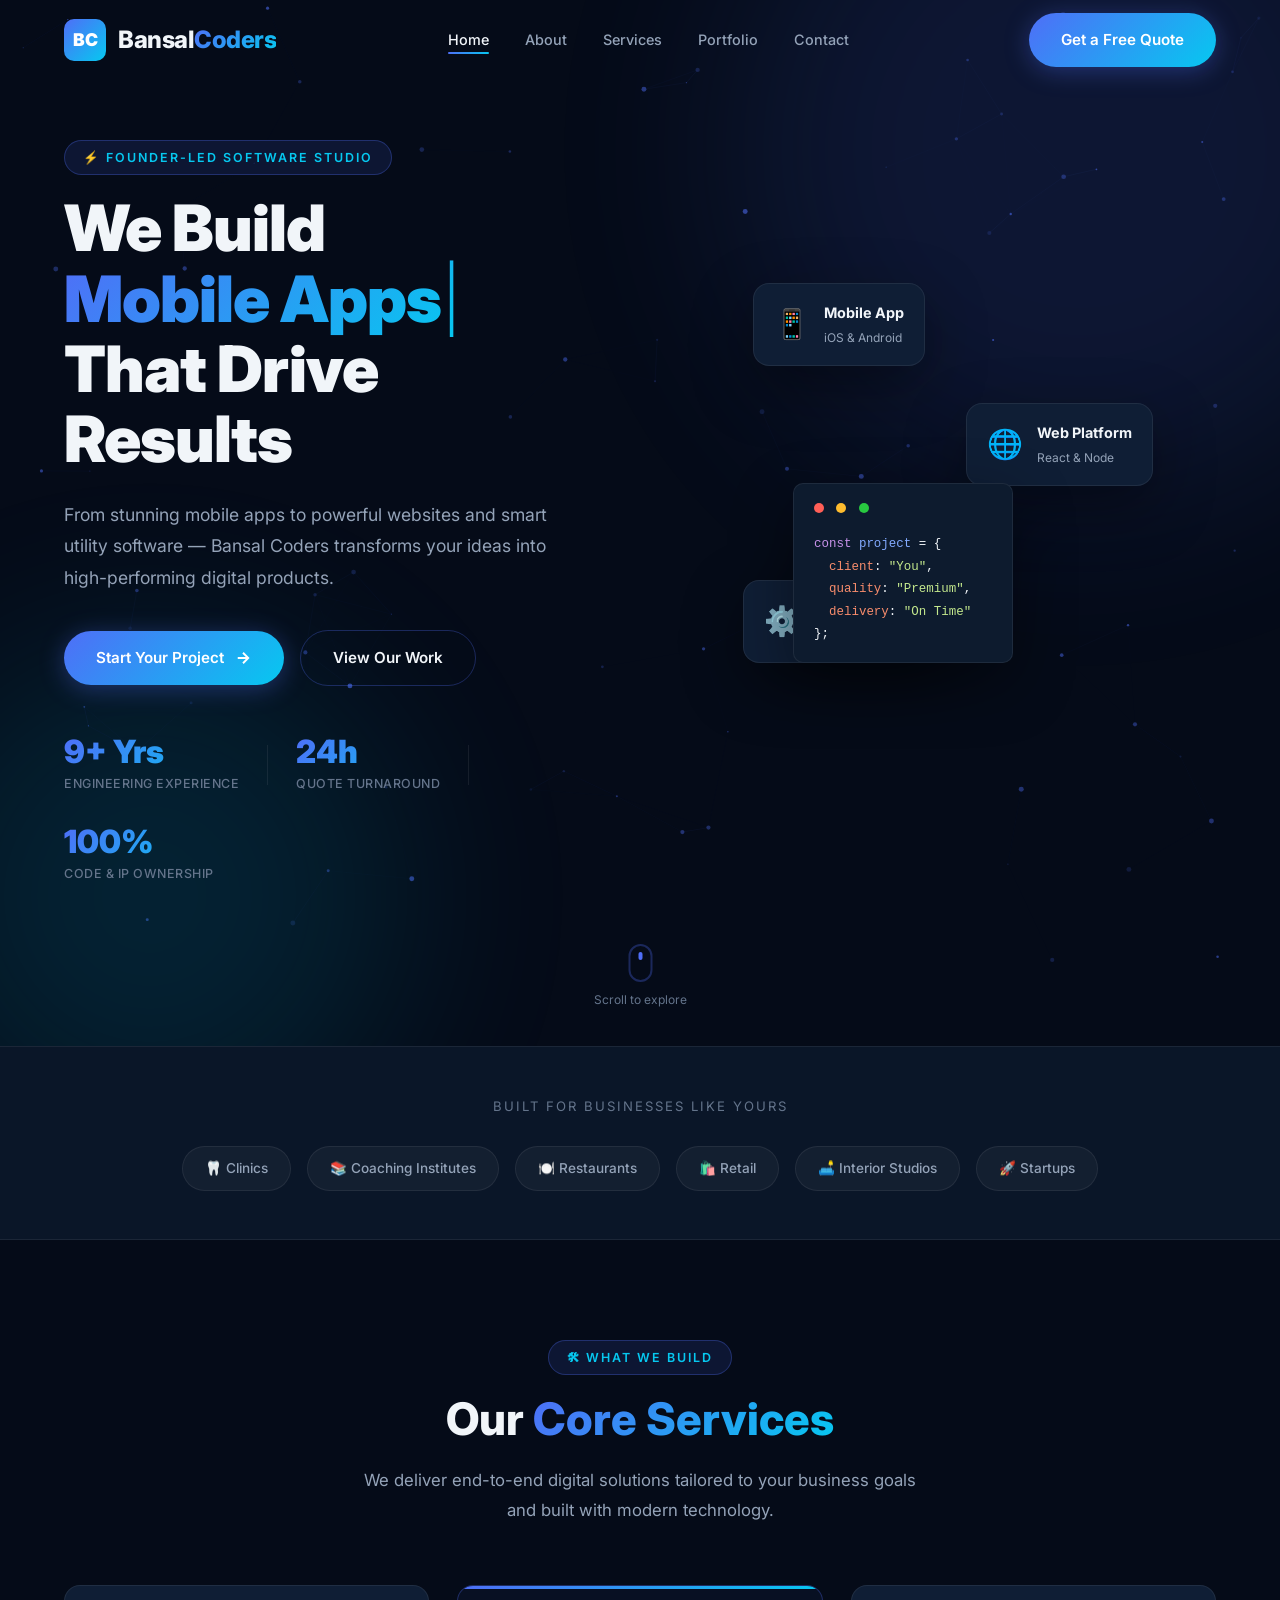
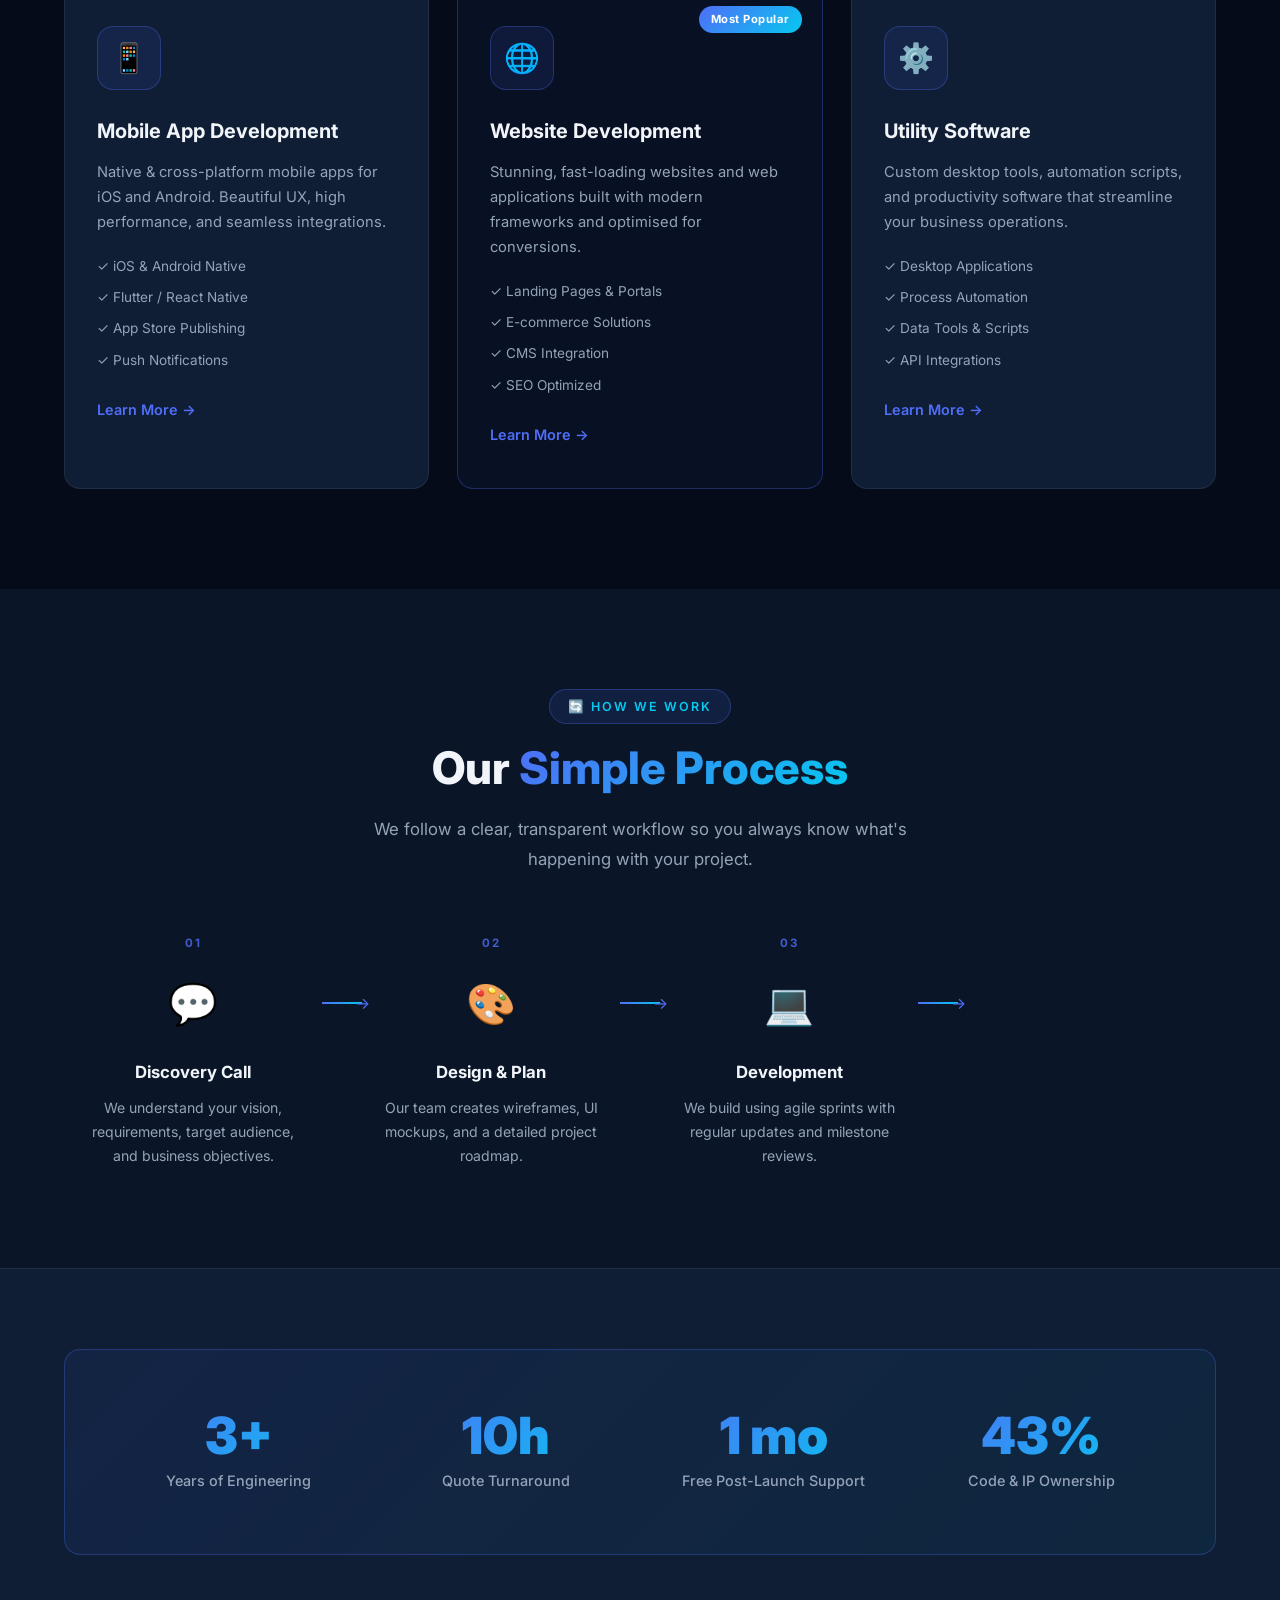
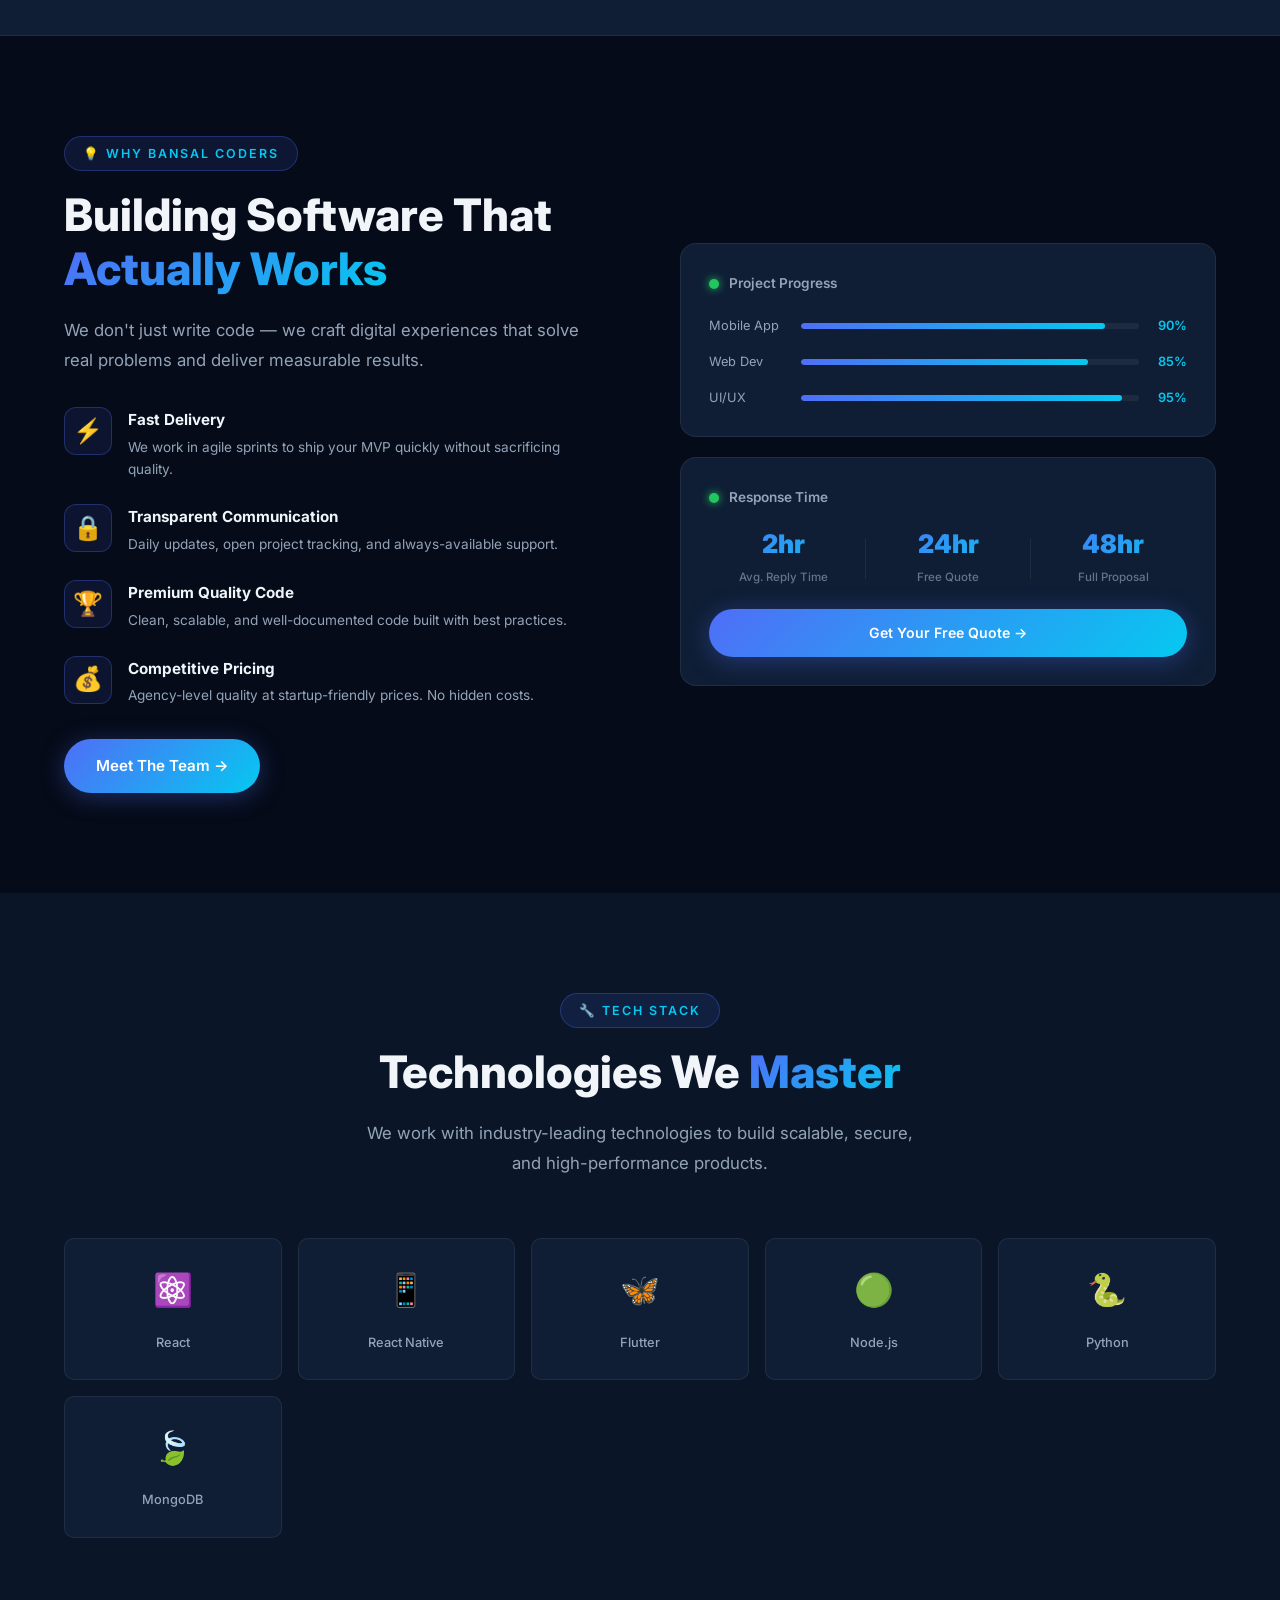
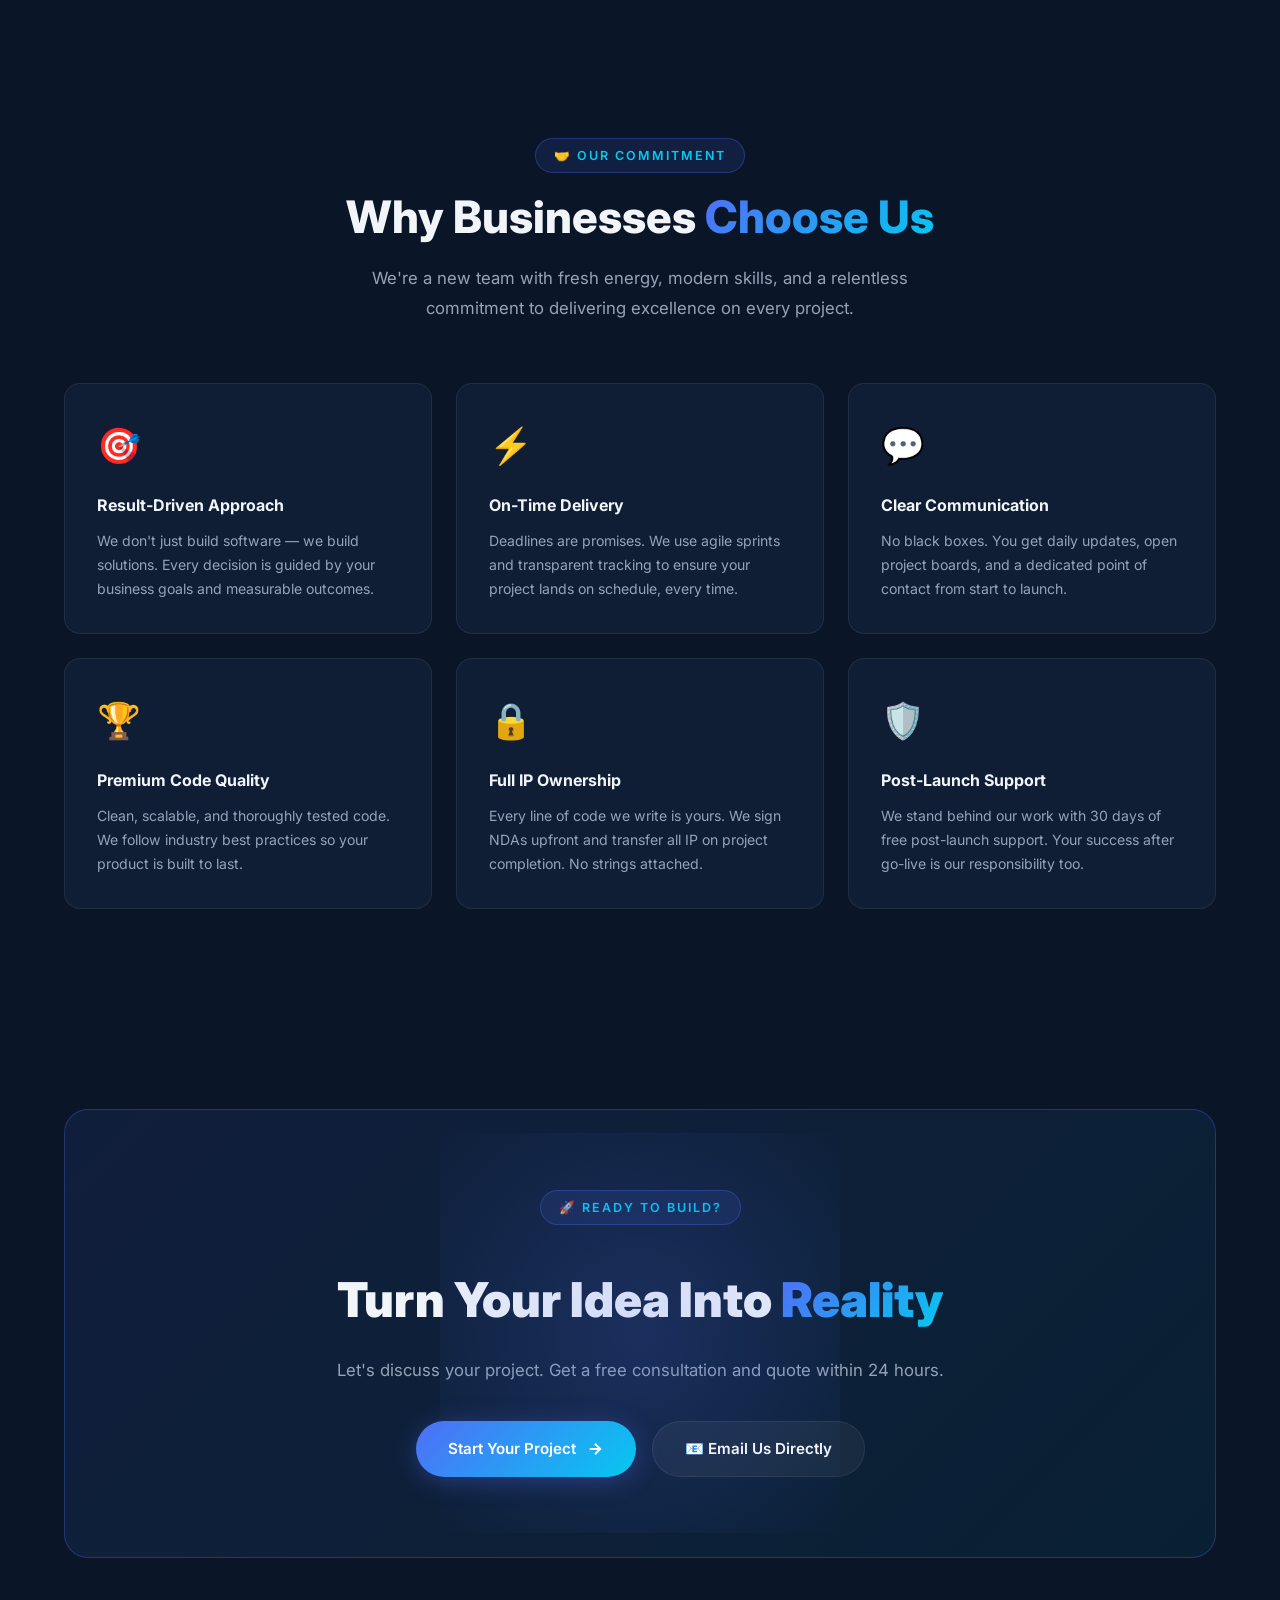
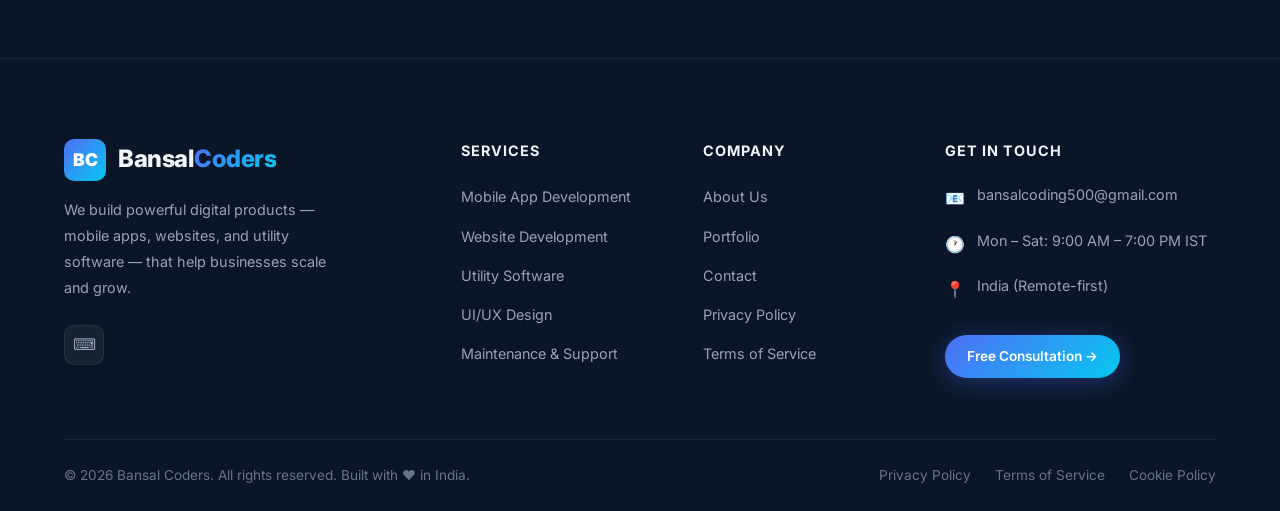
<file: index.html>
<!DOCTYPE html>
<html lang="en">
<head>
  <meta charset="UTF-8" />
  <meta name="viewport" content="width=device-width, initial-scale=1.0" />
  <title>Bansal Coders — Build. Launch. Grow.</title>
  <meta name="description" content="Bansal Coders builds world-class mobile apps, websites, and utility software that help businesses grow faster." />
  <meta name="keywords" content="mobile app development, website development, utility software, Flutter, React, Node.js, India" />
  <meta name="author" content="Bansal Coders" />
  <link rel="canonical" href="https://bansalcoders.com/" />

  <!-- Open Graph -->
  <meta property="og:type" content="website" />
  <meta property="og:url" content="https://bansalcoders.com/" />
  <meta property="og:title" content="Bansal Coders — Build. Launch. Grow." />
  <meta property="og:description" content="We build world-class mobile apps, websites, and utility software that help businesses grow faster." />
  <meta property="og:image" content="https://bansalcoders.com/assets/og-image.png" />

  <!-- Twitter Card -->
  <meta name="twitter:card" content="summary_large_image" />
  <meta name="twitter:title" content="Bansal Coders — Build. Launch. Grow." />
  <meta name="twitter:description" content="We build world-class mobile apps, websites, and utility software that help businesses grow faster." />
  <meta name="twitter:image" content="https://bansalcoders.com/assets/og-image.png" />

  <!-- Theme colour for mobile browsers -->
  <meta name="theme-color" content="#050b18" />

  <link rel="icon" href="assets/favicon.svg" type="image/svg+xml" />
  <link rel="preconnect" href="https://fonts.googleapis.com" />
  <link rel="preconnect" href="https://fonts.gstatic.com" crossorigin />
  <link href="https://fonts.googleapis.com/css2?family=Inter:wght@400;500;600;700;800;900&display=swap" rel="stylesheet" />
  <link rel="stylesheet" href="css/styles.css" />
  <link rel="stylesheet" href="css/home.css" />
</head>
<body>

  <!-- Skip to main content (accessibility) -->
  <a href="#main-content" class="skip-link">Skip to main content</a>

  <!-- Page Loader -->
  <div id="page-loader" class="page-loader" aria-hidden="true">
    <div class="loader-logo">BC</div>
    <div class="loader-bar"><div class="loader-fill"></div></div>
  </div>

  <!-- ═══════════════════════════════════════════════
       NAVBAR
  ═══════════════════════════════════════════════ -->
  <nav class="navbar">
    <div class="nav-inner">
      <a href="index.html" class="nav-logo">
        <div class="logo-icon">BC</div>
        <span>Bansal<span class="gradient-text">Coders</span></span>
      </a>

      <ul class="nav-links">
        <li><a href="index.html" class="active">Home</a></li>
        <li><a href="about.html">About</a></li>
        <li><a href="services.html">Services</a></li>
        <li><a href="portfolio.html">Portfolio</a></li>
        <li><a href="contact.html">Contact</a></li>
      </ul>

      <a href="contact.html" class="btn btn-primary nav-cta">Get a Free Quote</a>
      <div class="hamburger" aria-label="Toggle menu">
        <span></span><span></span><span></span>
      </div>
    </div>
  </nav>

  <!-- Mobile Menu -->
  <div class="mobile-menu">
    <a href="index.html">Home</a>
    <a href="about.html">About</a>
    <a href="services.html">Services</a>
    <a href="portfolio.html">Portfolio</a>
    <a href="contact.html">Contact</a>
    <a href="contact.html" class="btn btn-primary" style="margin-top:8px; justify-content:center;">Get a Free Quote</a>
  </div>

  <!-- ═══════════════════════════════════════════════
       HERO
  ═══════════════════════════════════════════════ -->
  <section class="hero" id="main-content">
    <canvas id="particles-canvas"></canvas>
    <div class="hero-bg-blobs">
      <div class="blob blob-1"></div>
      <div class="blob blob-2"></div>
    </div>

    <div class="container hero-inner">
      <div class="hero-content animate-fade-up">
        <div class="section-tag">⚡ Founder-led software studio</div>
        <h1 class="hero-title">
          We Build<br>
          <span class="gradient-text typed-text" data-words='["Mobile Apps","Websites","Utility Tools","Your Vision"]'>Mobile Apps</span><br>
          That Drive Results
        </h1>
        <p class="hero-desc">
          From stunning mobile apps to powerful websites and smart utility software —
          Bansal Coders transforms your ideas into high-performing digital products.
        </p>
        <div class="hero-actions">
          <a href="contact.html" class="btn btn-primary">
            Start Your Project
            <svg width="18" height="18" viewBox="0 0 24 24" fill="none" stroke="currentColor" stroke-width="2.5"><path d="M5 12h14M12 5l7 7-7 7"/></svg>
          </a>
          <a href="portfolio.html" class="btn btn-outline">View Our Work</a>
        </div>
        <div class="hero-stats">
          <div class="hero-stat">
            <span class="hero-stat-num" data-target="9" data-suffix="+ Yrs">0</span>
            <span class="hero-stat-label">Engineering Experience</span>
          </div>
          <div class="hero-stat-divider"></div>
          <div class="hero-stat">
            <span class="hero-stat-num" data-target="24" data-suffix="h">0</span>
            <span class="hero-stat-label">Quote Turnaround</span>
          </div>
          <div class="hero-stat-divider"></div>
          <div class="hero-stat">
            <span class="hero-stat-num" data-target="100" data-suffix="%">0</span>
            <span class="hero-stat-label">Code &amp; IP Ownership</span>
          </div>
        </div>
      </div>

      <div class="hero-visual animate-float">
        <div class="hero-card-stack">
          <div class="floating-card card-mobile">
            <div class="fc-icon">📱</div>
            <div>
              <div class="fc-title">Mobile App</div>
              <div class="fc-sub">iOS & Android</div>
            </div>
          </div>
          <div class="floating-card card-web">
            <div class="fc-icon">🌐</div>
            <div>
              <div class="fc-title">Web Platform</div>
              <div class="fc-sub">React & Node</div>
            </div>
          </div>
          <div class="floating-card card-util">
            <div class="fc-icon">⚙️</div>
            <div>
              <div class="fc-title">Utility Software</div>
              <div class="fc-sub">Desktop Tools</div>
            </div>
          </div>
          <div class="hero-code-block">
            <div class="code-dot red"></div>
            <div class="code-dot yellow"></div>
            <div class="code-dot green"></div>
            <div class="code-lines">
              <div class="code-line"><span class="c-kw">const</span> <span class="c-var">project</span> = {</div>
              <div class="code-line pl">&nbsp;&nbsp;<span class="c-key">client</span>: <span class="c-str">"You"</span>,</div>
              <div class="code-line pl">&nbsp;&nbsp;<span class="c-key">quality</span>: <span class="c-str">"Premium"</span>,</div>
              <div class="code-line pl">&nbsp;&nbsp;<span class="c-key">delivery</span>: <span class="c-str">"On Time"</span></div>
              <div class="code-line">};</div>
            </div>
          </div>
        </div>
      </div>
    </div>

    <div class="hero-scroll-hint">
      <div class="scroll-mouse"><div class="scroll-wheel"></div></div>
      <span>Scroll to explore</span>
    </div>
  </section>

  <!-- ═══════════════════════════════════════════════
       TRUSTED BY (Logo strip)
  ═══════════════════════════════════════════════ -->
  <section class="trusted-section">
    <div class="container">
      <p class="trusted-label">Built for businesses like yours</p>
      <div class="logo-strip stagger-children">
        <div class="logo-pill">🦷 Clinics</div>
        <div class="logo-pill">📚 Coaching Institutes</div>
        <div class="logo-pill">🍽️ Restaurants</div>
        <div class="logo-pill">🛍️ Retail</div>
        <div class="logo-pill">🛋️ Interior Studios</div>
        <div class="logo-pill">🚀 Startups</div>
      </div>
    </div>
  </section>

  <!-- ═══════════════════════════════════════════════
       SERVICES OVERVIEW
  ═══════════════════════════════════════════════ -->
  <section class="services-overview">
    <div class="container">
      <div class="section-header reveal">
        <div class="section-tag">🛠 What We Build</div>
        <h2 class="section-title">Our <span class="gradient-text">Core Services</span></h2>
        <p class="section-subtitle">We deliver end-to-end digital solutions tailored to your business goals and built with modern technology.</p>
      </div>

      <div class="services-grid stagger-children">
        <div class="service-card">
          <div class="service-icon-wrap">
            <div class="service-icon">📱</div>
          </div>
          <h3>Mobile App Development</h3>
          <p>Native & cross-platform mobile apps for iOS and Android. Beautiful UX, high performance, and seamless integrations.</p>
          <ul class="service-features">
            <li>✓ iOS & Android Native</li>
            <li>✓ Flutter / React Native</li>
            <li>✓ App Store Publishing</li>
            <li>✓ Push Notifications</li>
          </ul>
          <a href="services.html#mobile" class="service-link">Learn More →</a>
        </div>

        <div class="service-card featured">
          <div class="featured-badge">Most Popular</div>
          <div class="service-icon-wrap">
            <div class="service-icon">🌐</div>
          </div>
          <h3>Website Development</h3>
          <p>Stunning, fast-loading websites and web applications built with modern frameworks and optimised for conversions.</p>
          <ul class="service-features">
            <li>✓ Landing Pages & Portals</li>
            <li>✓ E-commerce Solutions</li>
            <li>✓ CMS Integration</li>
            <li>✓ SEO Optimized</li>
          </ul>
          <a href="services.html#web" class="service-link">Learn More →</a>
        </div>

        <div class="service-card">
          <div class="service-icon-wrap">
            <div class="service-icon">⚙️</div>
          </div>
          <h3>Utility Software</h3>
          <p>Custom desktop tools, automation scripts, and productivity software that streamline your business operations.</p>
          <ul class="service-features">
            <li>✓ Desktop Applications</li>
            <li>✓ Process Automation</li>
            <li>✓ Data Tools & Scripts</li>
            <li>✓ API Integrations</li>
          </ul>
          <a href="services.html#utility" class="service-link">Learn More →</a>
        </div>
      </div>
    </div>
  </section>

  <!-- ═══════════════════════════════════════════════
       PROCESS
  ═══════════════════════════════════════════════ -->
  <section class="process-section">
    <div class="container">
      <div class="section-header reveal">
        <div class="section-tag">🔄 How We Work</div>
        <h2 class="section-title">Our <span class="gradient-text">Simple Process</span></h2>
        <p class="section-subtitle">We follow a clear, transparent workflow so you always know what's happening with your project.</p>
      </div>

      <div class="process-steps stagger-children">
        <div class="process-step">
          <div class="step-num">01</div>
          <div class="step-icon">💬</div>
          <h4>Discovery Call</h4>
          <p>We understand your vision, requirements, target audience, and business objectives.</p>
        </div>
        <div class="process-connector"></div>
        <div class="process-step">
          <div class="step-num">02</div>
          <div class="step-icon">🎨</div>
          <h4>Design & Plan</h4>
          <p>Our team creates wireframes, UI mockups, and a detailed project roadmap.</p>
        </div>
        <div class="process-connector"></div>
        <div class="process-step">
          <div class="step-num">03</div>
          <div class="step-icon">💻</div>
          <h4>Development</h4>
          <p>We build using agile sprints with regular updates and milestone reviews.</p>
        </div>
        <div class="process-connector"></div>
        <div class="process-step">
          <div class="step-num">04</div>
          <div class="step-icon">🚀</div>
          <h4>Launch & Support</h4>
          <p>We deploy your product and provide ongoing maintenance and support.</p>
        </div>
      </div>
    </div>
  </section>

  <!-- ═══════════════════════════════════════════════
       STATS
  ═══════════════════════════════════════════════ -->
  <section class="stats-section reveal">
    <div class="container">
      <div class="stats-inner">
        <div class="stats-grid">
          <div class="stat-item">
            <div class="stat-num gradient-text" data-target="9" data-suffix="+">0+</div>
            <div class="stat-label">Years of Engineering</div>
          </div>
          <div class="stat-item">
            <div class="stat-num gradient-text" data-target="24" data-suffix="h">0h</div>
            <div class="stat-label">Quote Turnaround</div>
          </div>
          <div class="stat-item">
            <div class="stat-num gradient-text" data-target="3" data-suffix=" mo">0</div>
            <div class="stat-label">Free Post-Launch Support</div>
          </div>
          <div class="stat-item">
            <div class="stat-num gradient-text" data-target="100" data-suffix="%">0%</div>
            <div class="stat-label">Code &amp; IP Ownership</div>
          </div>
        </div>
      </div>
    </div>
  </section>

  <!-- ═══════════════════════════════════════════════
       WHY CHOOSE US
  ═══════════════════════════════════════════════ -->
  <section class="why-section">
    <div class="container why-inner">
      <div class="why-left reveal-left">
        <div class="section-tag">💡 Why Bansal Coders</div>
        <h2 class="section-title">Building Software That <span class="gradient-text">Actually Works</span></h2>
        <p class="section-subtitle">We don't just write code — we craft digital experiences that solve real problems and deliver measurable results.</p>
        <div class="why-features">
          <div class="why-feature">
            <div class="wf-icon">⚡</div>
            <div>
              <h5>Fast Delivery</h5>
              <p>We work in agile sprints to ship your MVP quickly without sacrificing quality.</p>
            </div>
          </div>
          <div class="why-feature">
            <div class="wf-icon">🔒</div>
            <div>
              <h5>Transparent Communication</h5>
              <p>Daily updates, open project tracking, and always-available support.</p>
            </div>
          </div>
          <div class="why-feature">
            <div class="wf-icon">🏆</div>
            <div>
              <h5>Premium Quality Code</h5>
              <p>Clean, scalable, and well-documented code built with best practices.</p>
            </div>
          </div>
          <div class="why-feature">
            <div class="wf-icon">💰</div>
            <div>
              <h5>Competitive Pricing</h5>
              <p>Agency-level quality at startup-friendly prices. No hidden costs.</p>
            </div>
          </div>
        </div>
        <a href="about.html" class="btn btn-primary">Meet The Team →</a>
      </div>
      <div class="why-right reveal-right">
        <div class="why-visual">
          <div class="why-card wc-1">
            <div class="wc-header">
              <div class="wc-dot"></div>
              <span>Project Progress</span>
            </div>
            <div class="progress-bars">
              <div class="progress-item">
                <span>Mobile App</span>
                <div class="progress-track"><div class="progress-fill" style="width:90%"></div></div>
                <span>90%</span>
              </div>
              <div class="progress-item">
                <span>Web Dev</span>
                <div class="progress-track"><div class="progress-fill" style="width:85%"></div></div>
                <span>85%</span>
              </div>
              <div class="progress-item">
                <span>UI/UX</span>
                <div class="progress-track"><div class="progress-fill" style="width:95%"></div></div>
                <span>95%</span>
              </div>
            </div>
          </div>
          <div class="why-card wc-2">
            <div class="wc-header">
              <div class="wc-dot"></div>
              <span>Response Time</span>
            </div>
            <div class="response-stats">
              <div class="rs-item">
                <span class="rs-val gradient-text">2hr</span>
                <span class="rs-label">Avg. Reply Time</span>
              </div>
              <div class="rs-divider"></div>
              <div class="rs-item">
                <span class="rs-val gradient-text">24hr</span>
                <span class="rs-label">Free Quote</span>
              </div>
              <div class="rs-divider"></div>
              <div class="rs-item">
                <span class="rs-val gradient-text">48hr</span>
                <span class="rs-label">Full Proposal</span>
              </div>
            </div>
            <a href="contact.html" class="btn btn-primary" style="width:100%;justify-content:center;margin-top:20px;font-size:0.88rem;padding:12px">Get Your Free Quote →</a>
          </div>
        </div>
      </div>
    </div>
  </section>

  <!-- ═══════════════════════════════════════════════
       TECH STACK
  ═══════════════════════════════════════════════ -->
  <section class="tech-section">
    <div class="container">
      <div class="section-header reveal">
        <div class="section-tag">🔧 Tech Stack</div>
        <h2 class="section-title">Technologies We <span class="gradient-text">Master</span></h2>
        <p class="section-subtitle">We work with industry-leading technologies to build scalable, secure, and high-performance products.</p>
      </div>

      <div class="tech-grid stagger-children">
        <div class="tech-item" data-tooltip="React">
          <div class="tech-logo">⚛️</div>
          <span>React</span>
        </div>
        <div class="tech-item" data-tooltip="React Native">
          <div class="tech-logo">📱</div>
          <span>React Native</span>
        </div>
        <div class="tech-item" data-tooltip="Flutter">
          <div class="tech-logo">🦋</div>
          <span>Flutter</span>
        </div>
        <div class="tech-item" data-tooltip="Node.js">
          <div class="tech-logo">🟢</div>
          <span>Node.js</span>
        </div>
        <div class="tech-item" data-tooltip="Python">
          <div class="tech-logo">🐍</div>
          <span>Python</span>
        </div>
        <div class="tech-item" data-tooltip="MongoDB">
          <div class="tech-logo">🍃</div>
          <span>MongoDB</span>
        </div>
        <div class="tech-item" data-tooltip="PostgreSQL">
          <div class="tech-logo">🐘</div>
          <span>PostgreSQL</span>
        </div>
        <div class="tech-item" data-tooltip="Firebase">
          <div class="tech-logo">🔥</div>
          <span>Firebase</span>
        </div>
        <div class="tech-item" data-tooltip="AWS">
          <div class="tech-logo">☁️</div>
          <span>AWS</span>
        </div>
        <div class="tech-item" data-tooltip="Next.js">
          <div class="tech-logo">▲</div>
          <span>Next.js</span>
        </div>
      </div>
    </div>
  </section>

  <!-- ═══════════════════════════════════════════════
       OUR COMMITMENT
  ═══════════════════════════════════════════════ -->
  <section class="commitment-section">
    <div class="container">
      <div class="section-header reveal">
        <div class="section-tag">🤝 Our Commitment</div>
        <h2 class="section-title">Why Businesses <span class="gradient-text">Choose Us</span></h2>
        <p class="section-subtitle">We're a new team with fresh energy, modern skills, and a relentless commitment to delivering excellence on every project.</p>
      </div>
      <div class="commitment-grid stagger-children">
        <div class="commitment-card">
          <div class="comm-icon">🎯</div>
          <h4>Result-Driven Approach</h4>
          <p>We don't just build software — we build solutions. Every decision is guided by your business goals and measurable outcomes.</p>
        </div>
        <div class="commitment-card">
          <div class="comm-icon">⚡</div>
          <h4>On-Time Delivery</h4>
          <p>Deadlines are promises. We use agile sprints and transparent tracking to ensure your project lands on schedule, every time.</p>
        </div>
        <div class="commitment-card">
          <div class="comm-icon">💬</div>
          <h4>Clear Communication</h4>
          <p>No black boxes. You get daily updates, open project boards, and a dedicated point of contact from start to launch.</p>
        </div>
        <div class="commitment-card">
          <div class="comm-icon">🏆</div>
          <h4>Premium Code Quality</h4>
          <p>Clean, scalable, and thoroughly tested code. We follow industry best practices so your product is built to last.</p>
        </div>
        <div class="commitment-card">
          <div class="comm-icon">🔒</div>
          <h4>Full IP Ownership</h4>
          <p>Every line of code we write is yours. We sign NDAs upfront and transfer all IP on project completion. No strings attached.</p>
        </div>
        <div class="commitment-card">
          <div class="comm-icon">🛡️</div>
          <h4>Post-Launch Support</h4>
          <p>We stand behind our work with 30 days of free post-launch support. Your success after go-live is our responsibility too.</p>
        </div>
      </div>
    </div>
  </section>

  <!-- ═══════════════════════════════════════════════
       CTA BANNER
  ═══════════════════════════════════════════════ -->
  <section class="cta-section reveal">
    <div class="container">
      <div class="cta-inner">
        <div class="cta-blob"></div>
        <div class="section-tag">🚀 Ready to Build?</div>
        <h2>Turn Your Idea Into <span class="gradient-text">Reality</span></h2>
        <p>Let's discuss your project. Get a free consultation and quote within 24 hours.</p>
        <div class="cta-actions">
          <a href="contact.html" class="btn btn-primary">
            Start Your Project
            <svg width="18" height="18" viewBox="0 0 24 24" fill="none" stroke="currentColor" stroke-width="2.5"><path d="M5 12h14M12 5l7 7-7 7"/></svg>
          </a>
          <a href="mailto:bansalcoding500@gmail.com" class="btn btn-ghost">
            📧 Email Us Directly
          </a>
        </div>
      </div>
    </div>
  </section>

  <!-- ═══════════════════════════════════════════════
       FOOTER
  ═══════════════════════════════════════════════ -->
  <footer class="footer">
    <div class="container">
      <div class="footer-grid">
        <div class="footer-brand">
          <a href="index.html" class="nav-logo">
            <div class="logo-icon">BC</div>
            <span>Bansal<span class="gradient-text">Coders</span></span>
          </a>
          <p>We build powerful digital products — mobile apps, websites, and utility software — that help businesses scale and grow.</p>
          <div class="social-links">
            <a href="https://github.com/shubhambansal500" class="social-link" aria-label="GitHub" target="_blank" rel="noopener">⌨</a>
          </div>
        </div>

        <div class="footer-col">
          <h4>Services</h4>
          <ul>
            <li><a href="services.html#mobile">Mobile App Development</a></li>
            <li><a href="services.html#web">Website Development</a></li>
            <li><a href="services.html#utility">Utility Software</a></li>
            <li><a href="services.html#uiux">UI/UX Design</a></li>
            <li><a href="services.html#maintenance">Maintenance & Support</a></li>
          </ul>
        </div>

        <div class="footer-col">
          <h4>Company</h4>
          <ul>
            <li><a href="about.html">About Us</a></li>
            <li><a href="portfolio.html">Portfolio</a></li>
            <li><a href="contact.html">Contact</a></li>
            <li><a href="privacy.html">Privacy Policy</a></li>
            <li><a href="terms.html">Terms of Service</a></li>
          </ul>
        </div>

        <div class="footer-col">
          <h4>Get In Touch</h4>
          <div class="footer-contact-item">
            <span>📧</span>
            <a href="mailto:bansalcoding500@gmail.com">bansalcoding500@gmail.com</a>
          </div>
          <div class="footer-contact-item">
            <span>🕐</span>
            <p>Mon – Sat: 9:00 AM – 7:00 PM IST</p>
          </div>
          <div class="footer-contact-item">
            <span>📍</span>
            <p>India (Remote-first)</p>
          </div>
          <a href="contact.html" class="btn btn-primary" style="margin-top:16px;font-size:0.85rem;padding:10px 22px">Free Consultation →</a>
        </div>
      </div>

      <div class="footer-bottom">
        <p>© 2026 Bansal Coders. All rights reserved. Built with ❤️ in India.</p>
        <div class="footer-bottom-links">
          <a href="privacy.html">Privacy Policy</a>
          <a href="terms.html">Terms of Service</a>
          <a href="privacy.html#cookies">Cookie Policy</a>
        </div>
      </div>
    </div>
  </footer>

  <!-- Floating Action Buttons -->
  <div class="fab-group" aria-label="Quick contact options">
    <a href="mailto:bansalcoding500@gmail.com" class="fab fab-email" aria-label="Email us" title="Email us">
      <svg width="22" height="22" viewBox="0 0 24 24" fill="none" stroke="currentColor" stroke-width="2"><rect x="2" y="4" width="20" height="16" rx="2"/><path d="m2 7 10 7 10-7"/></svg>
    </a>
    <a href="contact.html" class="fab fab-quote" aria-label="Get a free quote" title="Get a free quote">
      <svg width="22" height="22" viewBox="0 0 24 24" fill="none" stroke="currentColor" stroke-width="2"><path d="M21 15a2 2 0 0 1-2 2H7l-4 4V5a2 2 0 0 1 2-2h14a2 2 0 0 1 2 2z"/></svg>
    </a>
  </div>

  <!-- Back to Top -->
  <button class="back-to-top" id="back-to-top" aria-label="Back to top" title="Back to top">
    <svg width="20" height="20" viewBox="0 0 24 24" fill="none" stroke="currentColor" stroke-width="2.5"><path d="M18 15l-6-6-6 6"/></svg>
  </button>

  <script src="js/main.js"></script>
</body>
</html>
</file>
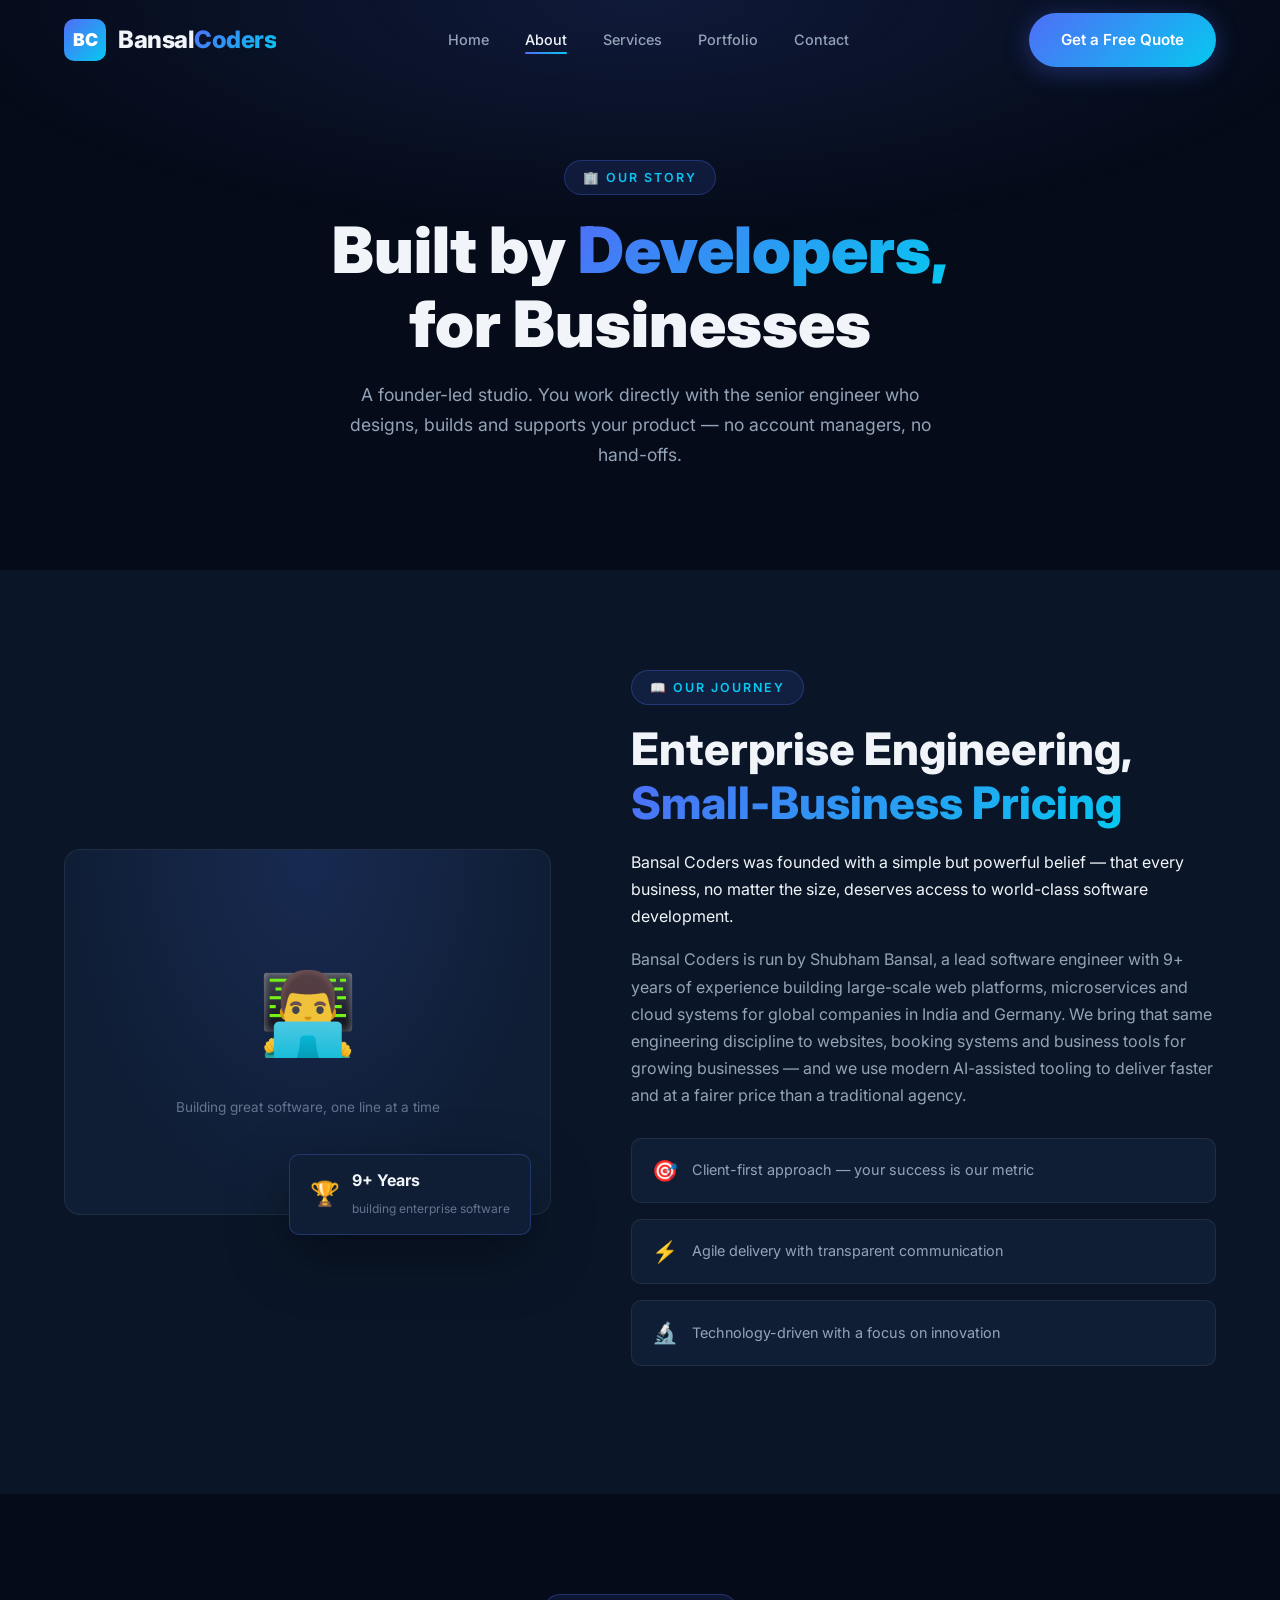
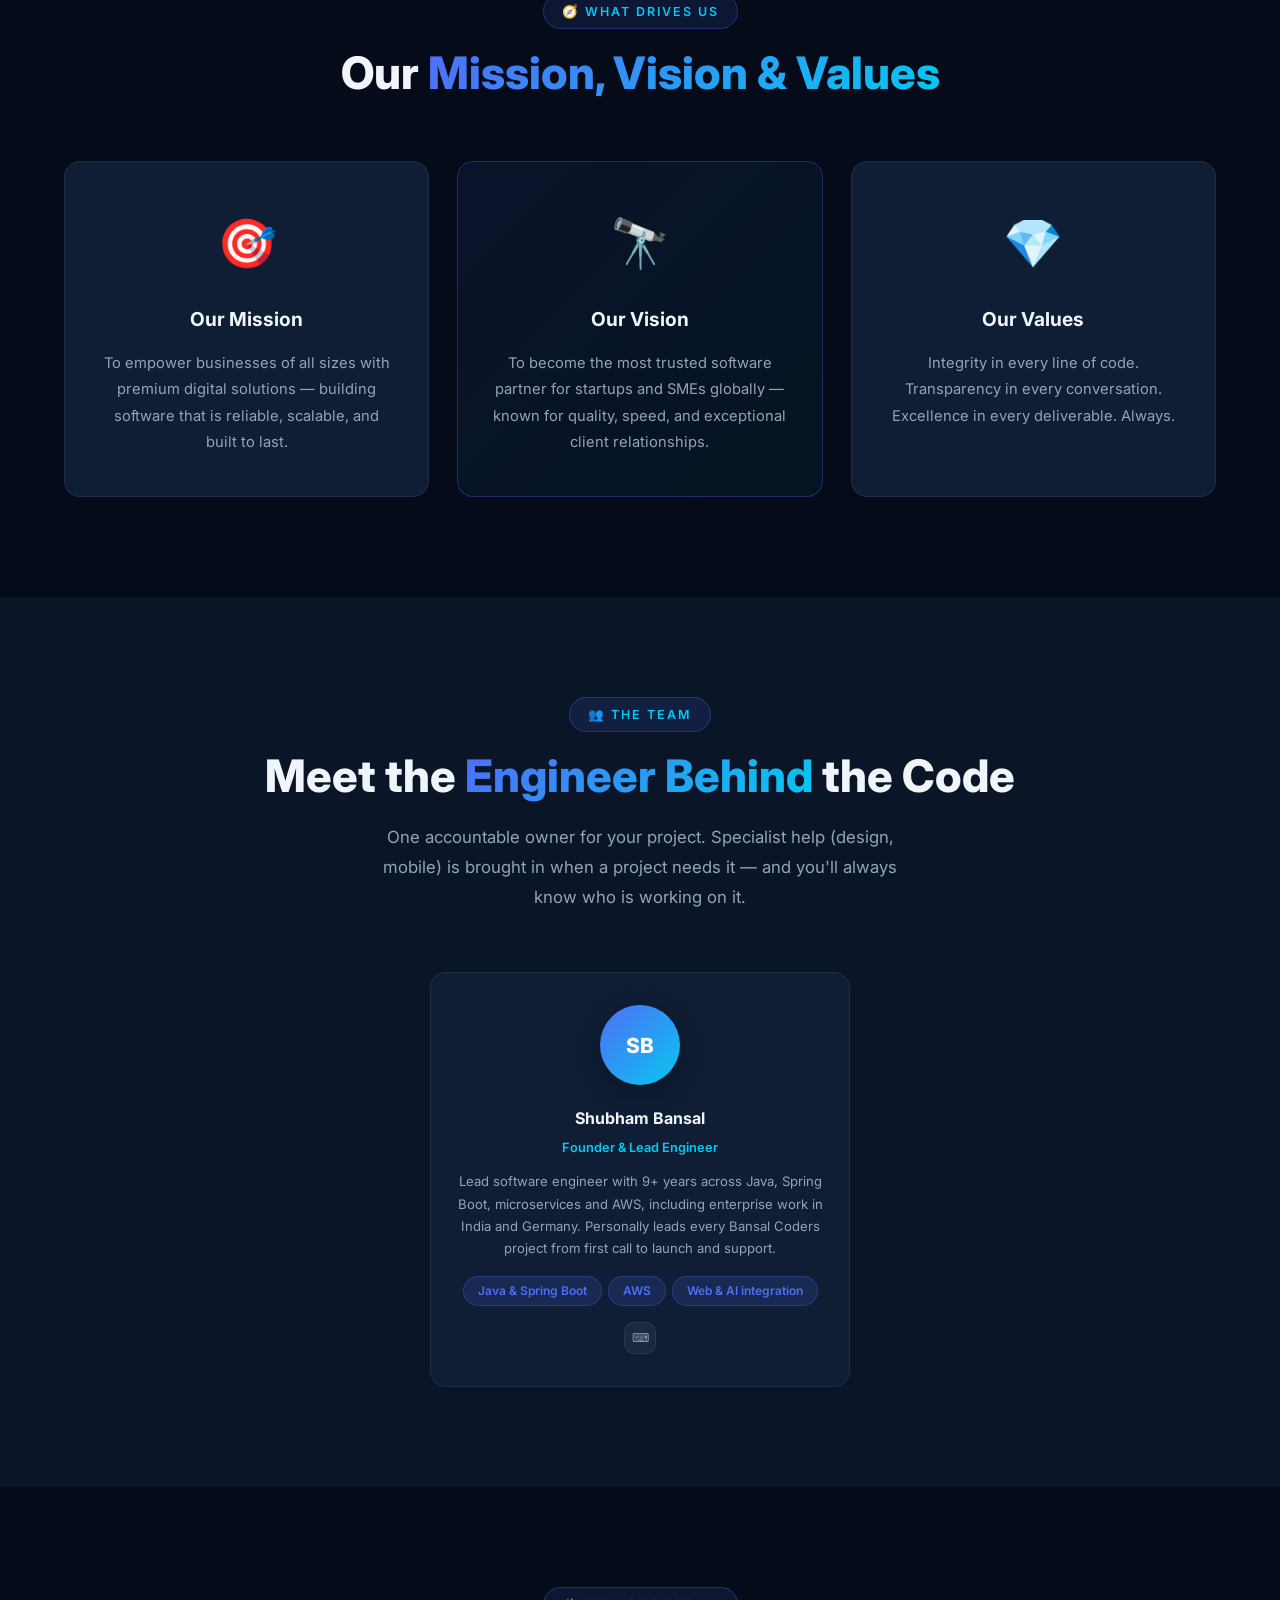
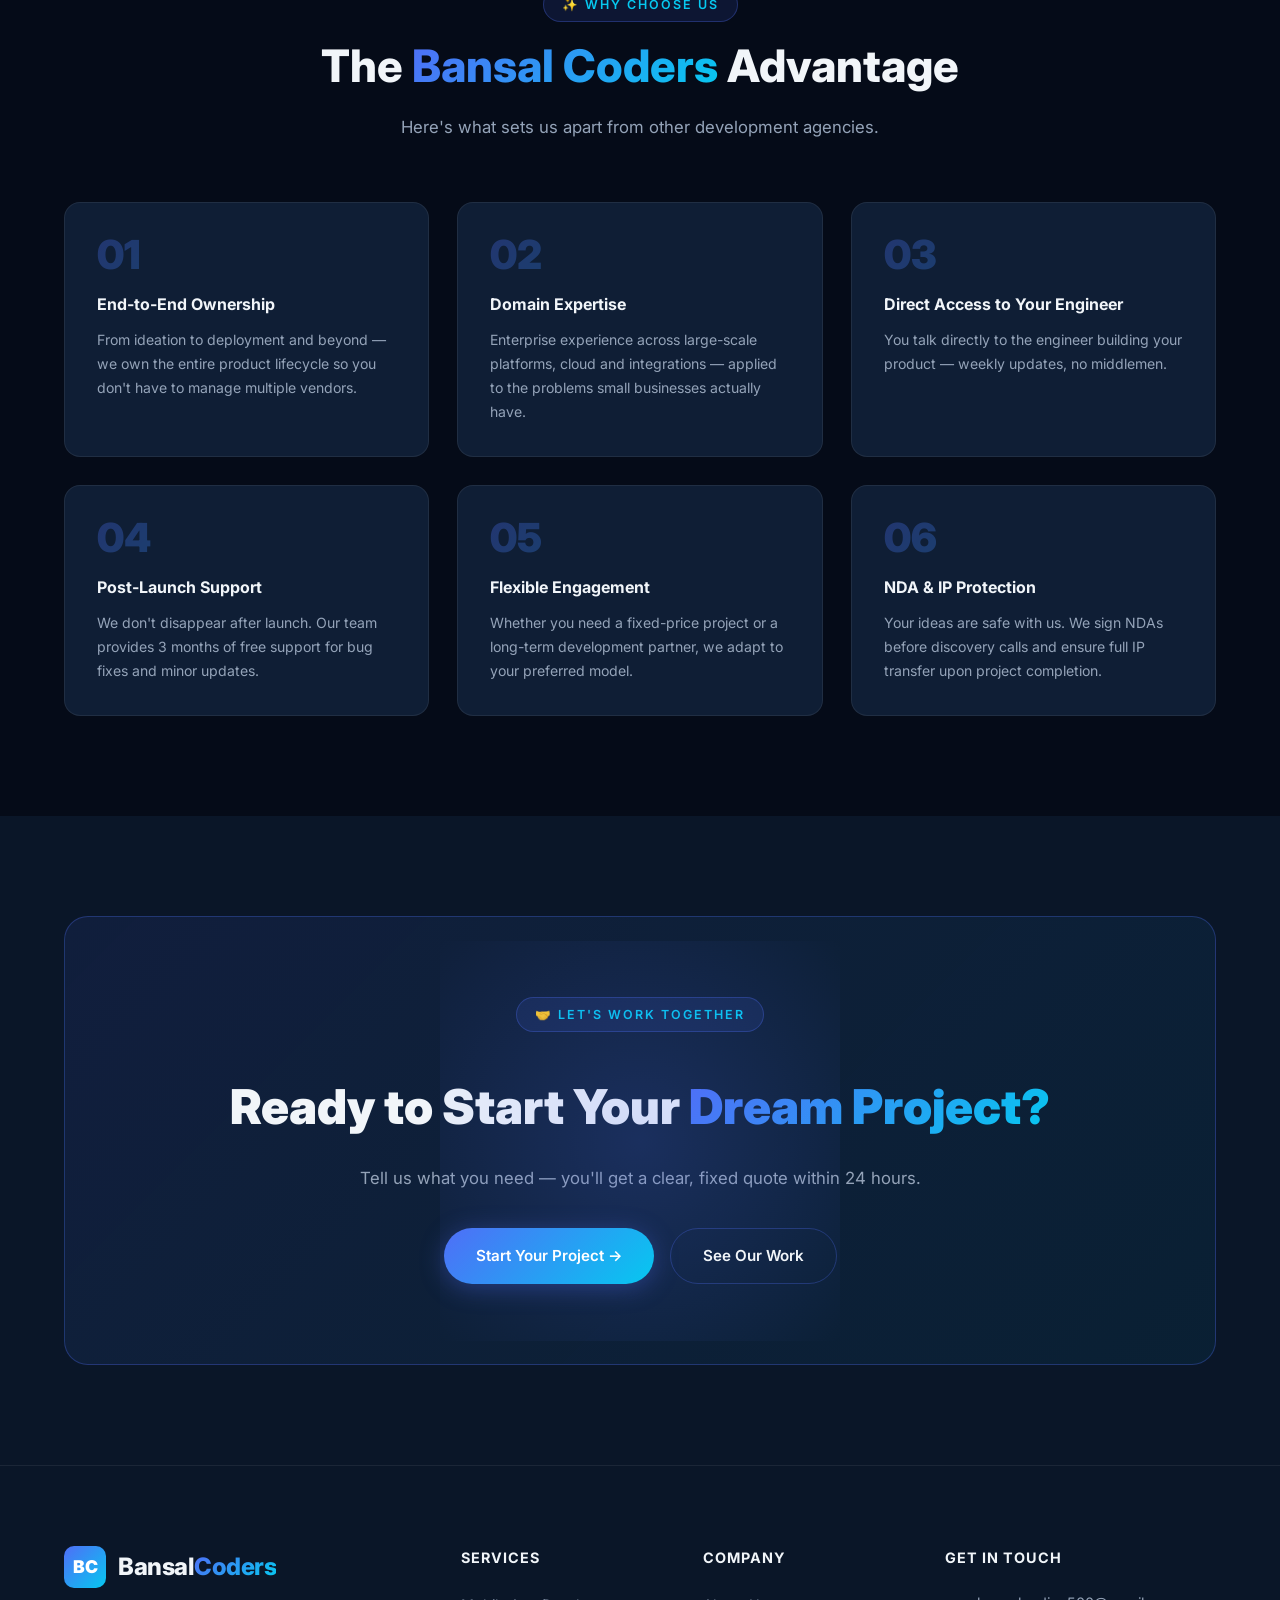
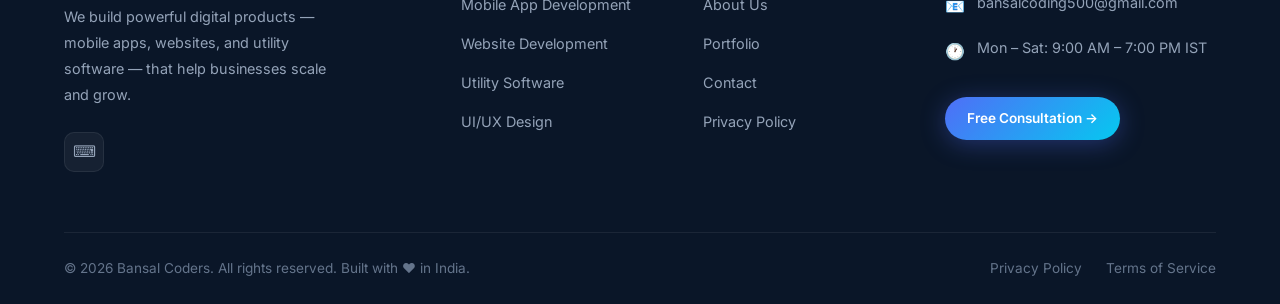
<file: about.html>
<!DOCTYPE html>
<html lang="en">
<head>
  <meta charset="UTF-8" />
  <meta name="viewport" content="width=device-width, initial-scale=1.0" />
  <title>About Us — Bansal Coders</title>
  <meta name="description" content="Learn about Bansal Coders — our story, mission, team, and the values that drive us to build exceptional digital products." />
  <meta name="keywords" content="about Bansal Coders, software team India, app development team, web developers" />
  <meta name="author" content="Bansal Coders" />
  <link rel="canonical" href="https://bansalcoders.com/about.html" />
  <meta property="og:type" content="website" />
  <meta property="og:url" content="https://bansalcoders.com/about.html" />
  <meta property="og:title" content="About Us — Bansal Coders" />
  <meta property="og:description" content="Meet the team behind Bansal Coders — passionate developers building world-class digital products." />
  <meta property="og:image" content="https://bansalcoders.com/assets/og-image.png" />
  <meta name="twitter:card" content="summary_large_image" />
  <meta name="twitter:title" content="About Us — Bansal Coders" />
  <meta name="twitter:description" content="Meet the team behind Bansal Coders — passionate developers building world-class digital products." />
  <meta name="theme-color" content="#050b18" />
  <link rel="icon" href="assets/favicon.svg" type="image/svg+xml" />
  <link rel="preconnect" href="https://fonts.googleapis.com" />
  <link rel="preconnect" href="https://fonts.gstatic.com" crossorigin />
  <link href="https://fonts.googleapis.com/css2?family=Inter:wght@400;500;600;700;800;900&display=swap" rel="stylesheet" />
  <link rel="stylesheet" href="css/styles.css" />
  <link rel="stylesheet" href="css/about.css" />
</head>
<body>
  <a href="#main-content" class="skip-link">Skip to main content</a>
  <div id="page-loader" class="page-loader" aria-hidden="true">
    <div class="loader-logo">BC</div>
    <div class="loader-bar"><div class="loader-fill"></div></div>
  </div>

  <!-- NAVBAR -->
  <nav class="navbar">
    <div class="nav-inner">
      <a href="index.html" class="nav-logo">
        <div class="logo-icon">BC</div>
        <span>Bansal<span class="gradient-text">Coders</span></span>
      </a>
      <ul class="nav-links">
        <li><a href="index.html">Home</a></li>
        <li><a href="about.html" class="active">About</a></li>
        <li><a href="services.html">Services</a></li>
        <li><a href="portfolio.html">Portfolio</a></li>
        <li><a href="contact.html">Contact</a></li>
      </ul>
      <a href="contact.html" class="btn btn-primary nav-cta">Get a Free Quote</a>
      <div class="hamburger"><span></span><span></span><span></span></div>
    </div>
  </nav>
  <div class="mobile-menu">
    <a href="index.html">Home</a>
    <a href="about.html">About</a>
    <a href="services.html">Services</a>
    <a href="portfolio.html">Portfolio</a>
    <a href="contact.html">Contact</a>
    <a href="contact.html" class="btn btn-primary" style="margin-top:8px;justify-content:center;">Get a Free Quote</a>
  </div>

  <!-- PAGE HEADER -->
  <section class="page-header" id="main-content">
    <div class="container">
      <div class="section-tag">🏢 Our Story</div>
      <h1>Built by <span class="gradient-text">Developers,</span><br>for Businesses</h1>
      <p>A founder-led studio. You work directly with the senior engineer who designs, builds and supports your product — no account managers, no hand-offs.</p>
    </div>
  </section>

  <!-- STORY SECTION -->
  <section class="story-section">
    <div class="container story-inner">
      <div class="story-left reveal-left">
        <div class="story-image-wrap">
          <div class="story-img-placeholder">
            <div class="story-img-icon">👨‍💻</div>
            <p>Building great software, one line at a time</p>
          </div>
          <div class="story-badge">
            <span>🏆</span>
            <div>
              <strong>9+ Years</strong>
              <span>building enterprise software</span>
            </div>
          </div>
        </div>
      </div>
      <div class="story-right reveal-right">
        <div class="section-tag">📖 Our Journey</div>
        <h2 class="section-title">Enterprise Engineering, <span class="gradient-text">Small-Business Pricing</span></h2>
        <p>Bansal Coders was founded with a simple but powerful belief — that every business, no matter the size, deserves access to world-class software development.</p>
        <p style="margin-top:16px; color: var(--text-secondary);">Bansal Coders is run by Shubham Bansal, a lead software engineer with 9+ years of experience building large-scale web platforms, microservices and cloud systems for global companies in India and Germany. We bring that same engineering discipline to websites, booking systems and business tools for growing businesses — and we use modern AI-assisted tooling to deliver faster and at a fairer price than a traditional agency.</p>
        <div class="story-highlights">
          <div class="story-highlight">
            <span>🎯</span>
            <p>Client-first approach — your success is our metric</p>
          </div>
          <div class="story-highlight">
            <span>⚡</span>
            <p>Agile delivery with transparent communication</p>
          </div>
          <div class="story-highlight">
            <span>🔬</span>
            <p>Technology-driven with a focus on innovation</p>
          </div>
        </div>
      </div>
    </div>
  </section>

  <!-- MISSION / VISION / VALUES -->
  <section class="mvv-section">
    <div class="container">
      <div class="section-header reveal">
        <div class="section-tag">🧭 What Drives Us</div>
        <h2 class="section-title">Our <span class="gradient-text">Mission, Vision & Values</span></h2>
      </div>
      <div class="mvv-grid stagger-children">
        <div class="mvv-card">
          <div class="mvv-icon">🎯</div>
          <h3>Our Mission</h3>
          <p>To empower businesses of all sizes with premium digital solutions — building software that is reliable, scalable, and built to last.</p>
        </div>
        <div class="mvv-card featured-mvv">
          <div class="mvv-icon">🔭</div>
          <h3>Our Vision</h3>
          <p>To become the most trusted software partner for startups and SMEs globally — known for quality, speed, and exceptional client relationships.</p>
        </div>
        <div class="mvv-card">
          <div class="mvv-icon">💎</div>
          <h3>Our Values</h3>
          <p>Integrity in every line of code. Transparency in every conversation. Excellence in every deliverable. Always.</p>
        </div>
      </div>
    </div>
  </section>

  <!-- TEAM SECTION -->
  <section class="team-section">
    <div class="container">
      <div class="section-header reveal">
        <div class="section-tag">👥 The Team</div>
        <h2 class="section-title">Meet the <span class="gradient-text">Engineer Behind</span> the Code</h2>
        <p class="section-subtitle">One accountable owner for your project. Specialist help (design, mobile) is brought in when a project needs it — and you'll always know who is working on it.</p>
      </div>
      <div class="team-grid stagger-children" style="grid-template-columns:minmax(0,420px);justify-content:center">
        <div class="team-card">
          <div class="team-avatar" style="background: linear-gradient(135deg,#4f6ef7,#06c8f0)">SB</div>
          <h4>Shubham Bansal</h4>
          <p class="team-role">Founder &amp; Lead Engineer</p>
          <p class="team-bio">Lead software engineer with 9+ years across Java, Spring Boot, microservices and AWS, including enterprise work in India and Germany. Personally leads every Bansal Coders project from first call to launch and support.</p>
          <div class="team-skills">
            <span class="badge">Java &amp; Spring Boot</span>
            <span class="badge">AWS</span>
            <span class="badge">Web &amp; AI integration</span>
          </div>
          <div class="team-social">
            <a href="https://github.com/shubhambansal500" class="social-link" style="width:32px;height:32px;font-size:0.75rem" aria-label="GitHub" target="_blank" rel="noopener">⌨</a>
          </div>
        </div>
      </div>
    </div>
  </section>

  <!-- WHY WORK WITH US -->
  <section class="perks-section">
    <div class="container">
      <div class="section-header reveal">
        <div class="section-tag">✨ Why Choose Us</div>
        <h2 class="section-title">The <span class="gradient-text">Bansal Coders</span> Advantage</h2>
        <p class="section-subtitle">Here's what sets us apart from other development agencies.</p>
      </div>
      <div class="perks-grid stagger-children">
        <div class="perk-item">
          <div class="perk-num">01</div>
          <h4>End-to-End Ownership</h4>
          <p>From ideation to deployment and beyond — we own the entire product lifecycle so you don't have to manage multiple vendors.</p>
        </div>
        <div class="perk-item">
          <div class="perk-num">02</div>
          <h4>Domain Expertise</h4>
          <p>Enterprise experience across large-scale platforms, cloud and integrations — applied to the problems small businesses actually have.</p>
        </div>
        <div class="perk-item">
          <div class="perk-num">03</div>
          <h4>Direct Access to Your Engineer</h4>
          <p>You talk directly to the engineer building your product — weekly updates, no middlemen.</p>
        </div>
        <div class="perk-item">
          <div class="perk-num">04</div>
          <h4>Post-Launch Support</h4>
          <p>We don't disappear after launch. Our team provides 3 months of free support for bug fixes and minor updates.</p>
        </div>
        <div class="perk-item">
          <div class="perk-num">05</div>
          <h4>Flexible Engagement</h4>
          <p>Whether you need a fixed-price project or a long-term development partner, we adapt to your preferred model.</p>
        </div>
        <div class="perk-item">
          <div class="perk-num">06</div>
          <h4>NDA & IP Protection</h4>
          <p>Your ideas are safe with us. We sign NDAs before discovery calls and ensure full IP transfer upon project completion.</p>
        </div>
      </div>
    </div>
  </section>

  <!-- CTA -->
  <section class="cta-section reveal">
    <div class="container">
      <div class="cta-inner">
        <div class="cta-blob"></div>
        <div class="section-tag">🤝 Let's Work Together</div>
        <h2>Ready to Start Your <span class="gradient-text">Dream Project?</span></h2>
        <p>Tell us what you need — you'll get a clear, fixed quote within 24 hours.</p>
        <div class="cta-actions">
          <a href="contact.html" class="btn btn-primary">Start Your Project →</a>
          <a href="portfolio.html" class="btn btn-outline">See Our Work</a>
        </div>
      </div>
    </div>
  </section>

  <!-- FOOTER -->
  <footer class="footer">
    <div class="container">
      <div class="footer-grid">
        <div class="footer-brand">
          <a href="index.html" class="nav-logo">
            <div class="logo-icon">BC</div>
            <span>Bansal<span class="gradient-text">Coders</span></span>
          </a>
          <p>We build powerful digital products — mobile apps, websites, and utility software — that help businesses scale and grow.</p>
          <div class="social-links">
            <a href="https://github.com/shubhambansal500" class="social-link" aria-label="GitHub" target="_blank" rel="noopener">⌨</a>
          </div>
        </div>
        <div class="footer-col">
          <h4>Services</h4>
          <ul>
            <li><a href="services.html#mobile">Mobile App Development</a></li>
            <li><a href="services.html#web">Website Development</a></li>
            <li><a href="services.html#utility">Utility Software</a></li>
            <li><a href="services.html#uiux">UI/UX Design</a></li>
          </ul>
        </div>
        <div class="footer-col">
          <h4>Company</h4>
          <ul>
            <li><a href="about.html">About Us</a></li>
            <li><a href="portfolio.html">Portfolio</a></li>
            <li><a href="contact.html">Contact</a></li>
            <li><a href="privacy.html">Privacy Policy</a></li>
          </ul>
        </div>
        <div class="footer-col">
          <h4>Get In Touch</h4>
          <div class="footer-contact-item">
            <span>📧</span>
            <a href="mailto:bansalcoding500@gmail.com">bansalcoding500@gmail.com</a>
          </div>
          <div class="footer-contact-item">
            <span>🕐</span>
            <p>Mon – Sat: 9:00 AM – 7:00 PM IST</p>
          </div>
          <a href="contact.html" class="btn btn-primary" style="margin-top:16px;font-size:0.85rem;padding:10px 22px">Free Consultation →</a>
        </div>
      </div>
      <div class="footer-bottom">
        <p>© 2026 Bansal Coders. All rights reserved. Built with ❤️ in India.</p>
        <div class="footer-bottom-links">
          <a href="privacy.html">Privacy Policy</a>
          <a href="terms.html">Terms of Service</a>
        </div>
      </div>
    </div>
  </footer>

  <div class="fab-group" aria-label="Quick contact options">
    <a href="mailto:bansalcoding500@gmail.com" class="fab fab-email" aria-label="Email us" title="Email us">
      <svg width="22" height="22" viewBox="0 0 24 24" fill="none" stroke="currentColor" stroke-width="2"><rect x="2" y="4" width="20" height="16" rx="2"/><path d="m2 7 10 7 10-7"/></svg>
    </a>
    <a href="contact.html" class="fab fab-quote" aria-label="Get a free quote" title="Get a free quote">
      <svg width="22" height="22" viewBox="0 0 24 24" fill="none" stroke="currentColor" stroke-width="2"><path d="M21 15a2 2 0 0 1-2 2H7l-4 4V5a2 2 0 0 1 2-2h14a2 2 0 0 1 2 2z"/></svg>
    </a>
  </div>
  <button class="back-to-top" id="back-to-top" aria-label="Back to top" title="Back to top">
    <svg width="20" height="20" viewBox="0 0 24 24" fill="none" stroke="currentColor" stroke-width="2.5"><path d="M18 15l-6-6-6 6"/></svg>
  </button>

  <script src="js/main.js"></script>
</body>
</html>
</file>
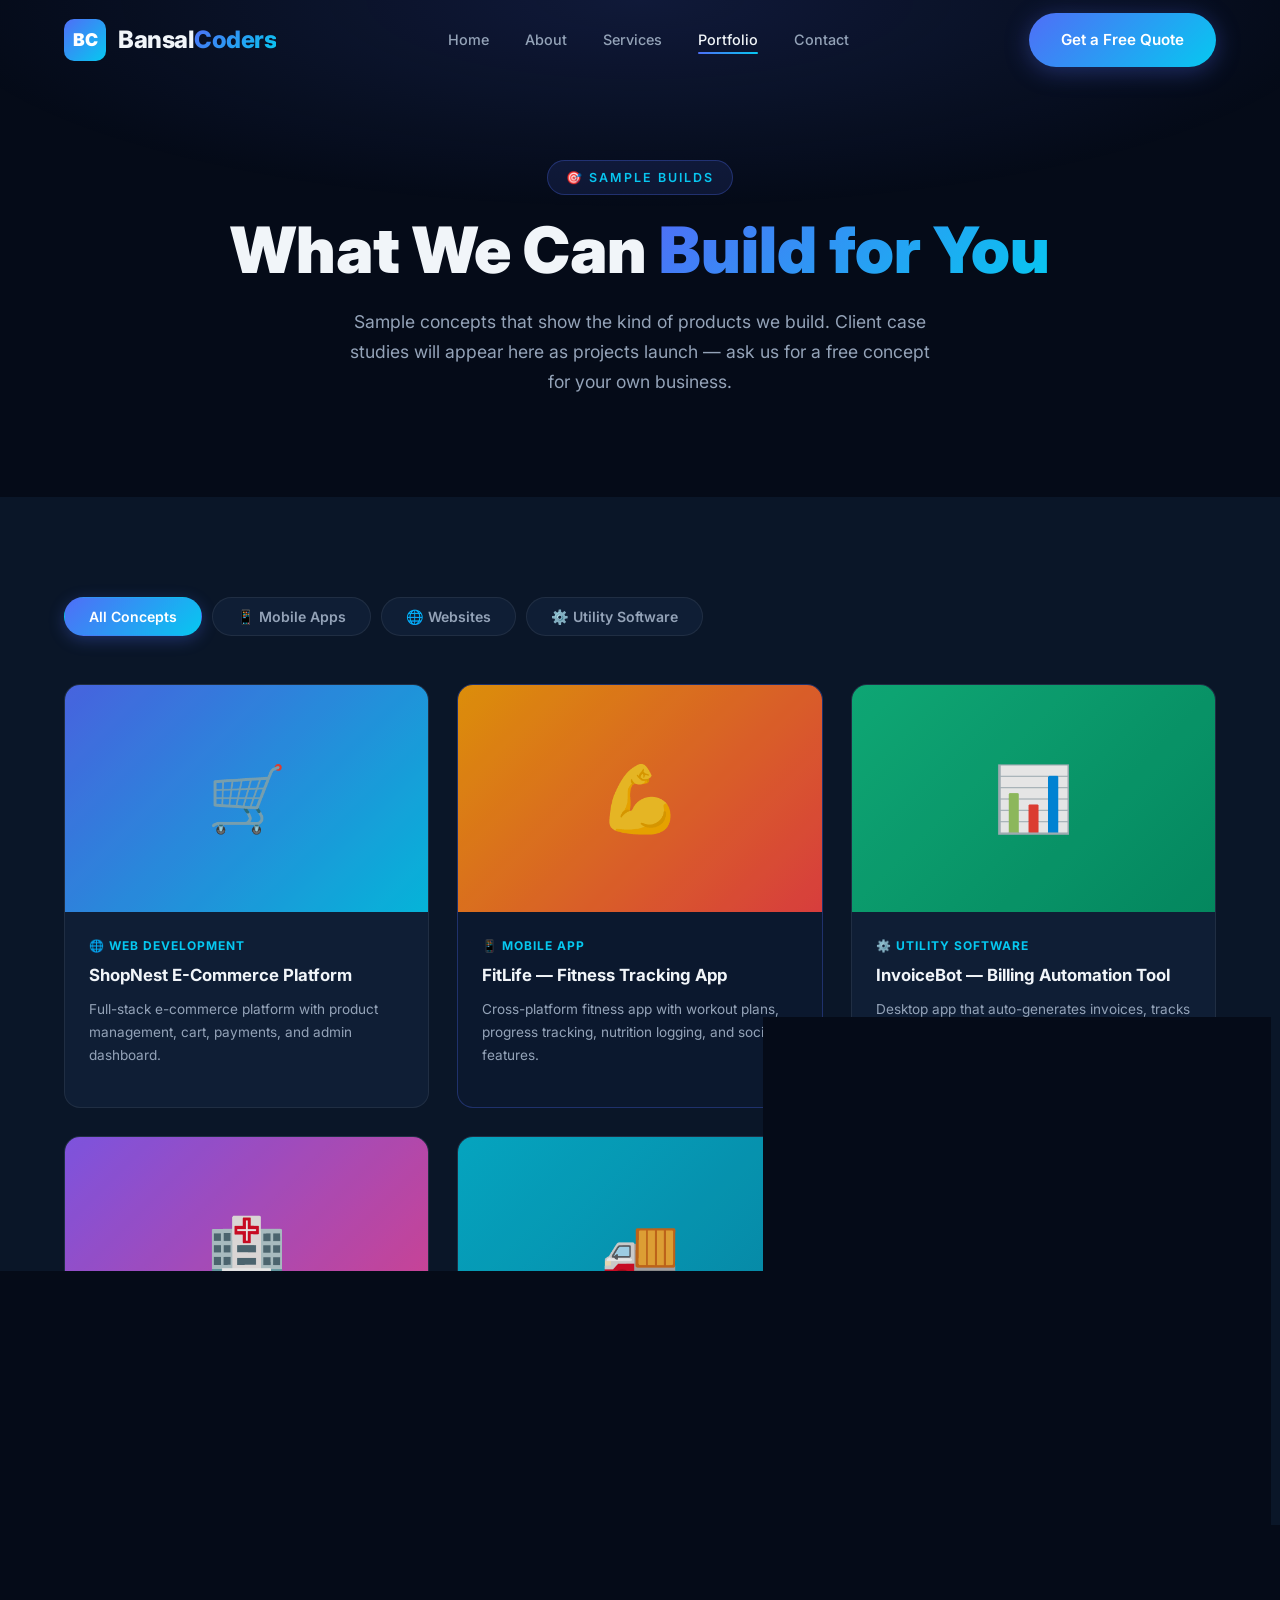
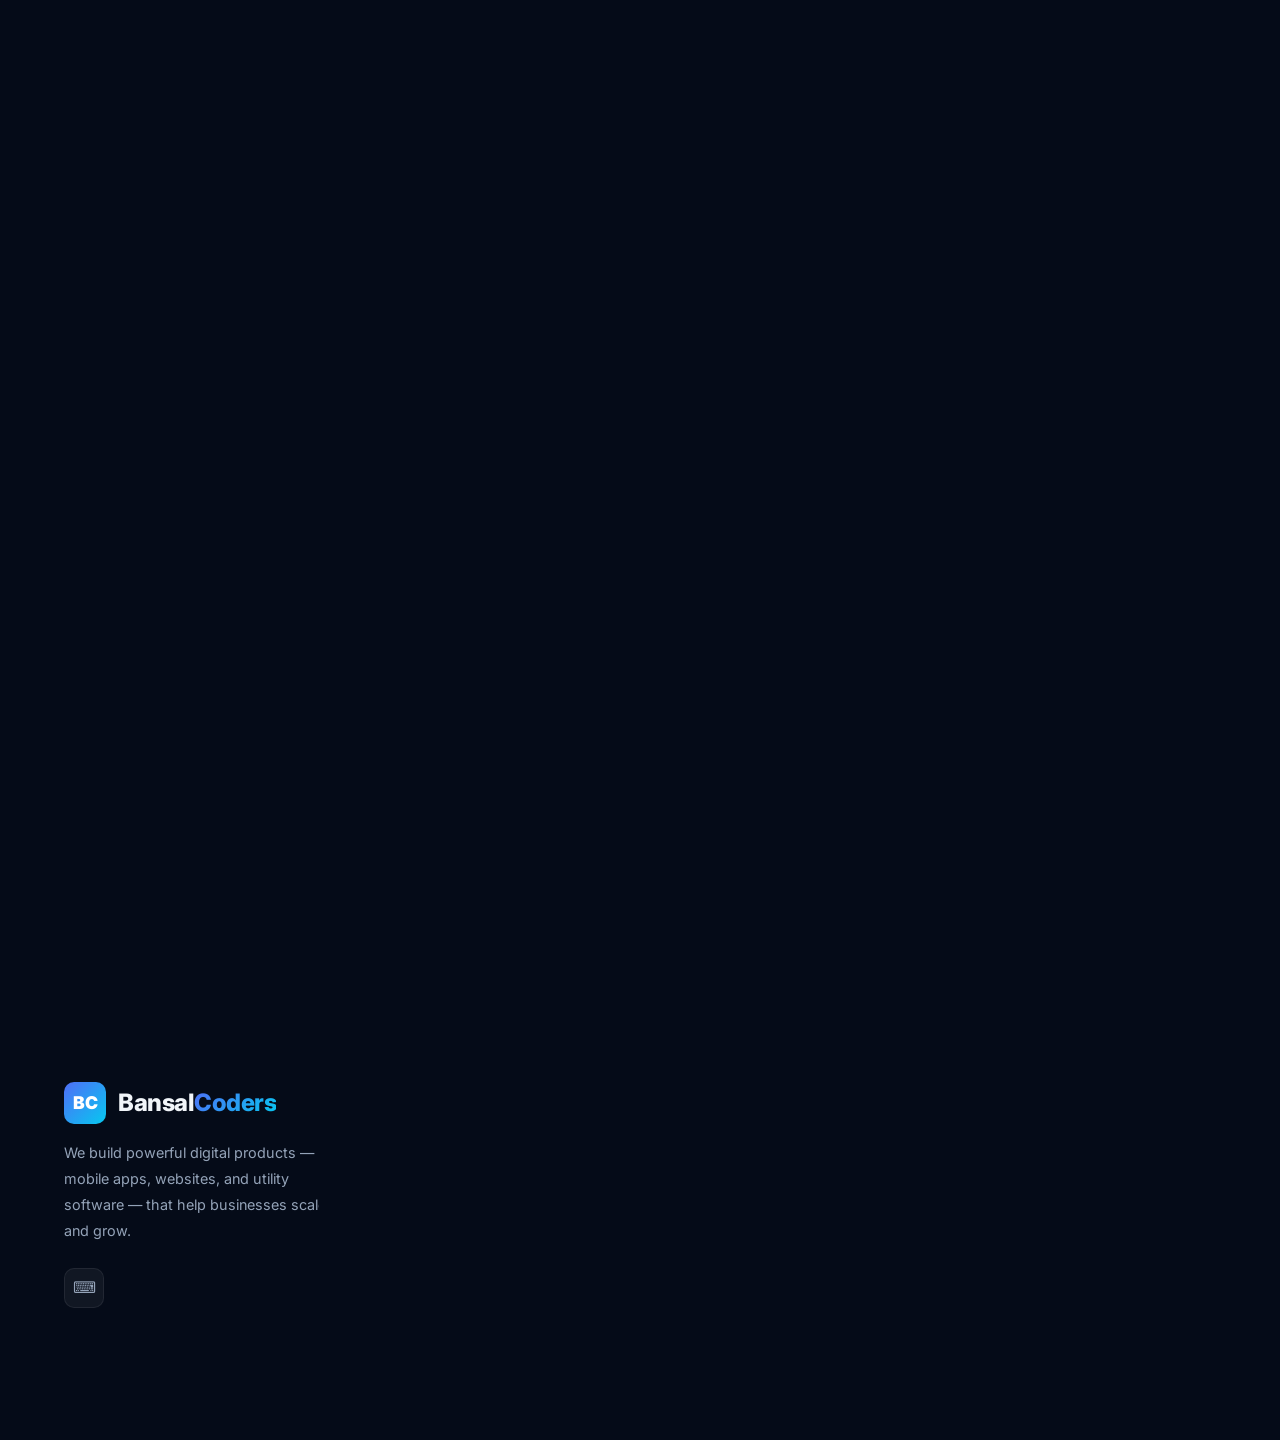
<file: portfolio.html>
<!DOCTYPE html>
<html lang="en">
<head>
  <meta charset="UTF-8" />
  <meta name="viewport" content="width=device-width, initial-scale=1.0" />
  <title>Portfolio — Bansal Coders</title>
  <meta name="description" content="Browse our portfolio of mobile apps, websites, and software projects. See how we've helped businesses grow." />
  <meta name="keywords" content="app portfolio, web development portfolio, software projects, Bansal Coders work" />
  <meta name="author" content="Bansal Coders" />
  <link rel="canonical" href="https://bansalcoders.com/portfolio.html" />
  <meta property="og:type" content="website" />
  <meta property="og:url" content="https://bansalcoders.com/portfolio.html" />
  <meta property="og:title" content="Portfolio — Bansal Coders" />
  <meta property="og:description" content="Browse our portfolio of mobile apps, websites, and software projects built for real businesses." />
  <meta property="og:image" content="https://bansalcoders.com/assets/og-image.png" />
  <meta name="twitter:card" content="summary_large_image" />
  <meta name="twitter:title" content="Portfolio — Bansal Coders" />
  <meta name="twitter:description" content="Browse our portfolio of mobile apps, websites, and software projects built for real businesses." />
  <meta name="theme-color" content="#050b18" />
  <link rel="icon" href="assets/favicon.svg" type="image/svg+xml" />
  <link rel="preconnect" href="https://fonts.googleapis.com" />
  <link rel="preconnect" href="https://fonts.gstatic.com" crossorigin />
  <link href="https://fonts.googleapis.com/css2?family=Inter:wght@400;500;600;700;800;900&display=swap" rel="stylesheet" />
  <link rel="stylesheet" href="css/styles.css" />
  <link rel="stylesheet" href="css/portfolio.css" />
</head>
<body>
  <a href="#main-content" class="skip-link">Skip to main content</a>
  <div id="page-loader" class="page-loader" aria-hidden="true">
    <div class="loader-logo">BC</div>
    <div class="loader-bar"><div class="loader-fill"></div></div>
  </div>

  <!-- NAVBAR -->
  <nav class="navbar">
    <div class="nav-inner">
      <a href="index.html" class="nav-logo">
        <div class="logo-icon">BC</div>
        <span>Bansal<span class="gradient-text">Coders</span></span>
      </a>
      <ul class="nav-links">
        <li><a href="index.html">Home</a></li>
        <li><a href="about.html">About</a></li>
        <li><a href="services.html">Services</a></li>
        <li><a href="portfolio.html" class="active">Portfolio</a></li>
        <li><a href="contact.html">Contact</a></li>
      </ul>
      <a href="contact.html" class="btn btn-primary nav-cta">Get a Free Quote</a>
      <div class="hamburger"><span></span><span></span><span></span></div>
    </div>
  </nav>
  <div class="mobile-menu">
    <a href="index.html">Home</a>
    <a href="about.html">About</a>
    <a href="services.html">Services</a>
    <a href="portfolio.html">Portfolio</a>
    <a href="contact.html">Contact</a>
    <a href="contact.html" class="btn btn-primary" style="margin-top:8px;justify-content:center;">Get a Free Quote</a>
  </div>

  <!-- PAGE HEADER -->
  <section class="page-header" id="main-content">
    <div class="container">
      <div class="section-tag">🎯 Sample Builds</div>
      <h1>What We Can <span class="gradient-text">Build for You</span></h1>
      <p>Sample concepts that show the kind of products we build. Client case studies will appear here as projects launch — ask us for a free concept for your own business.</p>
    </div>
  </section>

  <!-- PORTFOLIO SECTION -->
  <section class="portfolio-section">
    <div class="container">

      <!-- Filter Buttons -->
      <div class="portfolio-filters reveal">
        <button class="filter-btn active" data-filter="all">All Concepts</button>
        <button class="filter-btn" data-filter="mobile">📱 Mobile Apps</button>
        <button class="filter-btn" data-filter="web">🌐 Websites</button>
        <button class="filter-btn" data-filter="utility">⚙️ Utility Software</button>
      </div>

      <!-- Portfolio Grid -->
      <div class="portfolio-grid stagger-children">

        <div class="portfolio-item" data-category="web">
          <div class="portfolio-img">
            <div class="portfolio-placeholder" style="background: linear-gradient(135deg,#4f6ef7,#06c8f0)">
              <span>🛒</span>
            </div>
            <div class="portfolio-overlay">
              <div class="po-tags">
                <span class="badge">React</span>
                <span class="badge">Node.js</span>
                <span class="badge">MongoDB</span>
              </div>
              <div class="po-actions">
                <a href="contact.html" class="btn btn-primary" style="padding:10px 20px;font-size:0.8rem">Build Something Similar</a>
              </div>
            </div>
          </div>
          <div class="portfolio-info">
            <div class="pi-category">🌐 Web Development</div>
            <h3>ShopNest E-Commerce Platform</h3>
            <p>Full-stack e-commerce platform with product management, cart, payments, and admin dashboard.</p>
          </div>
        </div>

        <div class="portfolio-item featured-project" data-category="mobile">
          <div class="portfolio-img">
            <div class="portfolio-placeholder" style="background: linear-gradient(135deg,#f59e0b,#ef4444)">
              <span>💪</span>
            </div>
            <div class="portfolio-overlay">
              <div class="po-tags">
                <span class="badge">Flutter</span>
                <span class="badge">Firebase</span>
                <span class="badge">Dart</span>
              </div>
              <div class="po-actions">
                <a href="contact.html" class="btn btn-primary" style="padding:10px 20px;font-size:0.8rem">Build Something Similar</a>
              </div>
            </div>
          </div>
          <div class="portfolio-info">
            <div class="pi-category">📱 Mobile App</div>
            <h3>FitLife — Fitness Tracking App</h3>
            <p>Cross-platform fitness app with workout plans, progress tracking, nutrition logging, and social features.</p>
          </div>
        </div>

        <div class="portfolio-item" data-category="utility">
          <div class="portfolio-img">
            <div class="portfolio-placeholder" style="background: linear-gradient(135deg,#10b981,#059669)">
              <span>📊</span>
            </div>
            <div class="portfolio-overlay">
              <div class="po-tags">
                <span class="badge">Python</span>
                <span class="badge">Electron</span>
                <span class="badge">SQLite</span>
              </div>
              <div class="po-actions">
                <a href="contact.html" class="btn btn-primary" style="padding:10px 20px;font-size:0.8rem">Build Something Similar</a>
              </div>
            </div>
          </div>
          <div class="portfolio-info">
            <div class="pi-category">⚙️ Utility Software</div>
            <h3>InvoiceBot — Billing Automation Tool</h3>
            <p>Desktop app that auto-generates invoices, tracks payments, and sends reminders.</p>
          </div>
        </div>

        <div class="portfolio-item" data-category="web">
          <div class="portfolio-img">
            <div class="portfolio-placeholder" style="background: linear-gradient(135deg,#8b5cf6,#ec4899)">
              <span>🏥</span>
            </div>
            <div class="portfolio-overlay">
              <div class="po-tags">
                <span class="badge">Next.js</span>
                <span class="badge">PostgreSQL</span>
                <span class="badge">AWS</span>
              </div>
              <div class="po-actions">
                <a href="contact.html" class="btn btn-primary" style="padding:10px 20px;font-size:0.8rem">Build Something Similar</a>
              </div>
            </div>
          </div>
          <div class="portfolio-info">
            <div class="pi-category">🌐 Web Application</div>
            <h3>MediCare Patient Portal</h3>
            <p>Secure patient portal concept — appointment booking, medical records, and telemedicine.</p>
          </div>
        </div>

        <div class="portfolio-item" data-category="mobile">
          <div class="portfolio-img">
            <div class="portfolio-placeholder" style="background: linear-gradient(135deg,#06b6d4,#0891b2)">
              <span>🚚</span>
            </div>
            <div class="portfolio-overlay">
              <div class="po-tags">
                <span class="badge">React Native</span>
                <span class="badge">Google Maps</span>
                <span class="badge">Node.js</span>
              </div>
              <div class="po-actions">
                <a href="contact.html" class="btn btn-primary" style="padding:10px 20px;font-size:0.8rem">Build Something Similar</a>
              </div>
            </div>
          </div>
          <div class="portfolio-info">
            <div class="pi-category">📱 Mobile App</div>
            <h3>LogiTrack — Delivery Tracking App</h3>
            <p>Real-time delivery tracking app with live GPS, driver management, and customer notifications.</p>
          </div>
        </div>

        <div class="portfolio-item" data-category="utility">
          <div class="portfolio-img">
            <div class="portfolio-placeholder" style="background: linear-gradient(135deg,#f97316,#dc2626)">
              <span>🤖</span>
            </div>
            <div class="portfolio-overlay">
              <div class="po-tags">
                <span class="badge">Python</span>
                <span class="badge">Selenium</span>
                <span class="badge">AI/ML</span>
              </div>
              <div class="po-actions">
                <a href="contact.html" class="btn btn-primary" style="padding:10px 20px;font-size:0.8rem">Build Something Similar</a>
              </div>
            </div>
          </div>
          <div class="portfolio-info">
            <div class="pi-category">⚙️ Automation Tool</div>
            <h3>ScrapeBot — Data Extraction Suite</h3>
            <p>Automated web scraping and data processing tool that extracts, cleans, and exports data to Excel/CSV.</p>
          </div>
        </div>

      </div>
    </div>
  </section>

  <!-- OPEN FOR WORK -->
  <section class="open-for-work-section">
    <div class="container">
      <div class="ofw-inner reveal">
        <div class="ofw-icon">🚀</div>
        <div class="ofw-text">
          <h3>We're Actively Taking On New Projects</h3>
          <p>Bansal Coders is a fresh team with big ambitions. If you have a project in mind — big or small — we'd love to build it with you. Early clients get priority attention and our best rates.</p>
        </div>
        <a href="contact.html" class="btn btn-primary">Let's Talk →</a>
      </div>
    </div>
  </section>

  <!-- CTA -->
  <section class="cta-section reveal">
    <div class="container">
      <div class="cta-inner">
        <div class="cta-blob"></div>
        <div class="section-tag">🚀 Your Project Next?</div>
        <h2>Let's Build Something <span class="gradient-text">Amazing Together</span></h2>
        <p>Every successful project starts with a conversation. Let's talk about yours.</p>
        <div class="cta-actions">
          <a href="contact.html" class="btn btn-primary">Start Your Project →</a>
          <a href="services.html" class="btn btn-outline">Explore Services</a>
        </div>
      </div>
    </div>
  </section>

  <!-- FOOTER -->
  <footer class="footer">
    <div class="container">
      <div class="footer-grid">
        <div class="footer-brand">
          <a href="index.html" class="nav-logo">
            <div class="logo-icon">BC</div>
            <span>Bansal<span class="gradient-text">Coders</span></span>
          </a>
          <p>We build powerful digital products — mobile apps, websites, and utility software — that help businesses scale and grow.</p>
          <div class="social-links">
            <a href="https://github.com/shubhambansal500" class="social-link" aria-label="GitHub" target="_blank" rel="noopener">⌨</a>
          </div>
        </div>
        <div class="footer-col">
          <h4>Services</h4>
          <ul>
            <li><a href="services.html#mobile">Mobile App Development</a></li>
            <li><a href="services.html#web">Website Development</a></li>
            <li><a href="services.html#utility">Utility Software</a></li>
            <li><a href="services.html#uiux">UI/UX Design</a></li>
          </ul>
        </div>
        <div class="footer-col">
          <h4>Company</h4>
          <ul>
            <li><a href="about.html">About Us</a></li>
            <li><a href="portfolio.html">Portfolio</a></li>
            <li><a href="contact.html">Contact</a></li>
            <li><a href="privacy.html">Privacy Policy</a></li>
          </ul>
        </div>
        <div class="footer-col">
          <h4>Get In Touch</h4>
          <div class="footer-contact-item">
            <span>📧</span>
            <a href="mailto:bansalcoding500@gmail.com">bansalcoding500@gmail.com</a>
          </div>
          <div class="footer-contact-item">
            <span>🕐</span>
            <p>Mon – Sat: 9:00 AM – 7:00 PM IST</p>
          </div>
          <a href="contact.html" class="btn btn-primary" style="margin-top:16px;font-size:0.85rem;padding:10px 22px">Free Consultation →</a>
        </div>
      </div>
      <div class="footer-bottom">
        <p>© 2026 Bansal Coders. All rights reserved. Built with ❤️ in India.</p>
        <div class="footer-bottom-links">
          <a href="privacy.html">Privacy Policy</a>
          <a href="terms.html">Terms of Service</a>
        </div>
      </div>
    </div>
  </footer>

  <div class="fab-group" aria-label="Quick contact options">
    <a href="mailto:bansalcoding500@gmail.com" class="fab fab-email" aria-label="Email us" title="Email us">
      <svg width="22" height="22" viewBox="0 0 24 24" fill="none" stroke="currentColor" stroke-width="2"><rect x="2" y="4" width="20" height="16" rx="2"/><path d="m2 7 10 7 10-7"/></svg>
    </a>
    <a href="contact.html" class="fab fab-quote" aria-label="Get a free quote" title="Get a free quote">
      <svg width="22" height="22" viewBox="0 0 24 24" fill="none" stroke="currentColor" stroke-width="2"><path d="M21 15a2 2 0 0 1-2 2H7l-4 4V5a2 2 0 0 1 2-2h14a2 2 0 0 1 2 2z"/></svg>
    </a>
  </div>
  <button class="back-to-top" id="back-to-top" aria-label="Back to top" title="Back to top">
    <svg width="20" height="20" viewBox="0 0 24 24" fill="none" stroke="currentColor" stroke-width="2.5"><path d="M18 15l-6-6-6 6"/></svg>
  </button>

  <script src="js/main.js"></script>
</body>
</html>
</file>
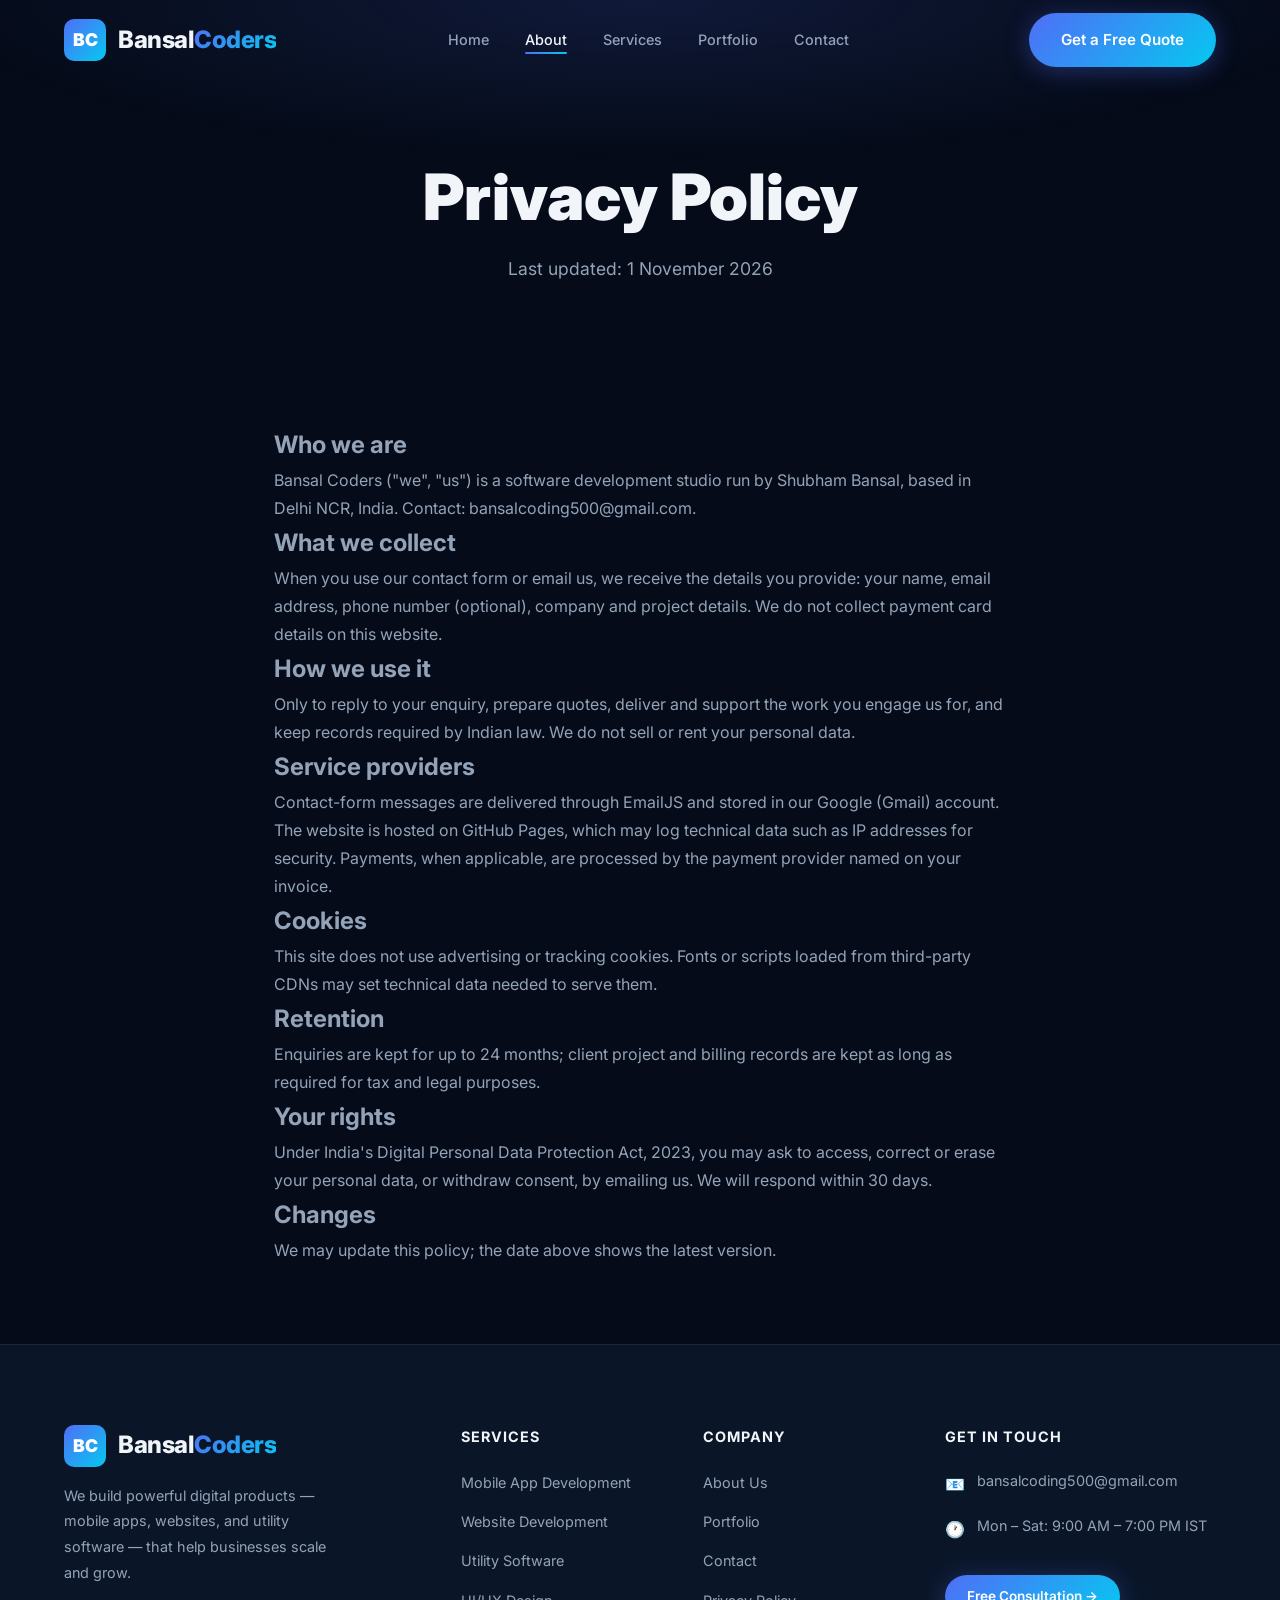
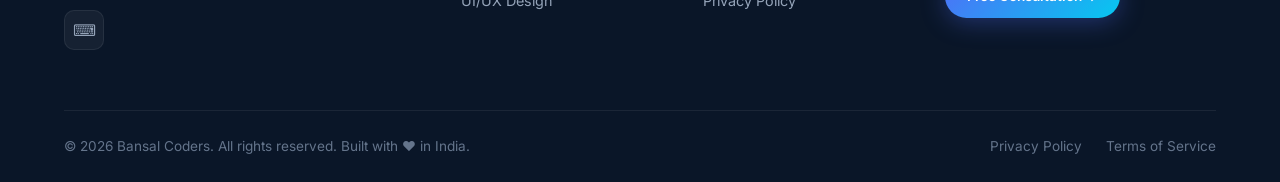
<file: privacy.html>
<!DOCTYPE html>
<html lang="en">
<head>
  <meta charset="UTF-8" />
  <meta name="viewport" content="width=device-width, initial-scale=1.0" />
  <title>Privacy Policy — Bansal Coders</title>
  <meta name="description" content="How Bansal Coders collects, uses and protects your personal data." />
  <meta name="keywords" content="about Bansal Coders, software team India, app development team, web developers" />
  <meta name="author" content="Bansal Coders" />
  <link rel="canonical" href="https://bansalcoders.com/privacy.html" />
  <meta property="og:type" content="website" />
  <meta property="og:url" content="https://bansalcoders.com/privacy.html" />
  <meta property="og:title" content="Privacy Policy — Bansal Coders" />
  <meta property="og:description" content="Meet the team behind Bansal Coders — passionate developers building world-class digital products." />
  <meta property="og:image" content="https://bansalcoders.com/assets/og-image.png" />
  <meta name="twitter:card" content="summary_large_image" />
  <meta name="twitter:title" content="About Us — Bansal Coders" />
  <meta name="twitter:description" content="Meet the team behind Bansal Coders — passionate developers building world-class digital products." />
  <meta name="theme-color" content="#050b18" />
  <link rel="icon" href="assets/favicon.svg" type="image/svg+xml" />
  <link rel="preconnect" href="https://fonts.googleapis.com" />
  <link rel="preconnect" href="https://fonts.gstatic.com" crossorigin />
  <link href="https://fonts.googleapis.com/css2?family=Inter:wght@400;500;600;700;800;900&display=swap" rel="stylesheet" />
  <link rel="stylesheet" href="css/styles.css" />
  
</head>
<body>
  <a href="#main-content" class="skip-link">Skip to main content</a>
  <div id="page-loader" class="page-loader" aria-hidden="true">
    <div class="loader-logo">BC</div>
    <div class="loader-bar"><div class="loader-fill"></div></div>
  </div>

  <!-- NAVBAR -->
  <nav class="navbar">
    <div class="nav-inner">
      <a href="index.html" class="nav-logo">
        <div class="logo-icon">BC</div>
        <span>Bansal<span class="gradient-text">Coders</span></span>
      </a>
      <ul class="nav-links">
        <li><a href="index.html">Home</a></li>
        <li><a href="about.html" class="active">About</a></li>
        <li><a href="services.html">Services</a></li>
        <li><a href="portfolio.html">Portfolio</a></li>
        <li><a href="contact.html">Contact</a></li>
      </ul>
      <a href="contact.html" class="btn btn-primary nav-cta">Get a Free Quote</a>
      <div class="hamburger"><span></span><span></span><span></span></div>
    </div>
  </nav>
  <div class="mobile-menu">
    <a href="index.html">Home</a>
    <a href="about.html">About</a>
    <a href="services.html">Services</a>
    <a href="portfolio.html">Portfolio</a>
    <a href="contact.html">Contact</a>
    <a href="contact.html" class="btn btn-primary" style="margin-top:8px;justify-content:center;">Get a Free Quote</a>
  </div>

  <section class="page-header" id="main-content">
    <div class="container"><h1>Privacy Policy</h1><p>Last updated: 1 November 2026</p></div>
  </section>
  <section style="padding:40px 0 80px"><div class="container legal" style="max-width:780px;line-height:1.75;color:var(--text-secondary)">
<h2>Who we are</h2><p>Bansal Coders ("we", "us") is a software development studio run by Shubham Bansal, based in Delhi NCR, India. Contact: <a href="mailto:bansalcoding500@gmail.com">bansalcoding500@gmail.com</a>.</p>
<h2>What we collect</h2><p>When you use our contact form or email us, we receive the details you provide: your name, email address, phone number (optional), company and project details. We do not collect payment card details on this website.</p>
<h2>How we use it</h2><p>Only to reply to your enquiry, prepare quotes, deliver and support the work you engage us for, and keep records required by Indian law. We do not sell or rent your personal data.</p>
<h2>Service providers</h2><p>Contact-form messages are delivered through EmailJS and stored in our Google (Gmail) account. The website is hosted on GitHub Pages, which may log technical data such as IP addresses for security. Payments, when applicable, are processed by the payment provider named on your invoice.</p>
<h2 id="cookies">Cookies</h2><p>This site does not use advertising or tracking cookies. Fonts or scripts loaded from third-party CDNs may set technical data needed to serve them.</p>
<h2>Retention</h2><p>Enquiries are kept for up to 24 months; client project and billing records are kept as long as required for tax and legal purposes.</p>
<h2>Your rights</h2><p>Under India's Digital Personal Data Protection Act, 2023, you may ask to access, correct or erase your personal data, or withdraw consent, by emailing us. We will respond within 30 days.</p>
<h2>Changes</h2><p>We may update this policy; the date above shows the latest version.</p>
  </div></section>

  <footer class="footer">
    <div class="container">
      <div class="footer-grid">
        <div class="footer-brand">
          <a href="index.html" class="nav-logo">
            <div class="logo-icon">BC</div>
            <span>Bansal<span class="gradient-text">Coders</span></span>
          </a>
          <p>We build powerful digital products — mobile apps, websites, and utility software — that help businesses scale and grow.</p>
          <div class="social-links">
            <a href="https://github.com/shubhambansal500" class="social-link" aria-label="GitHub" target="_blank" rel="noopener">⌨</a>
          </div>
        </div>
        <div class="footer-col">
          <h4>Services</h4>
          <ul>
            <li><a href="services.html#mobile">Mobile App Development</a></li>
            <li><a href="services.html#web">Website Development</a></li>
            <li><a href="services.html#utility">Utility Software</a></li>
            <li><a href="services.html#uiux">UI/UX Design</a></li>
          </ul>
        </div>
        <div class="footer-col">
          <h4>Company</h4>
          <ul>
            <li><a href="about.html">About Us</a></li>
            <li><a href="portfolio.html">Portfolio</a></li>
            <li><a href="contact.html">Contact</a></li>
            <li><a href="privacy.html">Privacy Policy</a></li>
          </ul>
        </div>
        <div class="footer-col">
          <h4>Get In Touch</h4>
          <div class="footer-contact-item">
            <span>📧</span>
            <a href="mailto:bansalcoding500@gmail.com">bansalcoding500@gmail.com</a>
          </div>
          <div class="footer-contact-item">
            <span>🕐</span>
            <p>Mon – Sat: 9:00 AM – 7:00 PM IST</p>
          </div>
          <a href="contact.html" class="btn btn-primary" style="margin-top:16px;font-size:0.85rem;padding:10px 22px">Free Consultation →</a>
        </div>
      </div>
      <div class="footer-bottom">
        <p>© 2026 Bansal Coders. All rights reserved. Built with ❤️ in India.</p>
        <div class="footer-bottom-links">
          <a href="privacy.html">Privacy Policy</a>
          <a href="terms.html">Terms of Service</a>
        </div>
      </div>
    </div>
  </footer>

  <div class="fab-group" aria-label="Quick contact options">
    <a href="mailto:bansalcoding500@gmail.com" class="fab fab-email" aria-label="Email us" title="Email us">
      <svg width="22" height="22" viewBox="0 0 24 24" fill="none" stroke="currentColor" stroke-width="2"><rect x="2" y="4" width="20" height="16" rx="2"/><path d="m2 7 10 7 10-7"/></svg>
    </a>
    <a href="contact.html" class="fab fab-quote" aria-label="Get a free quote" title="Get a free quote">
      <svg width="22" height="22" viewBox="0 0 24 24" fill="none" stroke="currentColor" stroke-width="2"><path d="M21 15a2 2 0 0 1-2 2H7l-4 4V5a2 2 0 0 1 2-2h14a2 2 0 0 1 2 2z"/></svg>
    </a>
  </div>
  <button class="back-to-top" id="back-to-top" aria-label="Back to top" title="Back to top">
    <svg width="20" height="20" viewBox="0 0 24 24" fill="none" stroke="currentColor" stroke-width="2.5"><path d="M18 15l-6-6-6 6"/></svg>
  </button>

  <script src="js/main.js"></script>
</body>
</html>
</file>
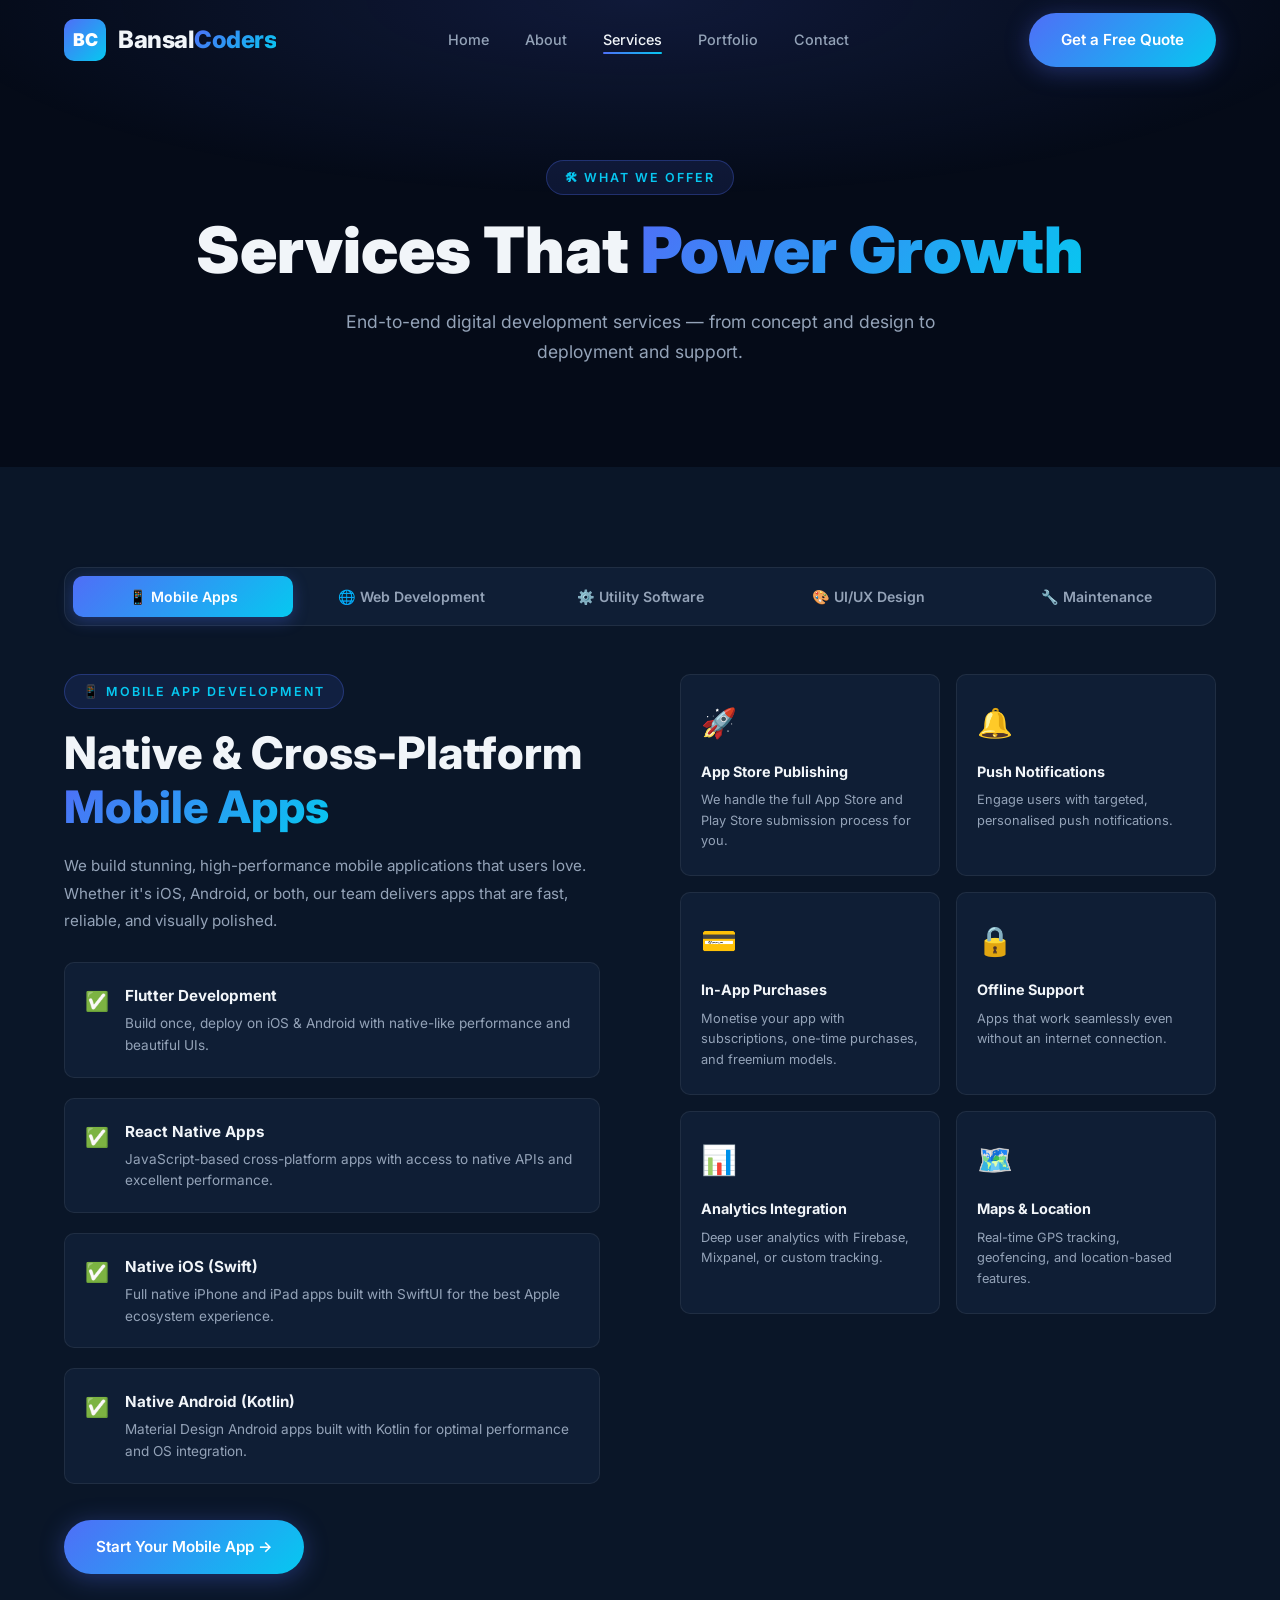
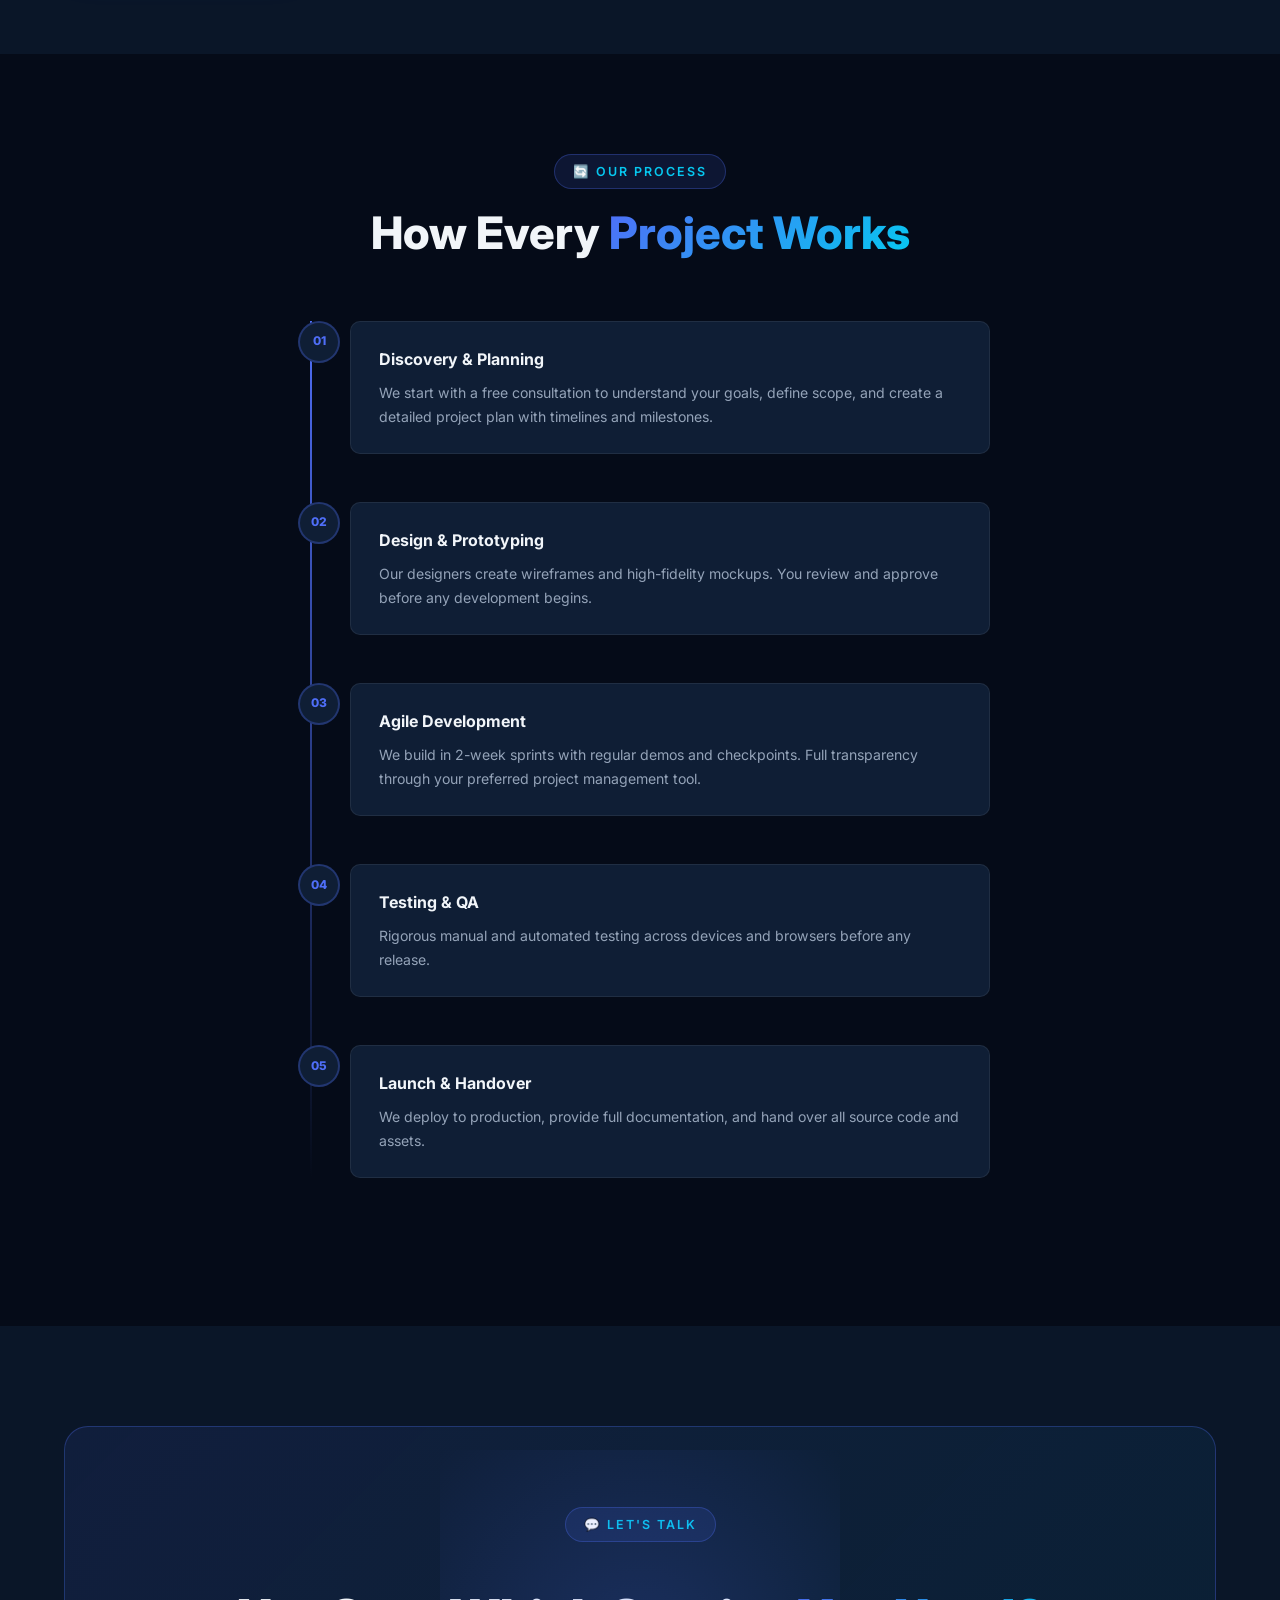
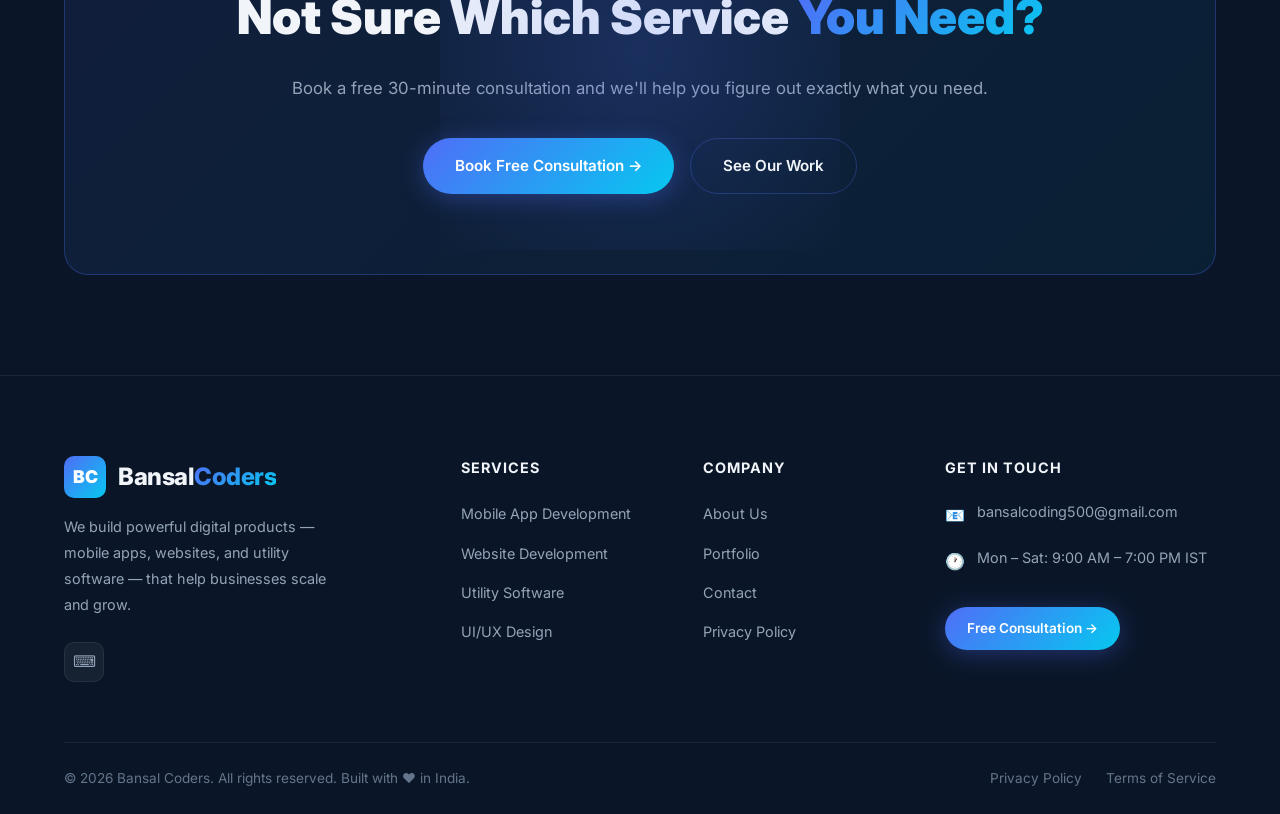
<file: services.html>
<!DOCTYPE html>
<html lang="en">
<head>
  <meta charset="UTF-8" />
  <meta name="viewport" content="width=device-width, initial-scale=1.0" />
  <title>Services — Bansal Coders</title>
  <meta name="description" content="Explore our full range of services — mobile app development, website development, utility software, UI/UX design, and more." />
  <meta name="keywords" content="mobile app development India, website development, Flutter app, React website, utility software, UI UX design" />
  <meta name="author" content="Bansal Coders" />
  <link rel="canonical" href="https://bansalcoders.com/services.html" />
  <meta property="og:type" content="website" />
  <meta property="og:url" content="https://bansalcoders.com/services.html" />
  <meta property="og:title" content="Services — Bansal Coders" />
  <meta property="og:description" content="Mobile apps, websites, utility software, UI/UX design and maintenance — end-to-end digital development services." />
  <meta property="og:image" content="https://bansalcoders.com/assets/og-image.png" />
  <meta name="twitter:card" content="summary_large_image" />
  <meta name="twitter:title" content="Services — Bansal Coders" />
  <meta name="twitter:description" content="Mobile apps, websites, utility software, UI/UX design and maintenance — end-to-end digital development services." />
  <meta name="theme-color" content="#050b18" />
  <link rel="icon" href="assets/favicon.svg" type="image/svg+xml" />
  <link rel="preconnect" href="https://fonts.googleapis.com" />
  <link rel="preconnect" href="https://fonts.gstatic.com" crossorigin />
  <link href="https://fonts.googleapis.com/css2?family=Inter:wght@400;500;600;700;800;900&display=swap" rel="stylesheet" />
  <link rel="stylesheet" href="css/styles.css" />
  <link rel="stylesheet" href="css/services.css" />
</head>
<body>
  <a href="#main-content" class="skip-link">Skip to main content</a>
  <div id="page-loader" class="page-loader" aria-hidden="true">
    <div class="loader-logo">BC</div>
    <div class="loader-bar"><div class="loader-fill"></div></div>
  </div>

  <!-- NAVBAR -->
  <nav class="navbar">
    <div class="nav-inner">
      <a href="index.html" class="nav-logo">
        <div class="logo-icon">BC</div>
        <span>Bansal<span class="gradient-text">Coders</span></span>
      </a>
      <ul class="nav-links">
        <li><a href="index.html">Home</a></li>
        <li><a href="about.html">About</a></li>
        <li><a href="services.html" class="active">Services</a></li>
        <li><a href="portfolio.html">Portfolio</a></li>
        <li><a href="contact.html">Contact</a></li>
      </ul>
      <a href="contact.html" class="btn btn-primary nav-cta">Get a Free Quote</a>
      <div class="hamburger"><span></span><span></span><span></span></div>
    </div>
  </nav>
  <div class="mobile-menu">
    <a href="index.html">Home</a>
    <a href="about.html">About</a>
    <a href="services.html">Services</a>
    <a href="portfolio.html">Portfolio</a>
    <a href="contact.html">Contact</a>
    <a href="contact.html" class="btn btn-primary" style="margin-top:8px;justify-content:center;">Get a Free Quote</a>
  </div>

  <!-- PAGE HEADER -->
  <section class="page-header" id="main-content">
    <div class="container">
      <div class="section-tag">🛠 What We Offer</div>
      <h1>Services That <span class="gradient-text">Power Growth</span></h1>
      <p>End-to-end digital development services — from concept and design to deployment and support.</p>
    </div>
  </section>

  <!-- SERVICE TABS NAV -->
  <section class="service-tabs-section">
    <div class="container">
      <div class="tabs-nav">
        <button class="tab-btn active" data-tab="tab-mobile">📱 Mobile Apps</button>
        <button class="tab-btn" data-tab="tab-web">🌐 Web Development</button>
        <button class="tab-btn" data-tab="tab-utility">⚙️ Utility Software</button>
        <button class="tab-btn" data-tab="tab-uiux">🎨 UI/UX Design</button>
        <button class="tab-btn" data-tab="tab-maintenance">🔧 Maintenance</button>
      </div>

      <!-- MOBILE APP TAB -->
      <div class="tab-panel active" id="tab-mobile">
        <div class="tab-content" id="mobile">
          <div class="service-detail reveal-left">
            <div class="section-tag">📱 Mobile App Development</div>
            <h2 class="section-title">Native & Cross-Platform <span class="gradient-text">Mobile Apps</span></h2>
            <p>We build stunning, high-performance mobile applications that users love. Whether it's iOS, Android, or both, our team delivers apps that are fast, reliable, and visually polished.</p>

            <div class="service-list">
              <div class="service-list-item">
                <div class="sli-icon">✅</div>
                <div>
                  <h5>Flutter Development</h5>
                  <p>Build once, deploy on iOS & Android with native-like performance and beautiful UIs.</p>
                </div>
              </div>
              <div class="service-list-item">
                <div class="sli-icon">✅</div>
                <div>
                  <h5>React Native Apps</h5>
                  <p>JavaScript-based cross-platform apps with access to native APIs and excellent performance.</p>
                </div>
              </div>
              <div class="service-list-item">
                <div class="sli-icon">✅</div>
                <div>
                  <h5>Native iOS (Swift)</h5>
                  <p>Full native iPhone and iPad apps built with SwiftUI for the best Apple ecosystem experience.</p>
                </div>
              </div>
              <div class="service-list-item">
                <div class="sli-icon">✅</div>
                <div>
                  <h5>Native Android (Kotlin)</h5>
                  <p>Material Design Android apps built with Kotlin for optimal performance and OS integration.</p>
                </div>
              </div>
            </div>

            <a href="contact.html" class="btn btn-primary">Start Your Mobile App →</a>
          </div>
          <div class="service-detail-visual reveal-right">
            <div class="service-feature-cards">
              <div class="sfc">
                <div class="sfc-icon">🚀</div>
                <h5>App Store Publishing</h5>
                <p>We handle the full App Store and Play Store submission process for you.</p>
              </div>
              <div class="sfc">
                <div class="sfc-icon">🔔</div>
                <h5>Push Notifications</h5>
                <p>Engage users with targeted, personalised push notifications.</p>
              </div>
              <div class="sfc">
                <div class="sfc-icon">💳</div>
                <h5>In-App Purchases</h5>
                <p>Monetise your app with subscriptions, one-time purchases, and freemium models.</p>
              </div>
              <div class="sfc">
                <div class="sfc-icon">🔒</div>
                <h5>Offline Support</h5>
                <p>Apps that work seamlessly even without an internet connection.</p>
              </div>
              <div class="sfc">
                <div class="sfc-icon">📊</div>
                <h5>Analytics Integration</h5>
                <p>Deep user analytics with Firebase, Mixpanel, or custom tracking.</p>
              </div>
              <div class="sfc">
                <div class="sfc-icon">🗺️</div>
                <h5>Maps & Location</h5>
                <p>Real-time GPS tracking, geofencing, and location-based features.</p>
              </div>
            </div>
          </div>
        </div>
      </div>

      <!-- WEB DEV TAB -->
      <div class="tab-panel" id="tab-web">
        <div class="tab-content" id="web">
          <div class="service-detail reveal-left">
            <div class="section-tag">🌐 Website Development</div>
            <h2 class="section-title">Websites That <span class="gradient-text">Convert & Scale</span></h2>
            <p>From landing pages to complex web platforms, we build fast, SEO-optimised, and conversion-focused websites and applications that grow with your business.</p>

            <div class="service-list">
              <div class="service-list-item">
                <div class="sli-icon">✅</div>
                <div>
                  <h5>Landing Pages & Marketing Sites</h5>
                  <p>High-converting landing pages and business websites built for performance.</p>
                </div>
              </div>
              <div class="service-list-item">
                <div class="sli-icon">✅</div>
                <div>
                  <h5>E-Commerce Development</h5>
                  <p>Full-featured online stores with secure payments, inventory management, and admin dashboards.</p>
                </div>
              </div>
              <div class="service-list-item">
                <div class="sli-icon">✅</div>
                <div>
                  <h5>Web Applications (SaaS)</h5>
                  <p>Complex web apps and SaaS platforms built with React, Next.js, and Node.js.</p>
                </div>
              </div>
              <div class="service-list-item">
                <div class="sli-icon">✅</div>
                <div>
                  <h5>CMS & Blog Platforms</h5>
                  <p>WordPress, Contentful, and custom CMS solutions for easy content management.</p>
                </div>
              </div>
            </div>

            <a href="contact.html" class="btn btn-primary">Start Your Website →</a>
          </div>
          <div class="service-detail-visual reveal-right">
            <div class="service-feature-cards">
              <div class="sfc">
                <div class="sfc-icon">⚡</div>
                <h5>Lightning Fast</h5>
                <p>Optimised for Core Web Vitals with 90+ performance scores.</p>
              </div>
              <div class="sfc">
                <div class="sfc-icon">🔍</div>
                <h5>SEO Optimized</h5>
                <p>Built with technical SEO best practices from the ground up.</p>
              </div>
              <div class="sfc">
                <div class="sfc-icon">📱</div>
                <h5>Fully Responsive</h5>
                <p>Pixel-perfect on every device — desktop, tablet, and mobile.</p>
              </div>
              <div class="sfc">
                <div class="sfc-icon">🔐</div>
                <h5>SSL & Security</h5>
                <p>Enterprise-grade security with HTTPS, CSRF protection, and more.</p>
              </div>
              <div class="sfc">
                <div class="sfc-icon">🌍</div>
                <h5>CDN & Hosting</h5>
                <p>Global CDN delivery with 99.9% uptime guaranteed.</p>
              </div>
              <div class="sfc">
                <div class="sfc-icon">🔄</div>
                <h5>API Integrations</h5>
                <p>Connect with any third-party service — Stripe, Twilio, Google, and more.</p>
              </div>
            </div>
          </div>
        </div>
      </div>

      <!-- UTILITY SOFTWARE TAB -->
      <div class="tab-panel" id="tab-utility">
        <div class="tab-content" id="utility">
          <div class="service-detail reveal-left">
            <div class="section-tag">⚙️ Utility Software</div>
            <h2 class="section-title">Smart Tools That <span class="gradient-text">Automate & Simplify</span></h2>
            <p>Custom desktop applications, automation scripts, and productivity tools designed to solve specific business problems and eliminate repetitive tasks.</p>

            <div class="service-list">
              <div class="service-list-item">
                <div class="sli-icon">✅</div>
                <div>
                  <h5>Desktop Applications</h5>
                  <p>Windows and macOS desktop apps built with Electron, Python, or C# for any use case.</p>
                </div>
              </div>
              <div class="service-list-item">
                <div class="sli-icon">✅</div>
                <div>
                  <h5>Process Automation</h5>
                  <p>Python and shell scripts that automate repetitive workflows, saving hours daily.</p>
                </div>
              </div>
              <div class="service-list-item">
                <div class="sli-icon">✅</div>
                <div>
                  <h5>Data Processing Tools</h5>
                  <p>CSV parsers, report generators, and data transformation utilities.</p>
                </div>
              </div>
              <div class="service-list-item">
                <div class="sli-icon">✅</div>
                <div>
                  <h5>Browser Extensions</h5>
                  <p>Chrome and Firefox extensions to extend browser functionality for your team.</p>
                </div>
              </div>
            </div>

            <a href="contact.html" class="btn btn-primary">Discuss Your Tool →</a>
          </div>
          <div class="service-detail-visual reveal-right">
            <div class="service-feature-cards">
              <div class="sfc">
                <div class="sfc-icon">🤖</div>
                <h5>Workflow Automation</h5>
                <p>Automate repetitive tasks and integrate disparate systems.</p>
              </div>
              <div class="sfc">
                <div class="sfc-icon">📋</div>
                <h5>Report Generators</h5>
                <p>Automated PDF and Excel reports from your existing data.</p>
              </div>
              <div class="sfc">
                <div class="sfc-icon">🔌</div>
                <h5>API Connectors</h5>
                <p>Build bridges between your internal tools and external services.</p>
              </div>
              <div class="sfc">
                <div class="sfc-icon">🖥️</div>
                <h5>Cross-Platform</h5>
                <p>Works on Windows, macOS, and Linux — wherever your team is.</p>
              </div>
              <div class="sfc">
                <div class="sfc-icon">📦</div>
                <h5>Easy Distribution</h5>
                <p>Packaged as installers for effortless deployment across your organisation.</p>
              </div>
              <div class="sfc">
                <div class="sfc-icon">🔒</div>
                <h5>Local & Secure</h5>
                <p>Run entirely on your infrastructure — no data leaves your premises.</p>
              </div>
            </div>
          </div>
        </div>
      </div>

      <!-- UI/UX TAB -->
      <div class="tab-panel" id="tab-uiux">
        <div class="tab-content" id="uiux">
          <div class="service-detail reveal-left">
            <div class="section-tag">🎨 UI/UX Design</div>
            <h2 class="section-title">Design That <span class="gradient-text">Delights Users</span></h2>
            <p>Beautiful, intuitive design that combines aesthetics with usability. We create interfaces that guide users naturally, reduce friction, and improve conversion rates.</p>

            <div class="service-list">
              <div class="service-list-item">
                <div class="sli-icon">✅</div>
                <div>
                  <h5>User Research & Wireframing</h5>
                  <p>Understanding your users' needs and mapping the optimal journey.</p>
                </div>
              </div>
              <div class="service-list-item">
                <div class="sli-icon">✅</div>
                <div>
                  <h5>High-Fidelity UI Design</h5>
                  <p>Pixel-perfect mockups in Figma ready for development handoff.</p>
                </div>
              </div>
              <div class="service-list-item">
                <div class="sli-icon">✅</div>
                <div>
                  <h5>Design System Creation</h5>
                  <p>Scalable component libraries and style guides for consistency.</p>
                </div>
              </div>
              <div class="service-list-item">
                <div class="sli-icon">✅</div>
                <div>
                  <h5>Prototype & Usability Testing</h5>
                  <p>Interactive prototypes that validate ideas before a single line of code is written.</p>
                </div>
              </div>
            </div>

            <a href="contact.html" class="btn btn-primary">Start Design Project →</a>
          </div>
          <div class="service-detail-visual reveal-right">
            <div class="service-feature-cards">
              <div class="sfc"><div class="sfc-icon">🖌️</div><h5>Brand Identity</h5><p>Cohesive visual identity that reflects your brand values.</p></div>
              <div class="sfc"><div class="sfc-icon">📐</div><h5>Responsive Layouts</h5><p>Designs that look perfect on any screen size.</p></div>
              <div class="sfc"><div class="sfc-icon">✨</div><h5>Micro-animations</h5><p>Subtle motion design that brings interfaces to life.</p></div>
              <div class="sfc"><div class="sfc-icon">♿</div><h5>Accessibility (WCAG)</h5><p>Inclusive design that works for everyone.</p></div>
              <div class="sfc"><div class="sfc-icon">🔁</div><h5>Iterative Design</h5><p>Rapid iterations based on user feedback and testing.</p></div>
              <div class="sfc"><div class="sfc-icon">🤝</div><h5>Dev Handoff</h5><p>Clean Figma files with all specs for smooth development.</p></div>
            </div>
          </div>
        </div>
      </div>

      <!-- MAINTENANCE TAB -->
      <div class="tab-panel" id="tab-maintenance">
        <div class="tab-content" id="maintenance">
          <div class="service-detail reveal-left">
            <div class="section-tag">🔧 Maintenance & Support</div>
            <h2 class="section-title">We've Got Your Back <span class="gradient-text">After Launch</span></h2>
            <p>Software needs continuous care. We offer flexible maintenance plans that keep your apps and websites secure, up-to-date, and performing at their best.</p>

            <div class="service-list">
              <div class="service-list-item">
                <div class="sli-icon">✅</div>
                <div>
                  <h5>Bug Fixes & Patches</h5>
                  <p>Fast response time for critical bugs — SLA-backed support tickets.</p>
                </div>
              </div>
              <div class="service-list-item">
                <div class="sli-icon">✅</div>
                <div>
                  <h5>Security Updates</h5>
                  <p>Regular dependency updates and security patches to protect your users.</p>
                </div>
              </div>
              <div class="service-list-item">
                <div class="sli-icon">✅</div>
                <div>
                  <h5>Performance Monitoring</h5>
                  <p>24/7 uptime monitoring with instant alerts for downtime or degradation.</p>
                </div>
              </div>
              <div class="service-list-item">
                <div class="sli-icon">✅</div>
                <div>
                  <h5>Feature Enhancements</h5>
                  <p>Monthly feature additions and improvements based on user feedback.</p>
                </div>
              </div>
            </div>

            <a href="contact.html" class="btn btn-primary">Get a Support Plan →</a>
          </div>
          <div class="service-detail-visual reveal-right">
            <div class="pricing-cards">
              <div class="pricing-card">
                <h4>Basic</h4>
                <div class="price">₹4,999<span>/mo</span></div>
                <ul>
                  <li>✓ Bug fixes (up to 5/mo)</li>
                  <li>✓ Security updates</li>
                  <li>✓ Monthly report</li>
                  <li>✓ Email support</li>
                </ul>
                <a href="contact.html" class="btn btn-outline" style="width:100%;justify-content:center;margin-top:16px">Get Started</a>
              </div>
              <div class="pricing-card featured-pricing">
                <div class="pricing-badge">Most Popular</div>
                <h4>Pro</h4>
                <div class="price">₹9,999<span>/mo</span></div>
                <ul>
                  <li>✓ Unlimited bug fixes</li>
                  <li>✓ Security + perf updates</li>
                  <li>✓ 4 hrs feature work</li>
                  <li>✓ Priority support</li>
                </ul>
                <a href="contact.html" class="btn btn-primary" style="width:100%;justify-content:center;margin-top:16px">Get Started</a>
              </div>
              <div class="pricing-card">
                <h4>Enterprise</h4>
                <div class="price">Custom</div>
                <ul>
                  <li>✓ Dedicated engineer</li>
                  <li>✓ 24/7 on-call support</li>
                  <li>✓ SLA guarantee</li>
                  <li>✓ Custom deliverables</li>
                </ul>
                <a href="contact.html" class="btn btn-outline" style="width:100%;justify-content:center;margin-top:16px">Contact Us</a>
              </div>
            </div>
          </div>
        </div>
      </div>
    </div>
  </section>

  <!-- PROCESS -->
  <section class="process-section-services">
    <div class="container">
      <div class="section-header reveal">
        <div class="section-tag">🔄 Our Process</div>
        <h2 class="section-title">How Every <span class="gradient-text">Project Works</span></h2>
      </div>
      <div class="timeline">
        <div class="timeline-item reveal">
          <div class="tl-num">01</div>
          <div class="tl-content">
            <h4>Discovery & Planning</h4>
            <p>We start with a free consultation to understand your goals, define scope, and create a detailed project plan with timelines and milestones.</p>
          </div>
        </div>
        <div class="timeline-item reveal">
          <div class="tl-num">02</div>
          <div class="tl-content">
            <h4>Design & Prototyping</h4>
            <p>Our designers create wireframes and high-fidelity mockups. You review and approve before any development begins.</p>
          </div>
        </div>
        <div class="timeline-item reveal">
          <div class="tl-num">03</div>
          <div class="tl-content">
            <h4>Agile Development</h4>
            <p>We build in 2-week sprints with regular demos and checkpoints. Full transparency through your preferred project management tool.</p>
          </div>
        </div>
        <div class="timeline-item reveal">
          <div class="tl-num">04</div>
          <div class="tl-content">
            <h4>Testing & QA</h4>
            <p>Rigorous manual and automated testing across devices and browsers before any release.</p>
          </div>
        </div>
        <div class="timeline-item reveal">
          <div class="tl-num">05</div>
          <div class="tl-content">
            <h4>Launch & Handover</h4>
            <p>We deploy to production, provide full documentation, and hand over all source code and assets.</p>
          </div>
        </div>
      </div>
    </div>
  </section>

  <!-- CTA -->
  <section class="cta-section reveal">
    <div class="container">
      <div class="cta-inner">
        <div class="cta-blob"></div>
        <div class="section-tag">💬 Let's Talk</div>
        <h2>Not Sure Which Service <span class="gradient-text">You Need?</span></h2>
        <p>Book a free 30-minute consultation and we'll help you figure out exactly what you need.</p>
        <div class="cta-actions">
          <a href="contact.html" class="btn btn-primary">Book Free Consultation →</a>
          <a href="portfolio.html" class="btn btn-outline">See Our Work</a>
        </div>
      </div>
    </div>
  </section>

  <!-- FOOTER -->
  <footer class="footer">
    <div class="container">
      <div class="footer-grid">
        <div class="footer-brand">
          <a href="index.html" class="nav-logo">
            <div class="logo-icon">BC</div>
            <span>Bansal<span class="gradient-text">Coders</span></span>
          </a>
          <p>We build powerful digital products — mobile apps, websites, and utility software — that help businesses scale and grow.</p>
          <div class="social-links">
            <a href="https://github.com/shubhambansal500" class="social-link" aria-label="GitHub" target="_blank" rel="noopener">⌨</a>
          </div>
        </div>
        <div class="footer-col">
          <h4>Services</h4>
          <ul>
            <li><a href="services.html#mobile">Mobile App Development</a></li>
            <li><a href="services.html#web">Website Development</a></li>
            <li><a href="services.html#utility">Utility Software</a></li>
            <li><a href="services.html#uiux">UI/UX Design</a></li>
          </ul>
        </div>
        <div class="footer-col">
          <h4>Company</h4>
          <ul>
            <li><a href="about.html">About Us</a></li>
            <li><a href="portfolio.html">Portfolio</a></li>
            <li><a href="contact.html">Contact</a></li>
            <li><a href="privacy.html">Privacy Policy</a></li>
          </ul>
        </div>
        <div class="footer-col">
          <h4>Get In Touch</h4>
          <div class="footer-contact-item">
            <span>📧</span>
            <a href="mailto:bansalcoding500@gmail.com">bansalcoding500@gmail.com</a>
          </div>
          <div class="footer-contact-item">
            <span>🕐</span>
            <p>Mon – Sat: 9:00 AM – 7:00 PM IST</p>
          </div>
          <a href="contact.html" class="btn btn-primary" style="margin-top:16px;font-size:0.85rem;padding:10px 22px">Free Consultation →</a>
        </div>
      </div>
      <div class="footer-bottom">
        <p>© 2026 Bansal Coders. All rights reserved. Built with ❤️ in India.</p>
        <div class="footer-bottom-links">
          <a href="privacy.html">Privacy Policy</a>
          <a href="terms.html">Terms of Service</a>
        </div>
      </div>
    </div>
  </footer>

  <div class="fab-group" aria-label="Quick contact options">
    <a href="mailto:bansalcoding500@gmail.com" class="fab fab-email" aria-label="Email us" title="Email us">
      <svg width="22" height="22" viewBox="0 0 24 24" fill="none" stroke="currentColor" stroke-width="2"><rect x="2" y="4" width="20" height="16" rx="2"/><path d="m2 7 10 7 10-7"/></svg>
    </a>
    <a href="contact.html" class="fab fab-quote" aria-label="Get a free quote" title="Get a free quote">
      <svg width="22" height="22" viewBox="0 0 24 24" fill="none" stroke="currentColor" stroke-width="2"><path d="M21 15a2 2 0 0 1-2 2H7l-4 4V5a2 2 0 0 1 2-2h14a2 2 0 0 1 2 2z"/></svg>
    </a>
  </div>
  <button class="back-to-top" id="back-to-top" aria-label="Back to top" title="Back to top">
    <svg width="20" height="20" viewBox="0 0 24 24" fill="none" stroke="currentColor" stroke-width="2.5"><path d="M18 15l-6-6-6 6"/></svg>
  </button>

  <script src="js/main.js"></script>
</body>
</html>
</file>
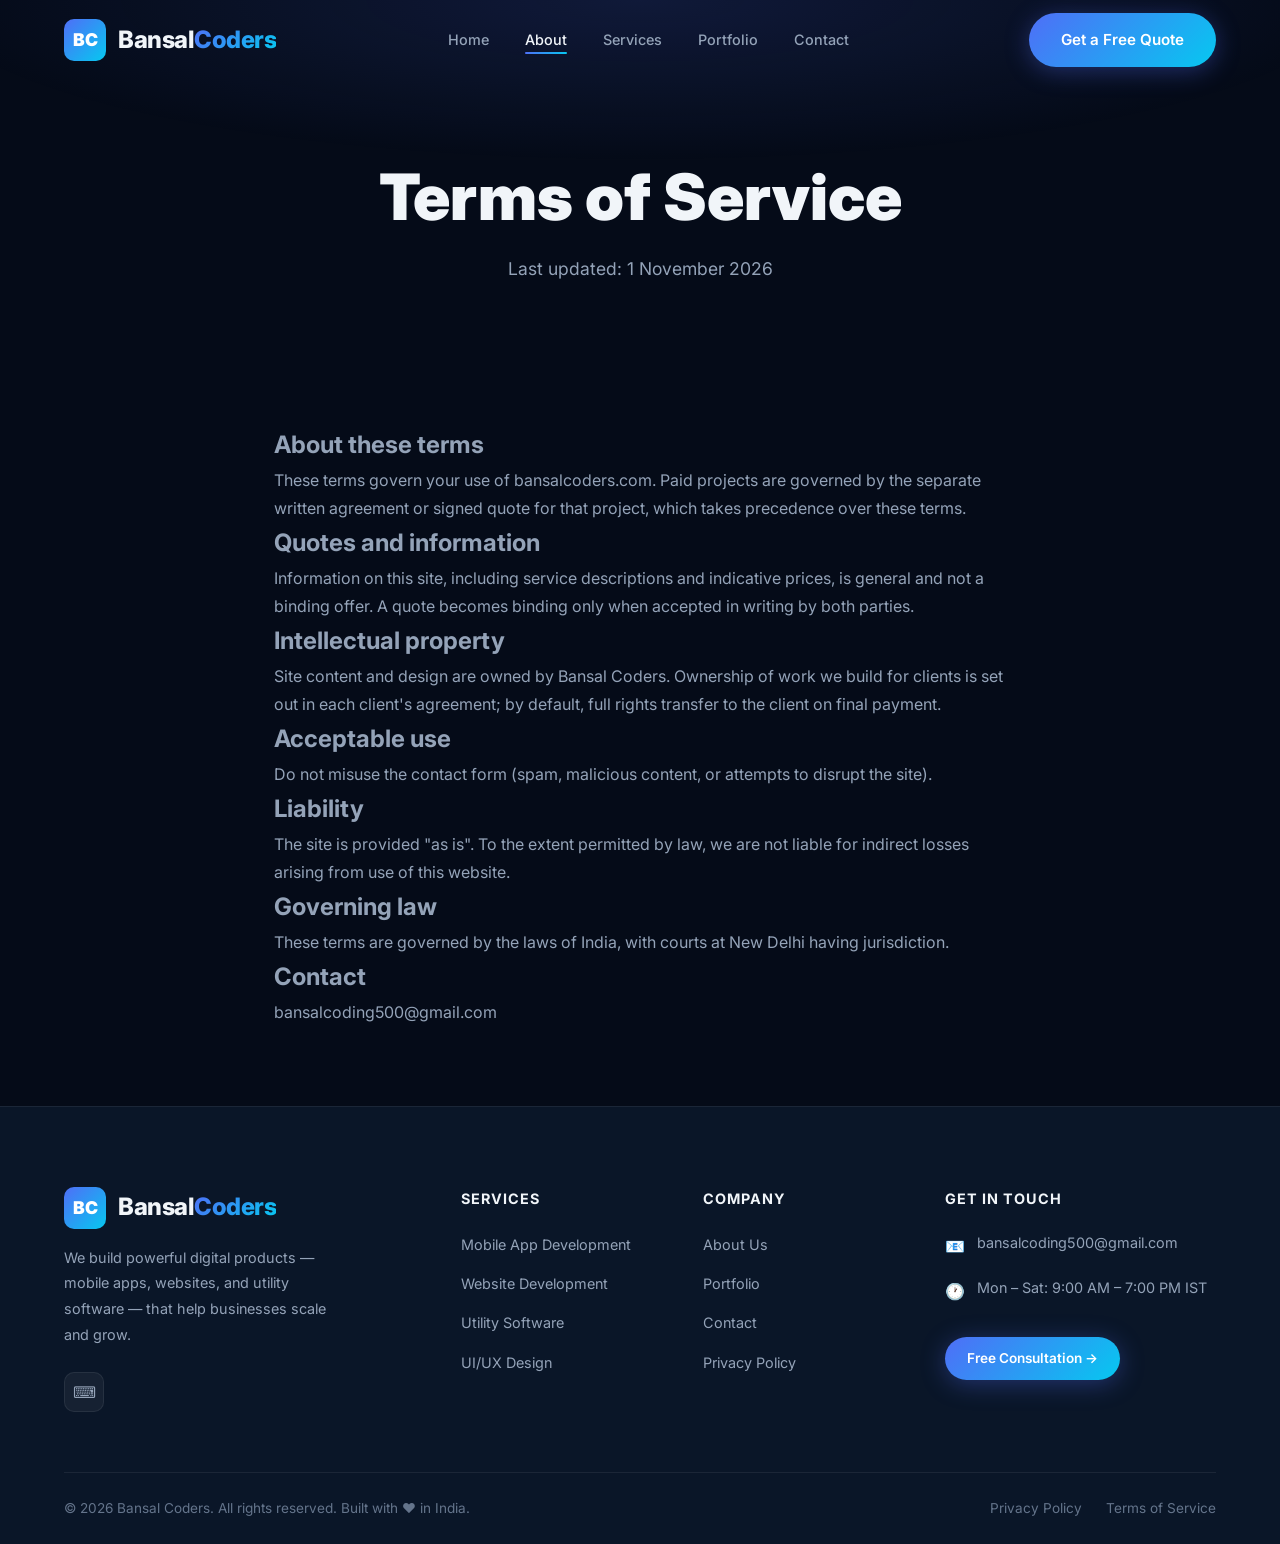
<file: terms.html>
<!DOCTYPE html>
<html lang="en">
<head>
  <meta charset="UTF-8" />
  <meta name="viewport" content="width=device-width, initial-scale=1.0" />
  <title>Terms of Service — Bansal Coders</title>
  <meta name="description" content="Terms governing use of the Bansal Coders website." />
  <meta name="keywords" content="about Bansal Coders, software team India, app development team, web developers" />
  <meta name="author" content="Bansal Coders" />
  <link rel="canonical" href="https://bansalcoders.com/terms.html" />
  <meta property="og:type" content="website" />
  <meta property="og:url" content="https://bansalcoders.com/terms.html" />
  <meta property="og:title" content="Terms of Service — Bansal Coders" />
  <meta property="og:description" content="Meet the team behind Bansal Coders — passionate developers building world-class digital products." />
  <meta property="og:image" content="https://bansalcoders.com/assets/og-image.png" />
  <meta name="twitter:card" content="summary_large_image" />
  <meta name="twitter:title" content="About Us — Bansal Coders" />
  <meta name="twitter:description" content="Meet the team behind Bansal Coders — passionate developers building world-class digital products." />
  <meta name="theme-color" content="#050b18" />
  <link rel="icon" href="assets/favicon.svg" type="image/svg+xml" />
  <link rel="preconnect" href="https://fonts.googleapis.com" />
  <link rel="preconnect" href="https://fonts.gstatic.com" crossorigin />
  <link href="https://fonts.googleapis.com/css2?family=Inter:wght@400;500;600;700;800;900&display=swap" rel="stylesheet" />
  <link rel="stylesheet" href="css/styles.css" />
  
</head>
<body>
  <a href="#main-content" class="skip-link">Skip to main content</a>
  <div id="page-loader" class="page-loader" aria-hidden="true">
    <div class="loader-logo">BC</div>
    <div class="loader-bar"><div class="loader-fill"></div></div>
  </div>

  <!-- NAVBAR -->
  <nav class="navbar">
    <div class="nav-inner">
      <a href="index.html" class="nav-logo">
        <div class="logo-icon">BC</div>
        <span>Bansal<span class="gradient-text">Coders</span></span>
      </a>
      <ul class="nav-links">
        <li><a href="index.html">Home</a></li>
        <li><a href="about.html" class="active">About</a></li>
        <li><a href="services.html">Services</a></li>
        <li><a href="portfolio.html">Portfolio</a></li>
        <li><a href="contact.html">Contact</a></li>
      </ul>
      <a href="contact.html" class="btn btn-primary nav-cta">Get a Free Quote</a>
      <div class="hamburger"><span></span><span></span><span></span></div>
    </div>
  </nav>
  <div class="mobile-menu">
    <a href="index.html">Home</a>
    <a href="about.html">About</a>
    <a href="services.html">Services</a>
    <a href="portfolio.html">Portfolio</a>
    <a href="contact.html">Contact</a>
    <a href="contact.html" class="btn btn-primary" style="margin-top:8px;justify-content:center;">Get a Free Quote</a>
  </div>

  <section class="page-header" id="main-content">
    <div class="container"><h1>Terms of Service</h1><p>Last updated: 1 November 2026</p></div>
  </section>
  <section style="padding:40px 0 80px"><div class="container legal" style="max-width:780px;line-height:1.75;color:var(--text-secondary)">
<h2>About these terms</h2><p>These terms govern your use of bansalcoders.com. Paid projects are governed by the separate written agreement or signed quote for that project, which takes precedence over these terms.</p>
<h2>Quotes and information</h2><p>Information on this site, including service descriptions and indicative prices, is general and not a binding offer. A quote becomes binding only when accepted in writing by both parties.</p>
<h2>Intellectual property</h2><p>Site content and design are owned by Bansal Coders. Ownership of work we build for clients is set out in each client's agreement; by default, full rights transfer to the client on final payment.</p>
<h2>Acceptable use</h2><p>Do not misuse the contact form (spam, malicious content, or attempts to disrupt the site).</p>
<h2>Liability</h2><p>The site is provided "as is". To the extent permitted by law, we are not liable for indirect losses arising from use of this website.</p>
<h2>Governing law</h2><p>These terms are governed by the laws of India, with courts at New Delhi having jurisdiction.</p>
<h2>Contact</h2><p><a href="mailto:bansalcoding500@gmail.com">bansalcoding500@gmail.com</a></p>
  </div></section>

  <footer class="footer">
    <div class="container">
      <div class="footer-grid">
        <div class="footer-brand">
          <a href="index.html" class="nav-logo">
            <div class="logo-icon">BC</div>
            <span>Bansal<span class="gradient-text">Coders</span></span>
          </a>
          <p>We build powerful digital products — mobile apps, websites, and utility software — that help businesses scale and grow.</p>
          <div class="social-links">
            <a href="https://github.com/shubhambansal500" class="social-link" aria-label="GitHub" target="_blank" rel="noopener">⌨</a>
          </div>
        </div>
        <div class="footer-col">
          <h4>Services</h4>
          <ul>
            <li><a href="services.html#mobile">Mobile App Development</a></li>
            <li><a href="services.html#web">Website Development</a></li>
            <li><a href="services.html#utility">Utility Software</a></li>
            <li><a href="services.html#uiux">UI/UX Design</a></li>
          </ul>
        </div>
        <div class="footer-col">
          <h4>Company</h4>
          <ul>
            <li><a href="about.html">About Us</a></li>
            <li><a href="portfolio.html">Portfolio</a></li>
            <li><a href="contact.html">Contact</a></li>
            <li><a href="privacy.html">Privacy Policy</a></li>
          </ul>
        </div>
        <div class="footer-col">
          <h4>Get In Touch</h4>
          <div class="footer-contact-item">
            <span>📧</span>
            <a href="mailto:bansalcoding500@gmail.com">bansalcoding500@gmail.com</a>
          </div>
          <div class="footer-contact-item">
            <span>🕐</span>
            <p>Mon – Sat: 9:00 AM – 7:00 PM IST</p>
          </div>
          <a href="contact.html" class="btn btn-primary" style="margin-top:16px;font-size:0.85rem;padding:10px 22px">Free Consultation →</a>
        </div>
      </div>
      <div class="footer-bottom">
        <p>© 2026 Bansal Coders. All rights reserved. Built with ❤️ in India.</p>
        <div class="footer-bottom-links">
          <a href="privacy.html">Privacy Policy</a>
          <a href="terms.html">Terms of Service</a>
        </div>
      </div>
    </div>
  </footer>

  <div class="fab-group" aria-label="Quick contact options">
    <a href="mailto:bansalcoding500@gmail.com" class="fab fab-email" aria-label="Email us" title="Email us">
      <svg width="22" height="22" viewBox="0 0 24 24" fill="none" stroke="currentColor" stroke-width="2"><rect x="2" y="4" width="20" height="16" rx="2"/><path d="m2 7 10 7 10-7"/></svg>
    </a>
    <a href="contact.html" class="fab fab-quote" aria-label="Get a free quote" title="Get a free quote">
      <svg width="22" height="22" viewBox="0 0 24 24" fill="none" stroke="currentColor" stroke-width="2"><path d="M21 15a2 2 0 0 1-2 2H7l-4 4V5a2 2 0 0 1 2-2h14a2 2 0 0 1 2 2z"/></svg>
    </a>
  </div>
  <button class="back-to-top" id="back-to-top" aria-label="Back to top" title="Back to top">
    <svg width="20" height="20" viewBox="0 0 24 24" fill="none" stroke="currentColor" stroke-width="2.5"><path d="M18 15l-6-6-6 6"/></svg>
  </button>

  <script src="js/main.js"></script>
</body>
</html>
</file>
<file: css/styles.css>
/* =========================================
   BANSAL CODERS - Global Stylesheet
   ========================================= */

/* ---------- CSS Variables ---------- */
:root {
  --bg-primary: #050b18;
  --bg-secondary: #0a1628;
  --bg-card: #0f1e35;
  --bg-card-hover: #152540;
  --primary: #4f6ef7;
  --primary-dark: #3b55d4;
  --accent: #06c8f0;
  --gradient: linear-gradient(135deg, #4f6ef7 0%, #06c8f0 100%);
  --gradient-text: linear-gradient(135deg, #4f6ef7, #06c8f0);
  --text-primary: #f1f5f9;
  --text-secondary: #94a3b8;
  --text-muted: #64748b;
  --border: rgba(255,255,255,0.07);
  --border-light: rgba(79,110,247,0.3);
  --shadow: 0 20px 60px rgba(0,0,0,0.4);
  --shadow-glow: 0 0 40px rgba(79,110,247,0.2);
  --radius: 16px;
  --radius-sm: 10px;
  --transition: all 0.3s ease;
  --font-main: 'Inter', 'Segoe UI', sans-serif;
  --nav-height: 80px;
}

/* ---------- Reset & Base ---------- */
*, *::before, *::after { box-sizing: border-box; margin: 0; padding: 0; }

html { scroll-behavior: smooth; font-size: 16px; }

body {
  font-family: var(--font-main);
  background-color: var(--bg-primary);
  color: var(--text-primary);
  line-height: 1.7;
  overflow-x: hidden;
}

a { text-decoration: none; color: inherit; transition: var(--transition); }
ul { list-style: none; }
img { max-width: 100%; height: auto; display: block; }
button { cursor: pointer; border: none; outline: none; font-family: var(--font-main); }

/* ---------- Scrollbar ---------- */
::-webkit-scrollbar { width: 6px; }
::-webkit-scrollbar-track { background: var(--bg-primary); }
::-webkit-scrollbar-thumb { background: var(--primary); border-radius: 3px; }

/* ---------- Typography Helpers ---------- */
.gradient-text {
  background: var(--gradient-text);
  -webkit-background-clip: text;
  -webkit-text-fill-color: transparent;
  background-clip: text;
}

.section-tag {
  display: inline-flex;
  align-items: center;
  gap: 8px;
  background: rgba(79,110,247,0.12);
  border: 1px solid var(--border-light);
  color: var(--accent);
  font-size: 0.78rem;
  font-weight: 600;
  letter-spacing: 2px;
  text-transform: uppercase;
  padding: 6px 18px;
  border-radius: 50px;
  margin-bottom: 18px;
}

.section-title {
  font-size: clamp(2rem, 4vw, 2.8rem);
  font-weight: 800;
  line-height: 1.2;
  margin-bottom: 18px;
  color: var(--text-primary);
}

.section-subtitle {
  font-size: 1.05rem;
  color: var(--text-secondary);
  max-width: 560px;
  line-height: 1.8;
}

.section-header { text-align: center; margin-bottom: 60px; }
.section-header .section-subtitle { margin: 0 auto; }

/* ---------- Buttons ---------- */
.btn {
  display: inline-flex;
  align-items: center;
  gap: 10px;
  padding: 14px 32px;
  border-radius: 50px;
  font-size: 0.95rem;
  font-weight: 600;
  transition: var(--transition);
  position: relative;
  overflow: hidden;
}

.btn-primary {
  background: var(--gradient);
  color: #fff;
  box-shadow: 0 4px 24px rgba(79,110,247,0.35);
}

.btn-primary:hover {
  transform: translateY(-2px);
  box-shadow: 0 8px 32px rgba(79,110,247,0.5);
}

.btn-outline {
  background: transparent;
  color: var(--text-primary);
  border: 1px solid var(--border-light);
}

.btn-outline:hover {
  background: rgba(79,110,247,0.1);
  border-color: var(--primary);
  transform: translateY(-2px);
}

.btn-ghost {
  background: rgba(255,255,255,0.05);
  color: var(--text-primary);
  border: 1px solid var(--border);
}

.btn-ghost:hover {
  background: rgba(255,255,255,0.1);
  transform: translateY(-2px);
}

/* ---------- Container ---------- */
.container {
  max-width: 1200px;
  margin: 0 auto;
  padding: 0 24px;
}

/* ---------- Section ---------- */
section { padding: 100px 0; }

/* ---------- Cards ---------- */
.card {
  background: var(--bg-card);
  border: 1px solid var(--border);
  border-radius: var(--radius);
  padding: 36px;
  transition: var(--transition);
}

.card:hover {
  border-color: var(--border-light);
  box-shadow: var(--shadow-glow);
  transform: translateY(-4px);
  background: var(--bg-card-hover);
}

/* ---------- NAVIGATION ---------- */
.navbar {
  position: fixed;
  top: 0;
  left: 0;
  width: 100%;
  height: var(--nav-height);
  z-index: 1000;
  transition: var(--transition);
  padding: 0;
}

.navbar.scrolled {
  background: rgba(5, 11, 24, 0.95);
  backdrop-filter: blur(20px);
  -webkit-backdrop-filter: blur(20px);
  border-bottom: 1px solid var(--border);
  box-shadow: 0 4px 30px rgba(0,0,0,0.3);
}

.nav-inner {
  display: flex;
  align-items: center;
  justify-content: space-between;
  height: var(--nav-height);
  max-width: 1200px;
  margin: 0 auto;
  padding: 0 24px;
}

.nav-logo {
  display: flex;
  align-items: center;
  gap: 12px;
  font-size: 1.5rem;
  font-weight: 800;
  letter-spacing: -0.5px;
}

.logo-icon {
  width: 42px;
  height: 42px;
  background: var(--gradient);
  border-radius: 10px;
  display: flex;
  align-items: center;
  justify-content: center;
  font-size: 1.1rem;
  font-weight: 900;
  color: white;
  flex-shrink: 0;
}

.nav-links {
  display: flex;
  align-items: center;
  gap: 36px;
}

.nav-links a {
  font-size: 0.9rem;
  font-weight: 500;
  color: var(--text-secondary);
  position: relative;
  padding: 4px 0;
}

.nav-links a::after {
  content: '';
  position: absolute;
  bottom: -2px;
  left: 0;
  width: 0;
  height: 2px;
  background: var(--gradient);
  border-radius: 2px;
  transition: var(--transition);
}

.nav-links a:hover,
.nav-links a.active {
  color: var(--text-primary);
}

.nav-links a:hover::after,
.nav-links a.active::after {
  width: 100%;
}

.nav-cta { margin-left: 8px; }

.hamburger {
  display: none;
  flex-direction: column;
  gap: 5px;
  cursor: pointer;
  padding: 4px;
}

.hamburger span {
  width: 26px;
  height: 2px;
  background: var(--text-primary);
  border-radius: 2px;
  transition: var(--transition);
}

.hamburger.open span:nth-child(1) { transform: translateY(7px) rotate(45deg); }
.hamburger.open span:nth-child(2) { opacity: 0; }
.hamburger.open span:nth-child(3) { transform: translateY(-7px) rotate(-45deg); }

/* ---------- Mobile Menu ---------- */
.mobile-menu {
  display: none;
  position: fixed;
  top: var(--nav-height);
  left: 0;
  width: 100%;
  background: rgba(5, 11, 24, 0.98);
  backdrop-filter: blur(20px);
  padding: 24px;
  border-bottom: 1px solid var(--border);
  z-index: 999;
  flex-direction: column;
  gap: 8px;
  transform: translateY(-10px);
  opacity: 0;
  transition: var(--transition);
}

.mobile-menu.open {
  display: flex;
  opacity: 1;
  transform: translateY(0);
}

.mobile-menu a {
  padding: 14px 20px;
  border-radius: var(--radius-sm);
  color: var(--text-secondary);
  font-weight: 500;
  font-size: 1rem;
  transition: var(--transition);
}

.mobile-menu a:hover,
.mobile-menu a.active {
  background: rgba(79,110,247,0.1);
  color: var(--text-primary);
}

/* ---------- FOOTER ---------- */
.footer {
  background: var(--bg-secondary);
  border-top: 1px solid var(--border);
  padding: 80px 0 0;
}

.footer-grid {
  display: grid;
  grid-template-columns: 1.8fr 1fr 1fr 1.4fr;
  gap: 48px;
  margin-bottom: 60px;
}

.footer-brand .nav-logo { margin-bottom: 16px; }

.footer-brand p {
  color: var(--text-secondary);
  font-size: 0.9rem;
  line-height: 1.8;
  margin-bottom: 24px;
  max-width: 280px;
}

.social-links {
  display: flex;
  gap: 12px;
}

.social-link {
  width: 40px;
  height: 40px;
  border-radius: 10px;
  background: rgba(255,255,255,0.05);
  border: 1px solid var(--border);
  display: flex;
  align-items: center;
  justify-content: center;
  color: var(--text-secondary);
  font-size: 1rem;
  transition: var(--transition);
}

.social-link:hover {
  background: var(--gradient);
  border-color: transparent;
  color: white;
  transform: translateY(-2px);
}

.footer-col h4 {
  font-size: 0.9rem;
  font-weight: 700;
  color: var(--text-primary);
  letter-spacing: 1px;
  text-transform: uppercase;
  margin-bottom: 20px;
}

.footer-col ul li {
  margin-bottom: 12px;
}

.footer-col ul li a {
  color: var(--text-secondary);
  font-size: 0.9rem;
  transition: var(--transition);
}

.footer-col ul li a:hover {
  color: var(--accent);
  padding-left: 4px;
}

.footer-contact-item {
  display: flex;
  align-items: flex-start;
  gap: 12px;
  margin-bottom: 16px;
}

.footer-contact-item span:first-child {
  font-size: 1rem;
  margin-top: 2px;
  flex-shrink: 0;
}

.footer-contact-item a,
.footer-contact-item p {
  color: var(--text-secondary);
  font-size: 0.9rem;
  transition: var(--transition);
}

.footer-contact-item a:hover { color: var(--accent); }

.footer-bottom {
  border-top: 1px solid var(--border);
  padding: 24px 0;
  display: flex;
  align-items: center;
  justify-content: space-between;
  gap: 16px;
}

.footer-bottom p {
  color: var(--text-muted);
  font-size: 0.85rem;
}

.footer-bottom-links {
  display: flex;
  gap: 24px;
}

.footer-bottom-links a {
  color: var(--text-muted);
  font-size: 0.85rem;
  transition: var(--transition);
}

.footer-bottom-links a:hover { color: var(--accent); }

/* ---------- ANIMATIONS ---------- */
@keyframes fadeInUp {
  from { opacity: 0; transform: translateY(30px); }
  to   { opacity: 1; transform: translateY(0); }
}

@keyframes fadeInLeft {
  from { opacity: 0; transform: translateX(-30px); }
  to   { opacity: 1; transform: translateX(0); }
}

@keyframes fadeInRight {
  from { opacity: 0; transform: translateX(30px); }
  to   { opacity: 1; transform: translateX(0); }
}

@keyframes float {
  0%, 100% { transform: translateY(0); }
  50%       { transform: translateY(-14px); }
}

@keyframes pulse-glow {
  0%, 100% { box-shadow: 0 0 0 0 rgba(79,110,247,0.4); }
  50%       { box-shadow: 0 0 0 20px rgba(79,110,247,0); }
}

@keyframes spin-slow {
  from { transform: rotate(0deg); }
  to   { transform: rotate(360deg); }
}

@keyframes blob {
  0%, 100% { border-radius: 60% 40% 30% 70% / 60% 30% 70% 40%; }
  50%       { border-radius: 30% 60% 70% 40% / 50% 60% 30% 60%; }
}

.animate-fade-up   { animation: fadeInUp 0.7s ease forwards; }
.animate-fade-left { animation: fadeInLeft 0.7s ease forwards; }
.animate-float     { animation: float 6s ease-in-out infinite; }

/* Scroll reveal */
.reveal {
  opacity: 0;
  transform: translateY(40px);
  transition: opacity 0.7s ease, transform 0.7s ease;
}

.reveal.visible {
  opacity: 1;
  transform: translateY(0);
}

.reveal-left {
  opacity: 0;
  transform: translateX(-40px);
  transition: opacity 0.7s ease, transform 0.7s ease;
}

.reveal-left.visible {
  opacity: 1;
  transform: translateX(0);
}

.reveal-right {
  opacity: 0;
  transform: translateX(40px);
  transition: opacity 0.7s ease, transform 0.7s ease;
}

.reveal-right.visible {
  opacity: 1;
  transform: translateX(0);
}

/* Stagger children */
.stagger-children > * { opacity: 0; transform: translateY(30px); transition: opacity 0.5s ease, transform 0.5s ease; }
.stagger-children.visible > *:nth-child(1) { opacity: 1; transform: none; transition-delay: 0.1s; }
.stagger-children.visible > *:nth-child(2) { opacity: 1; transform: none; transition-delay: 0.2s; }
.stagger-children.visible > *:nth-child(3) { opacity: 1; transform: none; transition-delay: 0.3s; }
.stagger-children.visible > *:nth-child(4) { opacity: 1; transform: none; transition-delay: 0.4s; }
.stagger-children.visible > *:nth-child(5) { opacity: 1; transform: none; transition-delay: 0.5s; }
.stagger-children.visible > *:nth-child(6) { opacity: 1; transform: none; transition-delay: 0.6s; }

/* ---------- Page Header (inner pages) ---------- */
.page-header {
  padding: 160px 0 100px;
  text-align: center;
  position: relative;
  overflow: hidden;
}

.page-header::before {
  content: '';
  position: absolute;
  inset: 0;
  background: radial-gradient(ellipse 80% 60% at 50% 0%, rgba(79,110,247,0.15) 0%, transparent 70%);
  pointer-events: none;
}

.page-header h1 {
  font-size: clamp(2.5rem, 5vw, 4rem);
  font-weight: 900;
  line-height: 1.15;
  margin-bottom: 20px;
}

.page-header p {
  font-size: 1.1rem;
  color: var(--text-secondary);
  max-width: 600px;
  margin: 0 auto;
}

/* ---------- Divider ---------- */
.divider {
  width: 60px;
  height: 4px;
  background: var(--gradient);
  border-radius: 2px;
  margin: 20px auto 0;
}

/* ---------- Badge ---------- */
.badge {
  display: inline-block;
  padding: 4px 14px;
  border-radius: 50px;
  font-size: 0.75rem;
  font-weight: 600;
  background: rgba(79,110,247,0.15);
  border: 1px solid var(--border-light);
  color: var(--primary);
}

/* ---------- RESPONSIVE ---------- */
@media (max-width: 1024px) {
  .footer-grid { grid-template-columns: 1fr 1fr; }
}

@media (max-width: 768px) {
  :root { --nav-height: 68px; }
  section { padding: 70px 0; }
  .nav-links, .nav-cta { display: none; }
  .hamburger { display: flex; }
  .footer-grid { grid-template-columns: 1fr; gap: 36px; }
  .footer-bottom { flex-direction: column; text-align: center; }
  .footer-bottom-links { flex-wrap: wrap; justify-content: center; }
}

@media (max-width: 480px) {
  .container { padding: 0 16px; }
  .section-title { font-size: 1.8rem; }
  .btn { padding: 12px 24px; font-size: 0.88rem; }
}

/* =========================================
   PRODUCTION ADDITIONS
   ========================================= */

/* ---------- Skip Link (Accessibility) ---------- */
.skip-link {
  position: fixed;
  top: -100px;
  left: 24px;
  z-index: 9999;
  background: var(--primary);
  color: #fff;
  padding: 10px 20px;
  border-radius: var(--radius-sm);
  font-size: 0.9rem;
  font-weight: 600;
  transition: top 0.2s ease;
  text-decoration: none;
}
.skip-link:focus { top: 16px; outline: 3px solid var(--accent); outline-offset: 2px; }

/* ---------- Focus Rings ---------- */
:focus-visible {
  outline: 2px solid var(--accent);
  outline-offset: 3px;
  border-radius: 4px;
}
button:focus-visible, a:focus-visible { outline: 2px solid var(--accent); outline-offset: 3px; }

/* ---------- Page Loader ---------- */
.page-loader {
  position: fixed;
  inset: 0;
  z-index: 9998;
  background: var(--bg-primary);
  display: flex;
  flex-direction: column;
  align-items: center;
  justify-content: center;
  gap: 24px;
  transition: opacity 0.5s ease, visibility 0.5s ease;
}
.page-loader.fade-out { opacity: 0; visibility: hidden; pointer-events: none; }
.loader-logo {
  width: 64px; height: 64px;
  background: var(--gradient);
  border-radius: 16px;
  display: flex;
  align-items: center;
  justify-content: center;
  font-size: 1.4rem;
  font-weight: 900;
  color: white;
  animation: pulse-glow 1.5s ease-in-out infinite;
}
.loader-bar {
  width: 180px; height: 3px;
  background: rgba(255,255,255,0.08);
  border-radius: 2px;
  overflow: hidden;
}
.loader-fill {
  height: 100%;
  background: var(--gradient);
  border-radius: 2px;
  animation: loader-progress 1.8s ease-in-out forwards;
}
@keyframes loader-progress {
  from { width: 0%; }
  60%  { width: 75%; }
  to   { width: 100%; }
}

/* ---------- Page Transitions ---------- */
body { opacity: 1; transition: opacity 0.22s ease; }
body.page-exit { opacity: 0; }
body.page-enter { animation: fadeInUp 0.4s ease both; }

/* ---------- Typed Text Cursor ---------- */
.typed-text::after {
  content: '|';
  display: inline-block;
  color: var(--accent);
  animation: blink 0.75s step-end infinite;
  margin-left: 2px;
  font-weight: 300;
}
@keyframes blink { 0%, 100% { opacity: 1; } 50% { opacity: 0; } }

/* ---------- Floating Action Buttons ---------- */
.fab-group {
  position: fixed;
  bottom: 90px;
  right: 24px;
  display: flex;
  flex-direction: column;
  gap: 12px;
  z-index: 900;
  opacity: 0;
  transform: translateX(20px);
  transition: opacity 0.3s ease, transform 0.3s ease;
  pointer-events: none;
}
.fab-group.visible { opacity: 1; transform: translateX(0); pointer-events: all; }

.fab {
  width: 50px; height: 50px;
  border-radius: 50%;
  display: flex;
  align-items: center;
  justify-content: center;
  color: white;
  box-shadow: 0 4px 20px rgba(0,0,0,0.3);
  transition: var(--transition);
  position: relative;
}
.fab:hover { transform: scale(1.12) translateY(-2px); }
.fab-email { background: linear-gradient(135deg, #4f6ef7, #06c8f0); }
.fab-quote { background: linear-gradient(135deg, #10b981, #059669); }

/* Tooltip */
.fab::before {
  content: attr(title);
  position: absolute;
  right: 60px;
  background: var(--bg-card);
  border: 1px solid var(--border);
  color: var(--text-primary);
  font-size: 0.75rem;
  font-weight: 600;
  padding: 5px 12px;
  border-radius: 6px;
  white-space: nowrap;
  opacity: 0;
  pointer-events: none;
  transition: opacity 0.2s ease;
}
.fab:hover::before { opacity: 1; }

/* ---------- Back to Top ---------- */
.back-to-top {
  position: fixed;
  bottom: 24px;
  right: 24px;
  width: 46px; height: 46px;
  border-radius: 50%;
  background: var(--gradient);
  color: white;
  display: flex;
  align-items: center;
  justify-content: center;
  z-index: 900;
  box-shadow: 0 4px 20px rgba(79,110,247,0.35);
  opacity: 0;
  transform: translateY(16px);
  transition: opacity 0.3s ease, transform 0.3s ease;
  pointer-events: none;
  cursor: pointer;
}
.back-to-top.visible { opacity: 1; transform: translateY(0); pointer-events: all; }
.back-to-top:hover { transform: translateY(-3px); box-shadow: 0 8px 28px rgba(79,110,247,0.5); }

/* ---------- Commitment Section (Home) ---------- */
.commitment-section { background: var(--bg-secondary); }
.commitment-grid {
  display: grid;
  grid-template-columns: repeat(3, 1fr);
  gap: 24px;
}
.commitment-card {
  background: var(--bg-card);
  border: 1px solid var(--border);
  border-radius: var(--radius);
  padding: 32px;
  transition: var(--transition);
  position: relative;
  overflow: hidden;
}
.commitment-card::before {
  content: '';
  position: absolute;
  top: 0; left: 0; right: 0;
  height: 3px;
  background: var(--gradient);
  transform: scaleX(0);
  transform-origin: left;
  transition: transform 0.4s ease;
}
.commitment-card:hover {
  border-color: var(--border-light);
  transform: translateY(-5px);
  box-shadow: var(--shadow-glow);
  background: var(--bg-card-hover);
}
.commitment-card:hover::before { transform: scaleX(1); }
.comm-icon {
  font-size: 2.2rem;
  margin-bottom: 16px;
  display: block;
}
.commitment-card h4 {
  font-size: 1rem;
  font-weight: 700;
  color: var(--text-primary);
  margin-bottom: 10px;
}
.commitment-card p {
  font-size: 0.88rem;
  color: var(--text-secondary);
  line-height: 1.7;
}

/* ---------- Open For Work Section (Portfolio) ---------- */
.open-for-work-section { background: var(--bg-primary); padding: 60px 0; }
.ofw-inner {
  display: flex;
  align-items: center;
  gap: 32px;
  background: linear-gradient(135deg, rgba(79,110,247,0.1), rgba(6,200,240,0.06));
  border: 1px solid var(--border-light);
  border-radius: var(--radius);
  padding: 40px 48px;
  flex-wrap: wrap;
}
.ofw-icon { font-size: 3rem; flex-shrink: 0; }
.ofw-text { flex: 1; min-width: 200px; }
.ofw-text h3 {
  font-size: 1.2rem;
  font-weight: 800;
  color: var(--text-primary);
  margin-bottom: 8px;
}
.ofw-text p {
  font-size: 0.9rem;
  color: var(--text-secondary);
  line-height: 1.7;
}

/* ---------- Spinner ---------- */
.spinner {
  display: inline-block;
  width: 16px; height: 16px;
  border: 2px solid rgba(255,255,255,0.3);
  border-top-color: white;
  border-radius: 50%;
  animation: spin-slow 0.7s linear infinite;
}

/* ---------- Responsive for new elements ---------- */
@media (max-width: 1024px) {
  .commitment-grid { grid-template-columns: repeat(2, 1fr); }
}
@media (max-width: 768px) {
  .commitment-grid { grid-template-columns: 1fr; }
  .fab-group { bottom: 80px; right: 16px; }
  .back-to-top { bottom: 16px; right: 16px; }
  .ofw-inner { flex-direction: column; text-align: center; padding: 32px 24px; }
}
@media (max-width: 480px) {
  .commitment-grid { grid-template-columns: 1fr; }
}
</file>
<file: css/home.css>
/* =========================================
   BANSAL CODERS - Home Page Styles
   ========================================= */

/* ---------- HERO ---------- */
.hero {
  min-height: 100vh;
  display: flex;
  align-items: center;
  position: relative;
  overflow: hidden;
  padding-top: var(--nav-height);
}

#particles-canvas {
  position: absolute;
  inset: 0;
  width: 100%;
  height: 100%;
  pointer-events: none;
}

.hero-bg-blobs {
  position: absolute;
  inset: 0;
  pointer-events: none;
  overflow: hidden;
}

.blob {
  position: absolute;
  border-radius: 50%;
  filter: blur(100px);
  opacity: 0.12;
  animation: blob 10s ease-in-out infinite;
}

.blob-1 {
  width: 700px; height: 700px;
  background: var(--primary);
  top: -200px; right: -150px;
  animation-delay: 0s;
}

.blob-2 {
  width: 500px; height: 500px;
  background: var(--accent);
  bottom: -100px; left: -100px;
  animation-delay: 5s;
}

.hero-inner {
  display: grid;
  grid-template-columns: 1fr 1fr;
  align-items: center;
  gap: 60px;
  padding-top: 60px;
  padding-bottom: 60px;
}

.hero-content { max-width: 580px; }

.hero-title {
  font-size: clamp(2.6rem, 5vw, 4.2rem);
  font-weight: 900;
  line-height: 1.1;
  letter-spacing: -1px;
  margin-bottom: 24px;
}

.hero-desc {
  font-size: 1.1rem;
  color: var(--text-secondary);
  line-height: 1.8;
  margin-bottom: 36px;
  max-width: 500px;
}

.hero-actions {
  display: flex;
  align-items: center;
  gap: 16px;
  flex-wrap: wrap;
  margin-bottom: 48px;
}

.hero-stats {
  display: flex;
  align-items: center;
  gap: 28px;
  flex-wrap: wrap;
}

.hero-stat-num {
  font-size: 2rem;
  font-weight: 900;
  background: var(--gradient-text);
  -webkit-background-clip: text;
  -webkit-text-fill-color: transparent;
  background-clip: text;
  display: block;
  line-height: 1.1;
}

.hero-stat-label {
  font-size: 0.78rem;
  color: var(--text-muted);
  font-weight: 500;
  text-transform: uppercase;
  letter-spacing: 0.5px;
}

.hero-stat-divider {
  width: 1px;
  height: 40px;
  background: var(--border);
}

/* Hero Visual */
.hero-visual {
  display: flex;
  justify-content: center;
  align-items: center;
  position: relative;
}

.hero-card-stack {
  position: relative;
  width: 420px;
  height: 460px;
}

.floating-card {
  position: absolute;
  background: var(--bg-card);
  border: 1px solid var(--border);
  border-radius: var(--radius);
  padding: 16px 20px;
  display: flex;
  align-items: center;
  gap: 14px;
  backdrop-filter: blur(10px);
  box-shadow: var(--shadow);
  transition: var(--transition);
}

.floating-card:hover { transform: translateY(-4px); border-color: var(--border-light); }

.fc-icon { font-size: 1.8rem; }
.fc-title { font-weight: 700; font-size: 0.9rem; color: var(--text-primary); }
.fc-sub { font-size: 0.75rem; color: var(--text-secondary); margin-top: 2px; }

.card-mobile { top: 0; left: 20px; animation: float 5s ease-in-out infinite; }
.card-web    { top: 120px; right: 0; animation: float 6s ease-in-out infinite 1s; }
.card-util   { bottom: 80px; left: 10px; animation: float 7s ease-in-out infinite 2s; }

.hero-code-block {
  position: absolute;
  top: 200px;
  left: 60px;
  background: #0d1b2e;
  border: 1px solid var(--border);
  border-radius: var(--radius-sm);
  padding: 16px 20px;
  font-family: 'Courier New', monospace;
  font-size: 0.78rem;
  box-shadow: var(--shadow);
  min-width: 220px;
}

.code-dot { width: 10px; height: 10px; border-radius: 50%; display: inline-block; margin-right: 5px; }
.code-dot.red { background: #ff5f57; }
.code-dot.yellow { background: #febc2e; }
.code-dot.green { background: #28c840; }

.code-lines { margin-top: 12px; }
.code-line { line-height: 1.8; }
.c-kw { color: #c792ea; }
.c-var { color: #82aaff; }
.c-key { color: #f78c6c; }
.c-str { color: #c3e88d; }

/* Hero Scroll Hint */
.hero-scroll-hint {
  position: absolute;
  bottom: 36px;
  left: 50%;
  transform: translateX(-50%);
  display: flex;
  flex-direction: column;
  align-items: center;
  gap: 8px;
  color: var(--text-muted);
  font-size: 0.75rem;
}

.scroll-mouse {
  width: 24px; height: 38px;
  border: 2px solid var(--border-light);
  border-radius: 12px;
  display: flex;
  justify-content: center;
  padding-top: 6px;
}

.scroll-wheel {
  width: 4px; height: 8px;
  background: var(--primary);
  border-radius: 2px;
  animation: float 1.5s ease-in-out infinite;
}

/* ---------- TRUSTED ---------- */
.trusted-section {
  padding: 48px 0;
  border-top: 1px solid var(--border);
  border-bottom: 1px solid var(--border);
  background: var(--bg-secondary);
}

.trusted-label {
  text-align: center;
  color: var(--text-muted);
  font-size: 0.82rem;
  text-transform: uppercase;
  letter-spacing: 2px;
  margin-bottom: 28px;
}

.logo-strip {
  display: flex;
  justify-content: center;
  flex-wrap: wrap;
  gap: 16px;
}

.logo-pill {
  background: rgba(255,255,255,0.04);
  border: 1px solid var(--border);
  color: var(--text-secondary);
  padding: 10px 22px;
  border-radius: 50px;
  font-size: 0.85rem;
  font-weight: 500;
  transition: var(--transition);
}

.logo-pill:hover {
  border-color: var(--border-light);
  color: var(--text-primary);
  background: rgba(79,110,247,0.08);
}

/* ---------- SERVICES OVERVIEW ---------- */
.services-overview { background: var(--bg-primary); }

.services-grid {
  display: grid;
  grid-template-columns: repeat(3, 1fr);
  gap: 28px;
}

.service-card {
  background: var(--bg-card);
  border: 1px solid var(--border);
  border-radius: var(--radius);
  padding: 40px 32px;
  transition: var(--transition);
  position: relative;
  overflow: hidden;
}

.service-card::before {
  content: '';
  position: absolute;
  top: 0; left: 0; right: 0;
  height: 3px;
  background: var(--gradient);
  transform: scaleX(0);
  transform-origin: left;
  transition: transform 0.4s ease;
}

.service-card:hover {
  border-color: var(--border-light);
  transform: translateY(-6px);
  box-shadow: var(--shadow-glow);
  background: var(--bg-card-hover);
}

.service-card:hover::before { transform: scaleX(1); }

.service-card.featured {
  border-color: var(--border-light);
  background: rgba(79,110,247,0.05);
}

.service-card.featured::before { transform: scaleX(1); }

.featured-badge {
  position: absolute;
  top: 20px; right: 20px;
  background: var(--gradient);
  color: white;
  font-size: 0.7rem;
  font-weight: 700;
  padding: 4px 12px;
  border-radius: 50px;
  letter-spacing: 0.5px;
}

.service-icon-wrap {
  width: 64px; height: 64px;
  background: rgba(79,110,247,0.1);
  border: 1px solid var(--border-light);
  border-radius: 16px;
  display: flex;
  align-items: center;
  justify-content: center;
  margin-bottom: 24px;
}

.service-icon { font-size: 1.8rem; }

.service-card h3 {
  font-size: 1.25rem;
  font-weight: 700;
  margin-bottom: 12px;
  color: var(--text-primary);
}

.service-card p {
  color: var(--text-secondary);
  font-size: 0.92rem;
  line-height: 1.7;
  margin-bottom: 20px;
}

.service-features {
  display: flex;
  flex-direction: column;
  gap: 8px;
  margin-bottom: 24px;
}

.service-features li {
  color: var(--text-secondary);
  font-size: 0.85rem;
  display: flex;
  align-items: center;
  gap: 8px;
}

.service-link {
  color: var(--primary);
  font-size: 0.9rem;
  font-weight: 600;
  transition: var(--transition);
}

.service-link:hover {
  color: var(--accent);
  letter-spacing: 0.5px;
}

/* ---------- PROCESS ---------- */
.process-section { background: var(--bg-secondary); }

.process-steps {
  display: flex;
  align-items: flex-start;
  gap: 0;
  position: relative;
}

.process-step {
  flex: 1;
  text-align: center;
  padding: 0 20px;
  position: relative;
}

.step-num {
  font-size: 0.72rem;
  font-weight: 700;
  color: var(--primary);
  letter-spacing: 2px;
  margin-bottom: 16px;
  opacity: 0.8;
}

.step-icon {
  font-size: 2.5rem;
  margin-bottom: 20px;
  display: block;
}

.process-step h4 {
  font-size: 1.05rem;
  font-weight: 700;
  margin-bottom: 10px;
  color: var(--text-primary);
}

.process-step p {
  color: var(--text-secondary);
  font-size: 0.88rem;
  line-height: 1.7;
}

.process-connector {
  flex: 0 0 40px;
  height: 2px;
  background: var(--gradient);
  margin-top: 68px;
  opacity: 0.4;
  position: relative;
}

.process-connector::after {
  content: '→';
  position: absolute;
  right: -8px;
  top: -12px;
  color: var(--primary);
  font-size: 1rem;
  opacity: 1;
}

/* ---------- STATS ---------- */
.stats-section {
  background: var(--bg-card);
  border-top: 1px solid var(--border);
  border-bottom: 1px solid var(--border);
  padding: 80px 0;
}

.stats-inner {
  background: linear-gradient(135deg, rgba(79,110,247,0.08), rgba(6,200,240,0.05));
  border: 1px solid var(--border-light);
  border-radius: var(--radius);
  padding: 60px;
}

.stats-grid {
  display: grid;
  grid-template-columns: repeat(4, 1fr);
  gap: 40px;
  text-align: center;
}

.stat-num {
  font-size: 3.2rem;
  font-weight: 900;
  line-height: 1;
  margin-bottom: 8px;
}

.stat-label {
  color: var(--text-secondary);
  font-size: 0.9rem;
  font-weight: 500;
}

/* ---------- WHY US ---------- */
.why-section { background: var(--bg-primary); }

.why-inner {
  display: grid;
  grid-template-columns: 1fr 1fr;
  gap: 80px;
  align-items: center;
}

.why-features {
  display: flex;
  flex-direction: column;
  gap: 24px;
  margin: 32px 0;
}

.why-feature {
  display: flex;
  gap: 16px;
  align-items: flex-start;
}

.wf-icon {
  font-size: 1.5rem;
  width: 48px;
  height: 48px;
  background: rgba(79,110,247,0.1);
  border: 1px solid var(--border-light);
  border-radius: 12px;
  display: flex;
  align-items: center;
  justify-content: center;
  flex-shrink: 0;
}

.why-feature h5 {
  font-size: 0.95rem;
  font-weight: 700;
  margin-bottom: 4px;
  color: var(--text-primary);
}

.why-feature p {
  font-size: 0.85rem;
  color: var(--text-secondary);
  line-height: 1.6;
}

.why-visual {
  position: relative;
  display: flex;
  flex-direction: column;
  gap: 20px;
}

.why-card {
  background: var(--bg-card);
  border: 1px solid var(--border);
  border-radius: var(--radius);
  padding: 28px;
  transition: var(--transition);
}

.why-card:hover { border-color: var(--border-light); transform: translateY(-3px); }

.wc-header {
  display: flex;
  align-items: center;
  gap: 10px;
  margin-bottom: 20px;
  font-size: 0.85rem;
  color: var(--text-secondary);
  font-weight: 600;
}

.wc-dot {
  width: 10px; height: 10px;
  border-radius: 50%;
  background: #22c55e;
  box-shadow: 0 0 8px #22c55e;
  animation: pulse-glow 2s ease-in-out infinite;
}

.progress-bars { display: flex; flex-direction: column; gap: 14px; }

.progress-item {
  display: flex;
  align-items: center;
  gap: 12px;
  font-size: 0.8rem;
  color: var(--text-secondary);
}

.progress-item > span:first-child { width: 80px; }
.progress-item > span:last-child { width: 36px; text-align: right; font-weight: 600; color: var(--accent); }

.progress-track {
  flex: 1;
  height: 6px;
  background: rgba(255,255,255,0.06);
  border-radius: 3px;
  overflow: hidden;
}

.progress-fill {
  height: 100%;
  background: var(--gradient);
  border-radius: 3px;
  transition: width 1.5s ease;
}

.rating-stars { font-size: 1rem; margin-bottom: 14px; }

.wc-2 p {
  font-size: 0.9rem;
  color: var(--text-secondary);
  line-height: 1.7;
  margin-bottom: 20px;
  font-style: italic;
}

.reviewer {
  display: flex;
  align-items: center;
  gap: 12px;
}

.reviewer-avatar {
  width: 40px; height: 40px;
  border-radius: 50%;
  background: var(--gradient);
  display: flex;
  align-items: center;
  justify-content: center;
  font-size: 0.75rem;
  font-weight: 700;
  color: white;
  flex-shrink: 0;
}

.reviewer strong {
  display: block;
  font-size: 0.88rem;
  color: var(--text-primary);
}

.reviewer span {
  font-size: 0.75rem;
  color: var(--text-muted);
}

/* Response stats card */
.response-stats {
  display: flex;
  align-items: center;
  justify-content: space-between;
  gap: 8px;
  margin-top: 4px;
}

.rs-item {
  flex: 1;
  text-align: center;
}

.rs-val {
  display: block;
  font-size: 1.6rem;
  font-weight: 900;
  line-height: 1.1;
  margin-bottom: 4px;
}

.rs-label {
  font-size: 0.72rem;
  color: var(--text-muted);
  font-weight: 500;
}

.rs-divider {
  width: 1px;
  height: 40px;
  background: var(--border);
  flex-shrink: 0;
}

/* ---------- TECH SECTION ---------- */
.tech-section { background: var(--bg-secondary); }

.tech-grid {
  display: grid;
  grid-template-columns: repeat(5, 1fr);
  gap: 16px;
}

.tech-item {
  background: var(--bg-card);
  border: 1px solid var(--border);
  border-radius: var(--radius-sm);
  padding: 24px 16px;
  text-align: center;
  transition: var(--transition);
  cursor: default;
}

.tech-item:hover {
  border-color: var(--border-light);
  background: var(--bg-card-hover);
  transform: translateY(-4px);
  box-shadow: var(--shadow-glow);
}

.tech-logo { font-size: 2rem; margin-bottom: 10px; }

.tech-item span {
  font-size: 0.8rem;
  color: var(--text-secondary);
  font-weight: 500;
}

/* ---------- TESTIMONIALS ---------- */
.testimonials-section { background: var(--bg-primary); }

.testimonials-grid {
  display: grid;
  grid-template-columns: repeat(3, 1fr);
  gap: 28px;
}

.testimonial-card {
  background: var(--bg-card);
  border: 1px solid var(--border);
  border-radius: var(--radius);
  padding: 36px;
  transition: var(--transition);
  position: relative;
}

.testimonial-card:hover {
  border-color: var(--border-light);
  transform: translateY(-4px);
  box-shadow: var(--shadow-glow);
}

.featured-testimonial {
  border-color: var(--border-light);
  background: rgba(79,110,247,0.05);
}

.testimonial-quote {
  font-size: 3rem;
  line-height: 1;
  color: var(--primary);
  opacity: 0.4;
  margin-bottom: 16px;
  font-family: Georgia, serif;
}

.testimonial-card p {
  font-size: 0.92rem;
  color: var(--text-secondary);
  line-height: 1.8;
  margin-bottom: 24px;
  font-style: italic;
}

.testimonial-author {
  display: flex;
  align-items: center;
  gap: 12px;
}

.ta-avatar {
  width: 42px; height: 42px;
  border-radius: 50%;
  display: flex;
  align-items: center;
  justify-content: center;
  font-size: 0.75rem;
  font-weight: 700;
  color: white;
  flex-shrink: 0;
}

.testimonial-author > div:nth-child(2) { flex: 1; }
.testimonial-author strong { display: block; font-size: 0.9rem; color: var(--text-primary); }
.testimonial-author span { font-size: 0.78rem; color: var(--text-muted); }
.ta-stars { font-size: 0.75rem; }

/* ---------- CTA SECTION ---------- */
.cta-section { background: var(--bg-secondary); padding: 100px 0; }

.cta-inner {
  background: linear-gradient(135deg, rgba(79,110,247,0.1), rgba(6,200,240,0.06));
  border: 1px solid var(--border-light);
  border-radius: 24px;
  padding: 80px 60px;
  text-align: center;
  position: relative;
  overflow: hidden;
}

.cta-blob {
  position: absolute;
  width: 400px; height: 400px;
  background: radial-gradient(circle, rgba(79,110,247,0.2), transparent);
  top: 50%; left: 50%;
  transform: translate(-50%, -50%);
  pointer-events: none;
}

.cta-inner h2 {
  font-size: clamp(2rem, 4vw, 3rem);
  font-weight: 900;
  margin: 16px 0;
}

.cta-inner p {
  color: var(--text-secondary);
  font-size: 1.05rem;
  margin-bottom: 36px;
}

.cta-actions {
  display: flex;
  justify-content: center;
  gap: 16px;
  flex-wrap: wrap;
}

/* ---------- RESPONSIVE ---------- */
@media (max-width: 1024px) {
  .hero-inner { grid-template-columns: 1fr; }
  .hero-visual { display: none; }
  .hero-content { max-width: 100%; text-align: center; }
  .hero-actions { justify-content: center; }
  .hero-stats { justify-content: center; }
  .services-grid { grid-template-columns: 1fr; max-width: 480px; margin: 0 auto; }
  .stats-grid { grid-template-columns: repeat(2, 1fr); }
  .why-inner { grid-template-columns: 1fr; }
  .tech-grid { grid-template-columns: repeat(4, 1fr); }
  .testimonials-grid { grid-template-columns: 1fr; max-width: 500px; margin: 0 auto; }
  .process-steps { flex-direction: column; align-items: center; }
  .process-connector { width: 2px; height: 30px; flex: none; margin: 0; }
  .process-connector::after { content: '↓'; top: -8px; right: -12px; }
}

@media (max-width: 768px) {
  .stats-inner { padding: 36px 24px; }
  .stats-grid { grid-template-columns: repeat(2, 1fr); gap: 28px; }
  .stat-num { font-size: 2.4rem; }
  .tech-grid { grid-template-columns: repeat(3, 1fr); }
  .cta-inner { padding: 48px 24px; }
}

@media (max-width: 480px) {
  .tech-grid { grid-template-columns: repeat(2, 1fr); }
  .stats-grid { grid-template-columns: repeat(2, 1fr); }
  .hero-title { font-size: 2.2rem; }
}
</file>
<file: css/about.css>
/* =========================================
   BANSAL CODERS - About Page Styles
   ========================================= */

/* ---------- STORY SECTION ---------- */
.story-section { background: var(--bg-secondary); }

.story-inner {
  display: grid;
  grid-template-columns: 1fr 1.2fr;
  gap: 80px;
  align-items: center;
}

.story-image-wrap {
  position: relative;
  display: flex;
  flex-direction: column;
  align-items: center;
}

.story-img-placeholder {
  width: 100%;
  aspect-ratio: 4/3;
  background: var(--bg-card);
  border: 1px solid var(--border);
  border-radius: var(--radius);
  display: flex;
  flex-direction: column;
  align-items: center;
  justify-content: center;
  gap: 16px;
  position: relative;
  overflow: hidden;
}

.story-img-placeholder::before {
  content: '';
  position: absolute;
  inset: 0;
  background: radial-gradient(ellipse at 50% 0%, rgba(79,110,247,0.15), transparent 70%);
}

.story-img-icon {
  font-size: 5rem;
  animation: float 5s ease-in-out infinite;
}

.story-img-placeholder p {
  color: var(--text-muted);
  font-size: 0.85rem;
  text-align: center;
  padding: 0 20px;
}

.story-badge {
  position: absolute;
  bottom: -20px;
  right: 20px;
  background: var(--bg-card);
  border: 1px solid var(--border-light);
  border-radius: var(--radius-sm);
  padding: 12px 20px;
  display: flex;
  align-items: center;
  gap: 12px;
  box-shadow: var(--shadow);
}

.story-badge span { font-size: 1.5rem; }
.story-badge strong { display: block; font-size: 1rem; color: var(--text-primary); }
.story-badge > div > span { font-size: 0.75rem; color: var(--text-muted); }

.story-highlights {
  display: flex;
  flex-direction: column;
  gap: 16px;
  margin: 28px 0;
}

.story-highlight {
  display: flex;
  align-items: center;
  gap: 14px;
  padding: 14px 20px;
  background: var(--bg-card);
  border: 1px solid var(--border);
  border-radius: var(--radius-sm);
  transition: var(--transition);
}

.story-highlight:hover {
  border-color: var(--border-light);
  transform: translateX(4px);
}

.story-highlight span { font-size: 1.3rem; }
.story-highlight p { font-size: 0.9rem; color: var(--text-secondary); margin: 0; }

/* ---------- MISSION/VISION/VALUES ---------- */
.mvv-section { background: var(--bg-primary); }

.mvv-grid {
  display: grid;
  grid-template-columns: repeat(3, 1fr);
  gap: 28px;
}

.mvv-card {
  background: var(--bg-card);
  border: 1px solid var(--border);
  border-radius: var(--radius);
  padding: 40px 32px;
  text-align: center;
  transition: var(--transition);
}

.mvv-card:hover {
  border-color: var(--border-light);
  transform: translateY(-6px);
  box-shadow: var(--shadow-glow);
}

.featured-mvv {
  background: linear-gradient(135deg, rgba(79,110,247,0.08), rgba(6,200,240,0.05));
  border-color: var(--border-light);
}

.mvv-icon {
  font-size: 3rem;
  margin-bottom: 20px;
  display: block;
}

.mvv-card h3 {
  font-size: 1.2rem;
  font-weight: 700;
  margin-bottom: 14px;
  color: var(--text-primary);
}

.mvv-card p {
  color: var(--text-secondary);
  font-size: 0.92rem;
  line-height: 1.8;
}

/* ---------- TEAM SECTION ---------- */
.team-section { background: var(--bg-secondary); }

.team-grid {
  display: grid;
  grid-template-columns: repeat(4, 1fr);
  gap: 24px;
}

.team-card {
  background: var(--bg-card);
  border: 1px solid var(--border);
  border-radius: var(--radius);
  padding: 32px 24px;
  text-align: center;
  transition: var(--transition);
}

.team-card:hover {
  border-color: var(--border-light);
  transform: translateY(-6px);
  box-shadow: var(--shadow-glow);
}

.team-avatar {
  width: 80px; height: 80px;
  border-radius: 50%;
  display: flex;
  align-items: center;
  justify-content: center;
  font-size: 1.3rem;
  font-weight: 800;
  color: white;
  margin: 0 auto 20px;
  box-shadow: 0 8px 24px rgba(0,0,0,0.3);
}

.team-card h4 {
  font-size: 1rem;
  font-weight: 700;
  color: var(--text-primary);
  margin-bottom: 4px;
}

.team-role {
  font-size: 0.8rem;
  color: var(--accent);
  font-weight: 600;
  margin-bottom: 12px;
}

.team-bio {
  font-size: 0.82rem;
  color: var(--text-secondary);
  line-height: 1.7;
  margin-bottom: 16px;
}

.team-skills {
  display: flex;
  flex-wrap: wrap;
  justify-content: center;
  gap: 6px;
  margin-bottom: 16px;
}

.team-social {
  display: flex;
  justify-content: center;
  gap: 8px;
}

/* ---------- PERKS SECTION ---------- */
.perks-section { background: var(--bg-primary); }

.perks-grid {
  display: grid;
  grid-template-columns: repeat(3, 1fr);
  gap: 28px;
}

.perk-item {
  background: var(--bg-card);
  border: 1px solid var(--border);
  border-radius: var(--radius);
  padding: 32px;
  transition: var(--transition);
  position: relative;
  overflow: hidden;
}

.perk-item::after {
  content: '';
  position: absolute;
  inset: 0;
  background: linear-gradient(135deg, rgba(79,110,247,0.05), transparent);
  opacity: 0;
  transition: var(--transition);
}

.perk-item:hover {
  border-color: var(--border-light);
  transform: translateY(-4px);
  box-shadow: var(--shadow-glow);
}

.perk-item:hover::after { opacity: 1; }

.perk-num {
  font-size: 2.5rem;
  font-weight: 900;
  background: var(--gradient-text);
  -webkit-background-clip: text;
  -webkit-text-fill-color: transparent;
  background-clip: text;
  opacity: 0.3;
  line-height: 1;
  margin-bottom: 16px;
}

.perk-item h4 {
  font-size: 1rem;
  font-weight: 700;
  color: var(--text-primary);
  margin-bottom: 10px;
}

.perk-item p {
  font-size: 0.88rem;
  color: var(--text-secondary);
  line-height: 1.7;
}

/* CTA Reuse */
.cta-section { background: var(--bg-secondary); padding: 100px 0; }

.cta-inner {
  background: linear-gradient(135deg, rgba(79,110,247,0.1), rgba(6,200,240,0.06));
  border: 1px solid var(--border-light);
  border-radius: 24px;
  padding: 80px 60px;
  text-align: center;
  position: relative;
  overflow: hidden;
}

.cta-blob {
  position: absolute;
  width: 400px; height: 400px;
  background: radial-gradient(circle, rgba(79,110,247,0.2), transparent);
  top: 50%; left: 50%;
  transform: translate(-50%, -50%);
  pointer-events: none;
}

.cta-inner h2 {
  font-size: clamp(2rem, 4vw, 3rem);
  font-weight: 900;
  margin: 16px 0;
}

.cta-inner p {
  color: var(--text-secondary);
  font-size: 1.05rem;
  margin-bottom: 36px;
}

.cta-actions {
  display: flex;
  justify-content: center;
  gap: 16px;
  flex-wrap: wrap;
}

/* ---------- RESPONSIVE ---------- */
@media (max-width: 1024px) {
  .story-inner { grid-template-columns: 1fr; }
  .story-image-wrap { max-width: 480px; margin: 0 auto; }
  .mvv-grid { grid-template-columns: 1fr; max-width: 480px; margin: 0 auto; }
  .team-grid { grid-template-columns: repeat(2, 1fr); }
  .perks-grid { grid-template-columns: repeat(2, 1fr); }
}

@media (max-width: 768px) {
  .team-grid { grid-template-columns: 1fr; max-width: 380px; margin: 0 auto; }
  .perks-grid { grid-template-columns: 1fr; }
  .cta-inner { padding: 48px 24px; }
}
</file>
<file: css/portfolio.css>
/* =========================================
   BANSAL CODERS - Portfolio Page Styles
   ========================================= */

/* ---------- FILTER BUTTONS ---------- */
.portfolio-section { background: var(--bg-secondary); }

.portfolio-filters {
  display: flex;
  gap: 10px;
  flex-wrap: wrap;
  margin-bottom: 48px;
}

.filter-btn {
  padding: 10px 24px;
  border-radius: 50px;
  background: var(--bg-card);
  border: 1px solid var(--border);
  color: var(--text-secondary);
  font-size: 0.88rem;
  font-weight: 600;
  transition: var(--transition);
}

.filter-btn:hover { color: var(--text-primary); border-color: var(--border-light); }

.filter-btn.active {
  background: var(--gradient);
  border-color: transparent;
  color: white;
  box-shadow: 0 4px 16px rgba(79,110,247,0.3);
}

/* ---------- PORTFOLIO GRID ---------- */
.portfolio-grid {
  display: grid;
  grid-template-columns: repeat(3, 1fr);
  gap: 28px;
}

.portfolio-item {
  background: var(--bg-card);
  border: 1px solid var(--border);
  border-radius: var(--radius);
  overflow: hidden;
  transition: var(--transition);
}

.portfolio-item:hover {
  border-color: var(--border-light);
  transform: translateY(-6px);
  box-shadow: var(--shadow-glow);
}

.featured-project {
  grid-column: span 1;
  border-color: var(--border-light);
  background: rgba(79,110,247,0.03);
}

/* Portfolio Image */
.portfolio-img {
  position: relative;
  aspect-ratio: 16/10;
  overflow: hidden;
}

.portfolio-placeholder {
  width: 100%;
  height: 100%;
  display: flex;
  align-items: center;
  justify-content: center;
  font-size: 4rem;
  position: relative;
}

.portfolio-placeholder::after {
  content: '';
  position: absolute;
  inset: 0;
  background: rgba(0,0,0,0.1);
}

/* Overlay on hover */
.portfolio-overlay {
  position: absolute;
  inset: 0;
  background: rgba(5,11,24,0.85);
  backdrop-filter: blur(4px);
  display: flex;
  flex-direction: column;
  align-items: center;
  justify-content: center;
  gap: 16px;
  opacity: 0;
  transition: var(--transition);
}

.portfolio-item:hover .portfolio-overlay { opacity: 1; }

.po-tags {
  display: flex;
  flex-wrap: wrap;
  justify-content: center;
  gap: 6px;
}

/* Portfolio Info */
.portfolio-info {
  padding: 24px;
}

.pi-category {
  font-size: 0.75rem;
  font-weight: 700;
  color: var(--accent);
  text-transform: uppercase;
  letter-spacing: 1px;
  margin-bottom: 8px;
}

.portfolio-info h3 {
  font-size: 1.05rem;
  font-weight: 700;
  color: var(--text-primary);
  margin-bottom: 10px;
  line-height: 1.4;
}

.portfolio-info p {
  font-size: 0.85rem;
  color: var(--text-secondary);
  line-height: 1.7;
  margin-bottom: 16px;
}

.pi-results {
  display: flex;
  gap: 24px;
  padding-top: 16px;
  border-top: 1px solid var(--border);
}

.pi-result strong {
  display: block;
  font-size: 1.2rem;
  font-weight: 800;
  background: var(--gradient-text);
  -webkit-background-clip: text;
  -webkit-text-fill-color: transparent;
  background-clip: text;
}

.pi-result span {
  font-size: 0.75rem;
  color: var(--text-muted);
  font-weight: 500;
}

/* ---------- MINI TESTIMONIALS ---------- */
.mini-testimonials { background: var(--bg-primary); }

.mini-testi-grid {
  display: grid;
  grid-template-columns: repeat(3, 1fr);
  gap: 24px;
}

.mini-testi {
  background: var(--bg-card);
  border: 1px solid var(--border);
  border-radius: var(--radius);
  padding: 28px;
  transition: var(--transition);
}

.mini-testi:hover {
  border-color: var(--border-light);
  transform: translateY(-3px);
}

.mini-testi p {
  font-size: 0.9rem;
  color: var(--text-secondary);
  line-height: 1.7;
  font-style: italic;
  margin-bottom: 20px;
}

.mt-author {
  display: flex;
  align-items: center;
  gap: 10px;
}

.mt-author strong {
  font-size: 0.88rem;
  color: var(--text-primary);
}

/* CTA Reuse */
.cta-section { background: var(--bg-secondary); padding: 100px 0; }
.cta-inner {
  background: linear-gradient(135deg, rgba(79,110,247,0.1), rgba(6,200,240,0.06));
  border: 1px solid var(--border-light);
  border-radius: 24px;
  padding: 80px 60px;
  text-align: center;
  position: relative;
  overflow: hidden;
}
.cta-blob {
  position: absolute; width: 400px; height: 400px;
  background: radial-gradient(circle, rgba(79,110,247,0.2), transparent);
  top: 50%; left: 50%;
  transform: translate(-50%, -50%);
  pointer-events: none;
}
.cta-inner h2 { font-size: clamp(2rem, 4vw, 3rem); font-weight: 900; margin: 16px 0; }
.cta-inner p { color: var(--text-secondary); font-size: 1.05rem; margin-bottom: 36px; }
.cta-actions { display: flex; justify-content: center; gap: 16px; flex-wrap: wrap; }

/* ---------- RESPONSIVE ---------- */
@media (max-width: 1024px) {
  .portfolio-grid { grid-template-columns: repeat(2, 1fr); }
  .mini-testi-grid { grid-template-columns: 1fr; max-width: 500px; margin: 0 auto; }
}

@media (max-width: 768px) {
  .portfolio-grid { grid-template-columns: 1fr; }
  .cta-inner { padding: 48px 24px; }
}
</file>
<file: css/services.css>
/* =========================================
   BANSAL CODERS - Services Page Styles
   ========================================= */

/* ---------- TABS NAV ---------- */
.service-tabs-section { background: var(--bg-secondary); padding-bottom: 0; }

.tabs-nav {
  display: flex;
  gap: 8px;
  flex-wrap: wrap;
  margin-bottom: 48px;
  background: var(--bg-card);
  border: 1px solid var(--border);
  border-radius: var(--radius);
  padding: 8px;
}

.tab-btn {
  flex: 1;
  min-width: 140px;
  padding: 12px 20px;
  border-radius: var(--radius-sm);
  background: transparent;
  color: var(--text-secondary);
  font-size: 0.88rem;
  font-weight: 600;
  transition: var(--transition);
  white-space: nowrap;
}

.tab-btn:hover { color: var(--text-primary); background: rgba(255,255,255,0.05); }

.tab-btn.active {
  background: var(--gradient);
  color: white;
  box-shadow: 0 4px 16px rgba(79,110,247,0.3);
}

/* ---------- TAB PANELS ---------- */
.tab-panel { display: none; padding-bottom: 80px; }
.tab-panel.active { display: block; }

.tab-content {
  display: grid;
  grid-template-columns: 1fr 1fr;
  gap: 80px;
  align-items: start;
}

/* ---------- SERVICE DETAIL ---------- */
.service-detail p {
  color: var(--text-secondary);
  font-size: 0.95rem;
  line-height: 1.8;
  margin-bottom: 28px;
}

.service-list {
  display: flex;
  flex-direction: column;
  gap: 20px;
  margin-bottom: 36px;
}

.service-list-item {
  display: flex;
  gap: 16px;
  align-items: flex-start;
  padding: 20px;
  background: var(--bg-card);
  border: 1px solid var(--border);
  border-radius: var(--radius-sm);
  transition: var(--transition);
}

.service-list-item:hover {
  border-color: var(--border-light);
  transform: translateX(4px);
}

.sli-icon { font-size: 1.2rem; margin-top: 2px; flex-shrink: 0; }

.service-list-item h5 {
  font-size: 0.95rem;
  font-weight: 700;
  color: var(--text-primary);
  margin-bottom: 4px;
}

.service-list-item p {
  font-size: 0.85rem;
  color: var(--text-secondary);
  line-height: 1.6;
  margin: 0;
}

/* ---------- FEATURE CARDS ---------- */
.service-feature-cards {
  display: grid;
  grid-template-columns: repeat(2, 1fr);
  gap: 16px;
}

.sfc {
  background: var(--bg-card);
  border: 1px solid var(--border);
  border-radius: var(--radius-sm);
  padding: 24px 20px;
  transition: var(--transition);
}

.sfc:hover {
  border-color: var(--border-light);
  transform: translateY(-3px);
  box-shadow: var(--shadow-glow);
}

.sfc-icon { font-size: 1.8rem; margin-bottom: 12px; display: block; }

.sfc h5 {
  font-size: 0.9rem;
  font-weight: 700;
  color: var(--text-primary);
  margin-bottom: 6px;
}

.sfc p {
  font-size: 0.8rem;
  color: var(--text-secondary);
  line-height: 1.6;
  margin: 0;
}

/* ---------- PRICING CARDS ---------- */
.pricing-cards {
  display: flex;
  flex-direction: column;
  gap: 16px;
}

.pricing-card {
  background: var(--bg-card);
  border: 1px solid var(--border);
  border-radius: var(--radius-sm);
  padding: 24px;
  transition: var(--transition);
  position: relative;
}

.pricing-card:hover {
  border-color: var(--border-light);
  transform: translateY(-3px);
}

.featured-pricing {
  background: rgba(79,110,247,0.08);
  border-color: var(--border-light);
}

.pricing-badge {
  position: absolute;
  top: -12px;
  right: 20px;
  background: var(--gradient);
  color: white;
  font-size: 0.7rem;
  font-weight: 700;
  padding: 3px 12px;
  border-radius: 50px;
}

.pricing-card h4 {
  font-size: 1rem;
  font-weight: 700;
  color: var(--text-primary);
  margin-bottom: 8px;
}

.price {
  font-size: 1.8rem;
  font-weight: 900;
  background: var(--gradient-text);
  -webkit-background-clip: text;
  -webkit-text-fill-color: transparent;
  background-clip: text;
  margin-bottom: 14px;
}

.price span {
  font-size: 0.85rem;
  font-weight: 500;
  -webkit-text-fill-color: var(--text-muted);
  color: var(--text-muted);
}

.pricing-card ul { display: flex; flex-direction: column; gap: 6px; }
.pricing-card li { font-size: 0.83rem; color: var(--text-secondary); }

/* ---------- PROCESS TIMELINE ---------- */
.process-section-services { background: var(--bg-primary); }

.timeline {
  max-width: 700px;
  margin: 0 auto;
  position: relative;
  padding-left: 60px;
}

.timeline::before {
  content: '';
  position: absolute;
  left: 20px;
  top: 0;
  bottom: 0;
  width: 2px;
  background: linear-gradient(to bottom, var(--primary), transparent);
}

.timeline-item {
  display: flex;
  align-items: flex-start;
  gap: 24px;
  margin-bottom: 48px;
  position: relative;
}

.tl-num {
  position: absolute;
  left: -52px;
  width: 42px;
  height: 42px;
  background: var(--bg-card);
  border: 2px solid var(--border-light);
  border-radius: 50%;
  display: flex;
  align-items: center;
  justify-content: center;
  font-size: 0.75rem;
  font-weight: 800;
  color: var(--primary);
  flex-shrink: 0;
}

.tl-content {
  background: var(--bg-card);
  border: 1px solid var(--border);
  border-radius: var(--radius-sm);
  padding: 24px 28px;
  transition: var(--transition);
  flex: 1;
}

.tl-content:hover { border-color: var(--border-light); transform: translateX(4px); }

.tl-content h4 {
  font-size: 1rem;
  font-weight: 700;
  color: var(--text-primary);
  margin-bottom: 8px;
}

.tl-content p {
  font-size: 0.88rem;
  color: var(--text-secondary);
  line-height: 1.7;
}

/* CTA Reuse */
.cta-section { background: var(--bg-secondary); padding: 100px 0; }
.cta-inner {
  background: linear-gradient(135deg, rgba(79,110,247,0.1), rgba(6,200,240,0.06));
  border: 1px solid var(--border-light);
  border-radius: 24px;
  padding: 80px 60px;
  text-align: center;
  position: relative;
  overflow: hidden;
}
.cta-blob {
  position: absolute;
  width: 400px; height: 400px;
  background: radial-gradient(circle, rgba(79,110,247,0.2), transparent);
  top: 50%; left: 50%;
  transform: translate(-50%, -50%);
  pointer-events: none;
}
.cta-inner h2 { font-size: clamp(2rem, 4vw, 3rem); font-weight: 900; margin: 16px 0; }
.cta-inner p { color: var(--text-secondary); font-size: 1.05rem; margin-bottom: 36px; }
.cta-actions { display: flex; justify-content: center; gap: 16px; flex-wrap: wrap; }

/* ---------- RESPONSIVE ---------- */
@media (max-width: 1024px) {
  .tab-content { grid-template-columns: 1fr; gap: 40px; }
}

@media (max-width: 768px) {
  .tabs-nav { flex-direction: column; }
  .tab-btn { flex: none; text-align: left; }
  .service-feature-cards { grid-template-columns: 1fr; }
  .cta-inner { padding: 48px 24px; }
  .timeline { padding-left: 40px; }
  .tl-num { left: -44px; width: 36px; height: 36px; }
}
</file>
